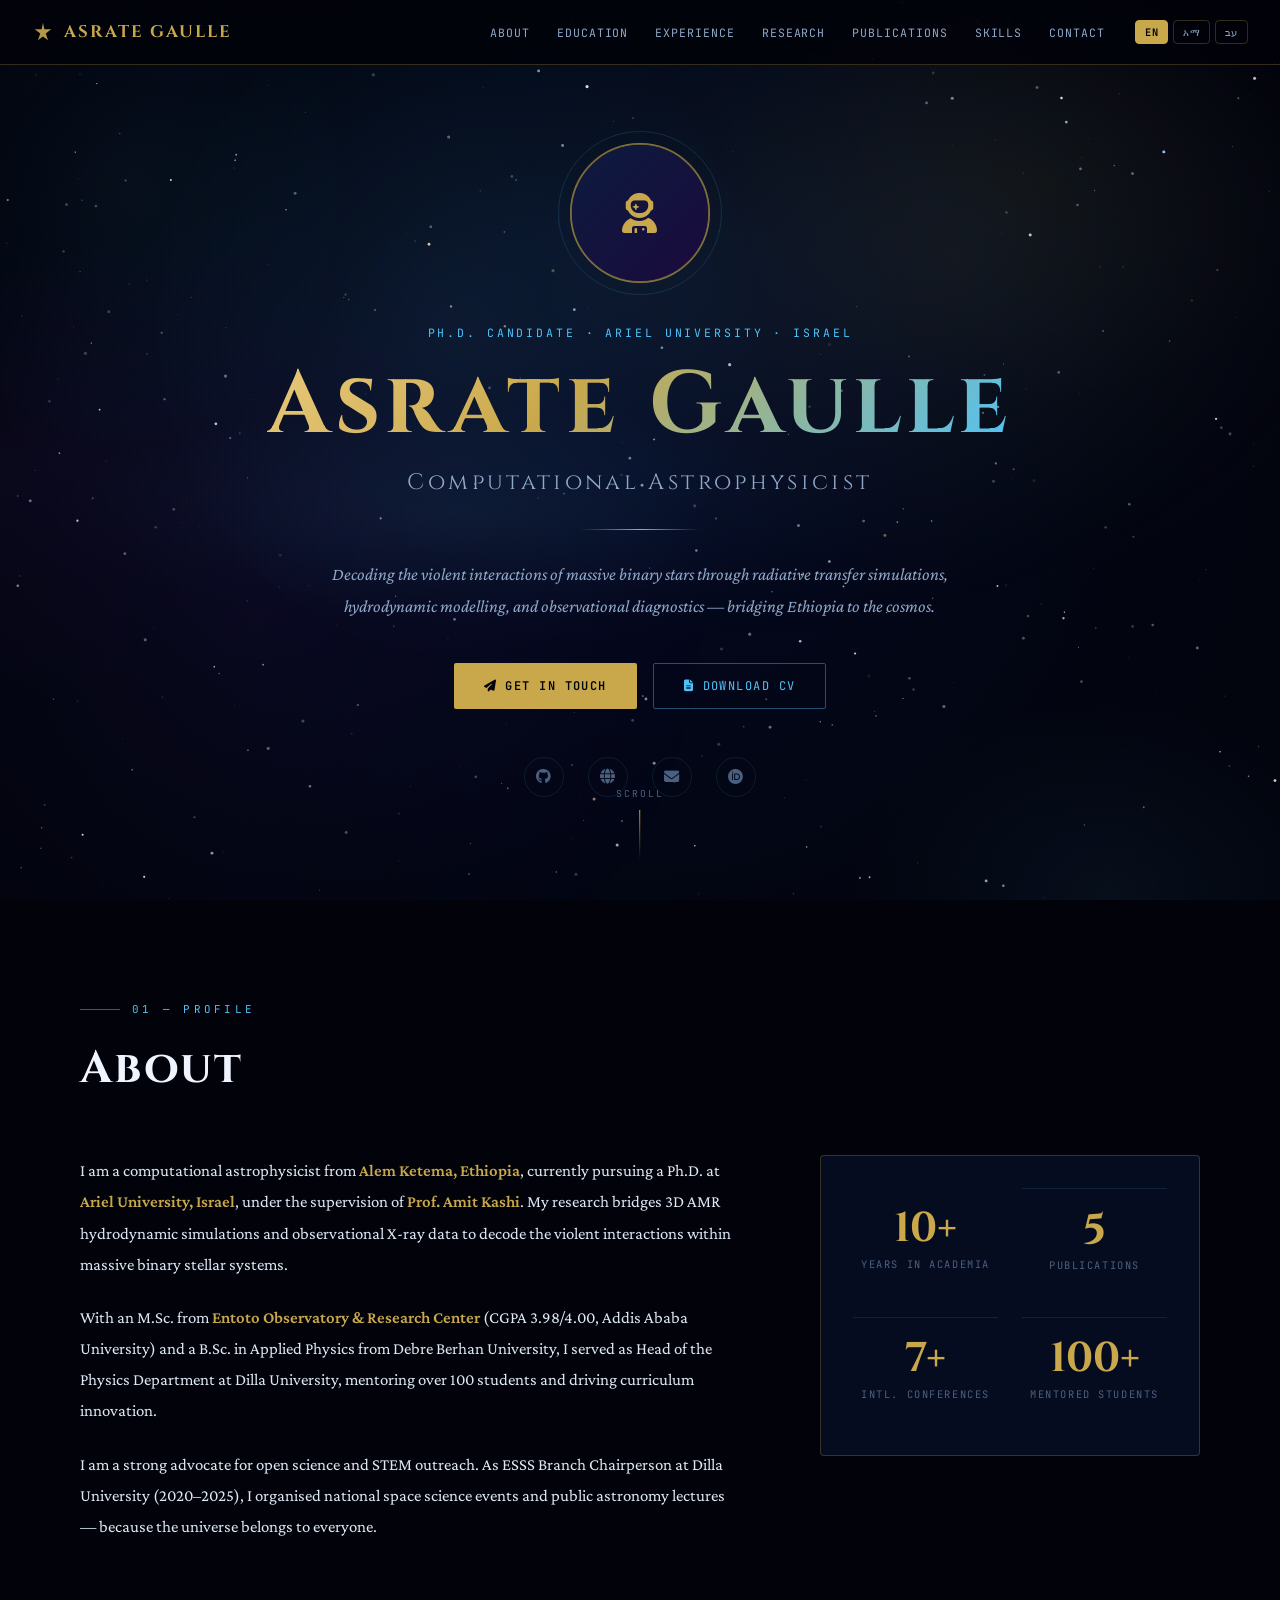
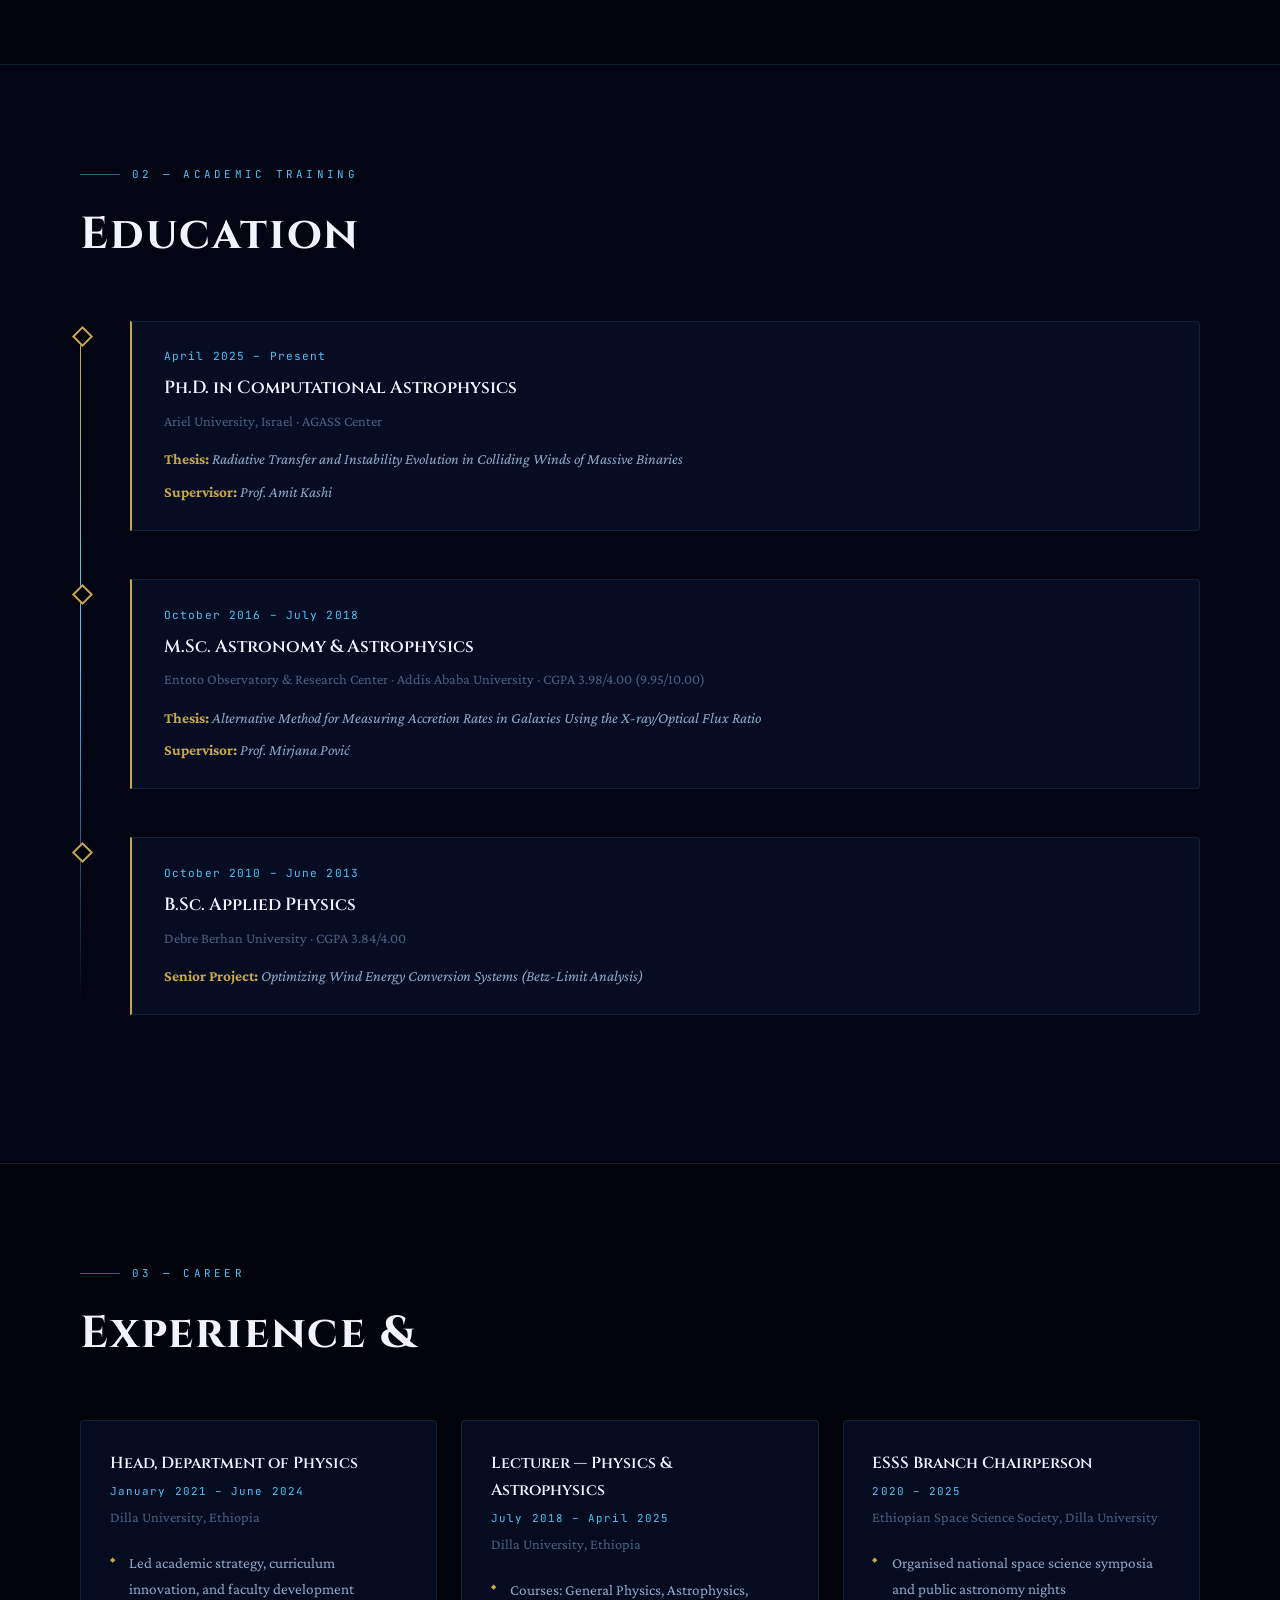
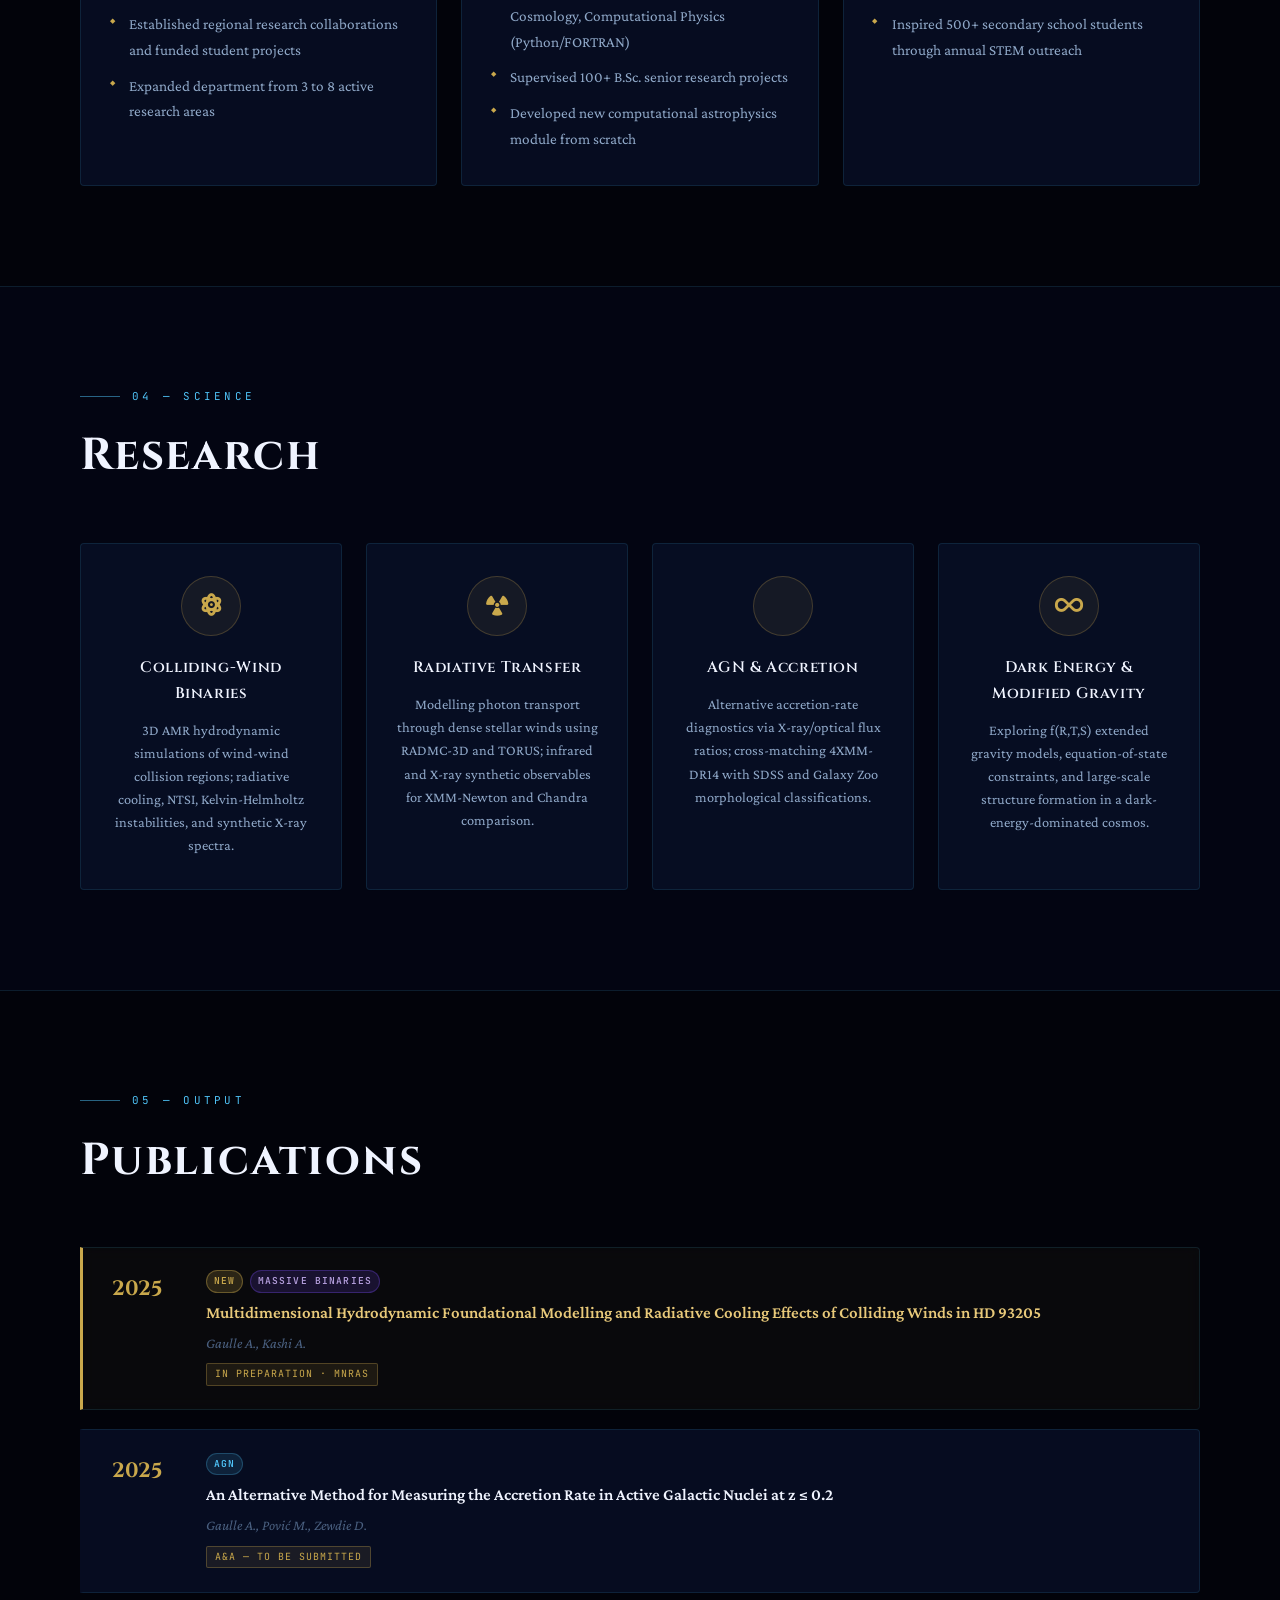
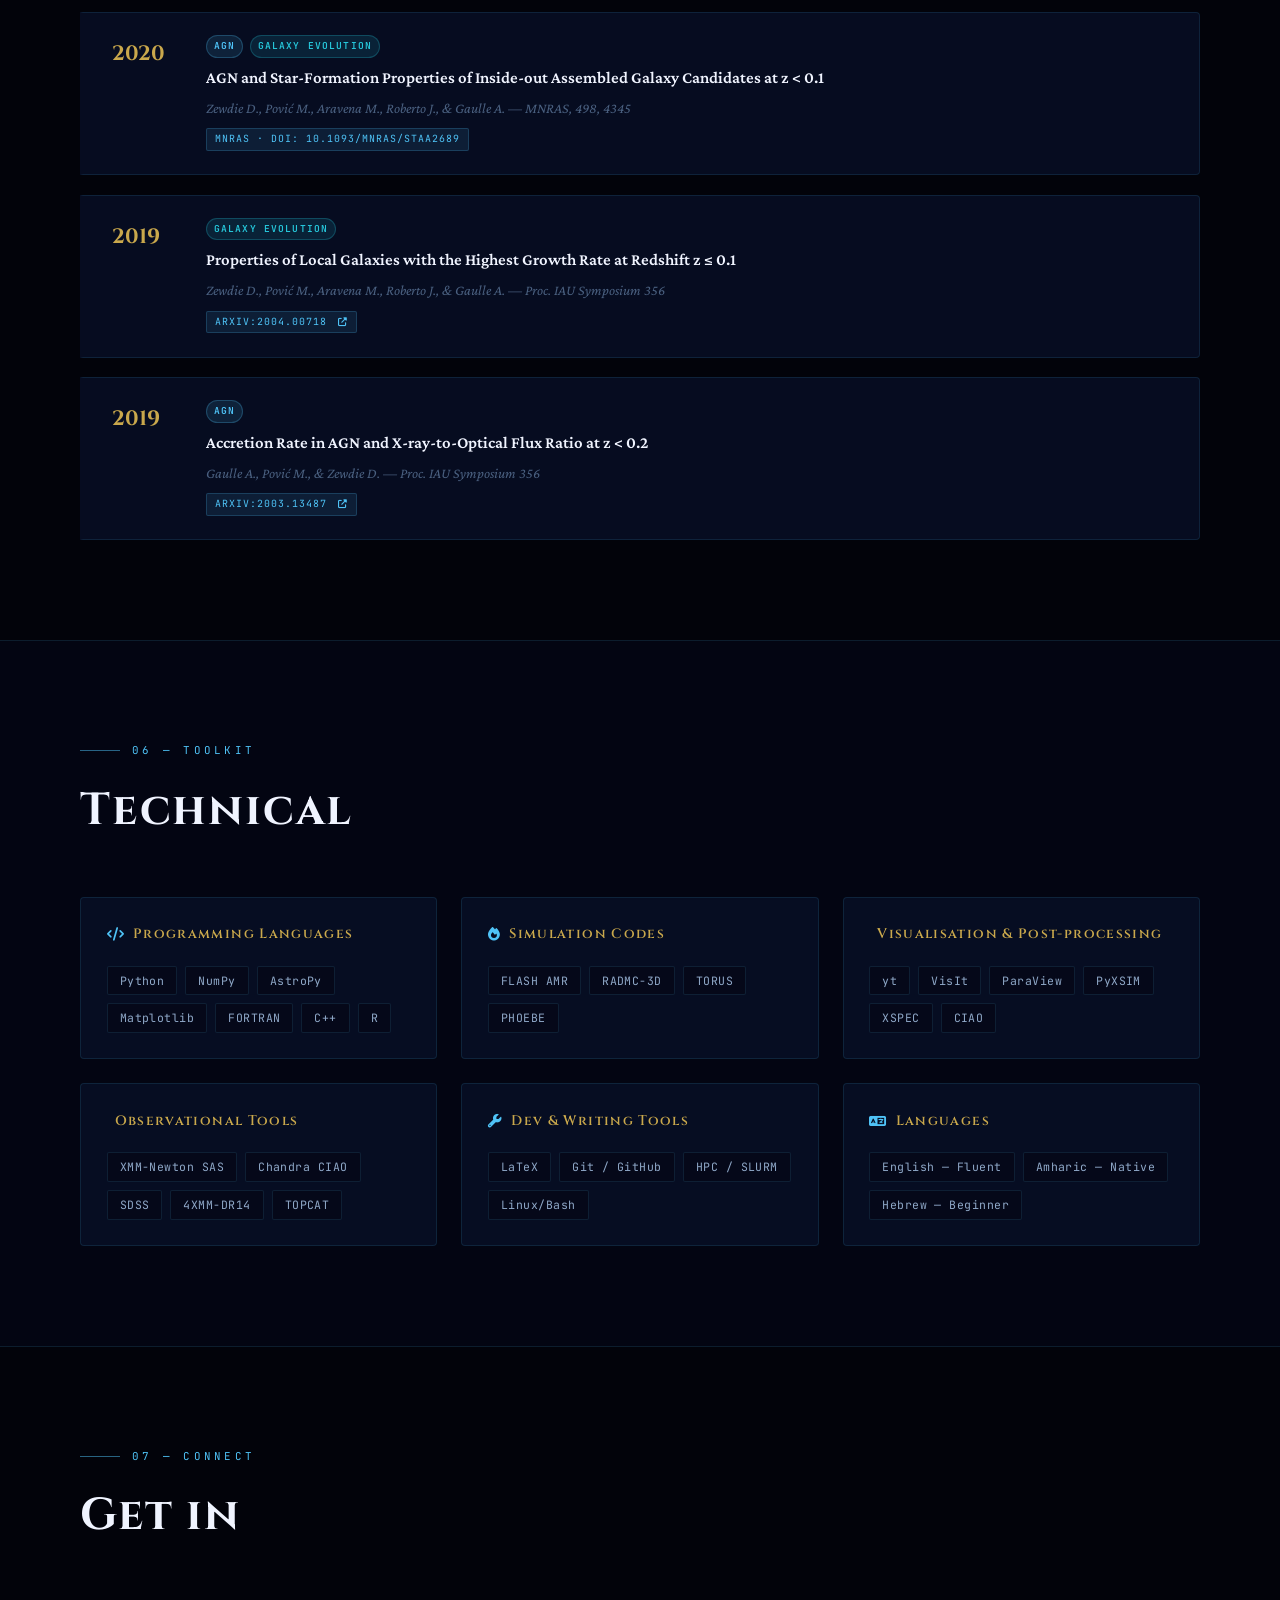
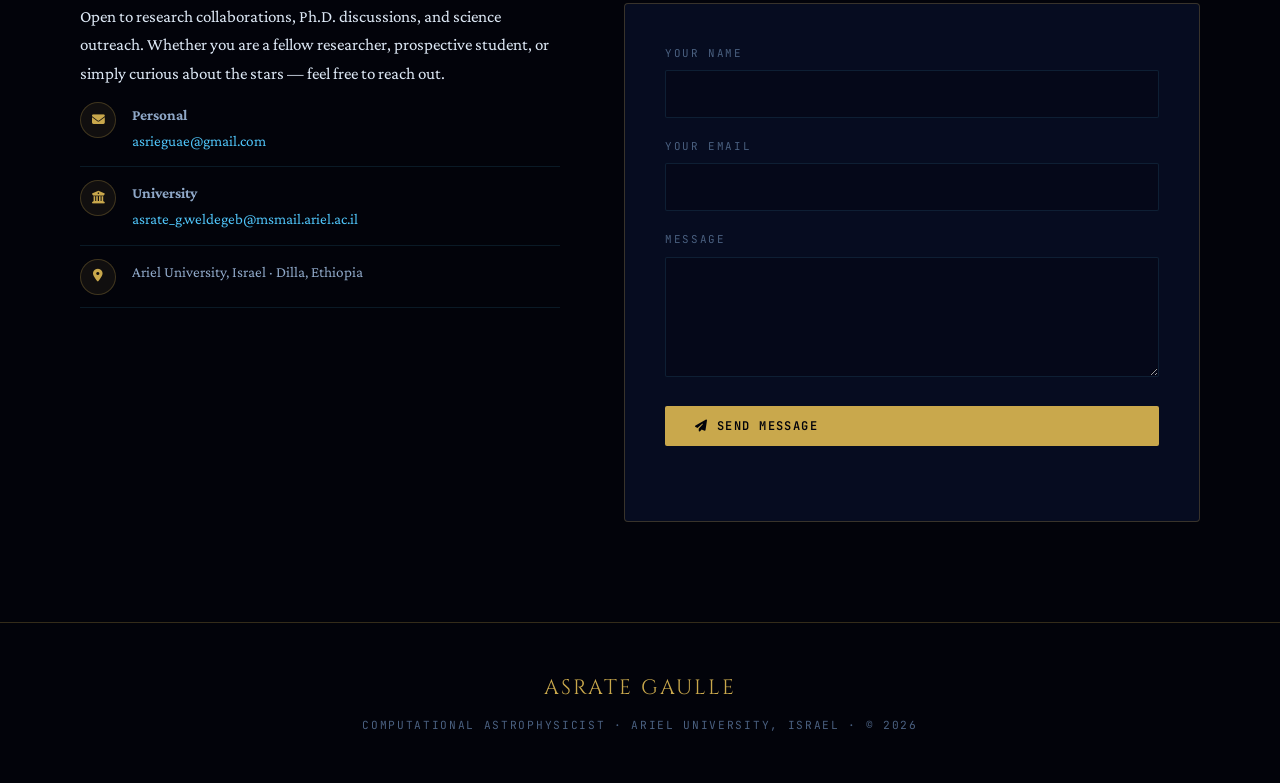
<file: index.html>
<!DOCTYPE html>
<html lang="en" dir="ltr">
<head>
<meta charset="UTF-8">
<meta name="google-site-verification" content="AbC123XyZ">
<meta name="google-site-verification" content="AbC123XyZ">

<meta name="viewport" content="width=device-width, initial-scale=1.0">
<meta name="description" content="Asrate Gaulle — Computational Astrophysicist, Ph.D. Candidate at Ariel University, Israel.">
<title>Asrate Gaulle | Computational Astrophysicist</title>

<link rel="preconnect" href="https://fonts.googleapis.com">
<link href="https://fonts.googleapis.com/css2?family=Cinzel:wght@400;600;700;900&family=Crimson+Pro:ital,wght@0,300;0,400;0,600;1,300;1,400&family=JetBrains+Mono:wght@300;400;500&display=swap" rel="stylesheet">
<link rel="stylesheet" href="https://cdnjs.cloudflare.com/ajax/libs/font-awesome/6.5.0/css/all.min.css">

<style>
/* ─────────────────────────────────────────────
   DESIGN SYSTEM
───────────────────────────────────────────── */
:root {
  --cosmos-black: #02030a;
  --deep-space: #050818;
  --nebula-blue: #0d1b3e;
  --star-white: #f0f4ff;
  --gold: #c9a84c;
  --gold-light: #e8c97a;
  --aurora-cyan: #4fc3f7;
  --aurora-violet: #7c4dff;
  --aurora-teal: #26c6da;
  --text-primary: #dde8f5;
  --text-secondary: #8fa8c8;
  --text-muted: #4a6080;
  --border: rgba(79, 195, 247, 0.12);
  --border-gold: rgba(201, 168, 76, 0.25);
  --card-bg: rgba(8, 16, 40, 0.75);
  --card-hover: rgba(13, 27, 70, 0.9);
  --font-display: 'Cinzel', serif;
  --font-body: 'Crimson Pro', Georgia, serif;
  --font-mono: 'JetBrains Mono', monospace;
}

*, *::before, *::after { margin: 0; padding: 0; box-sizing: border-box; }

html { scroll-behavior: smooth; }

body {
  font-family: var(--font-body);
  background-color: var(--cosmos-black);
  color: var(--text-primary);
  line-height: 1.7;
  overflow-x: hidden;
  font-size: 17px;
}

/* ─────────────────────────────────────────────
   COSMOS CANVAS BACKGROUND
───────────────────────────────────────────── */
#cosmos-canvas {
  position: fixed;
  top: 0; left: 0;
  width: 100%; height: 100%;
  z-index: 0;
  pointer-events: none;
}

.page-content { position: relative; z-index: 1; }

/* ─────────────────────────────────────────────
   SCROLLBAR
───────────────────────────────────────────── */
::-webkit-scrollbar { width: 6px; }
::-webkit-scrollbar-track { background: var(--cosmos-black); }
::-webkit-scrollbar-thumb { background: var(--aurora-cyan); border-radius: 3px; opacity: 0.5; }

/* ─────────────────────────────────────────────
   NAVBAR
───────────────────────────────────────────── */
.navbar {
  position: fixed; top: 0; width: 100%;
  background: rgba(2, 3, 10, 0.85);
  backdrop-filter: blur(20px);
  -webkit-backdrop-filter: blur(20px);
  border-bottom: 1px solid var(--border-gold);
  z-index: 1000;
  transition: all 0.3s ease;
}
.nav-inner {
  max-width: 1300px; margin: 0 auto;
  padding: 0 2rem;
  display: flex; align-items: center; justify-content: space-between;
  height: 64px;
}
.nav-brand {
  font-family: var(--font-display);
  font-size: 1.05rem;
  font-weight: 700;
  letter-spacing: 0.12em;
  color: var(--gold);
  text-decoration: none;
  display: flex; align-items: center; gap: 10px;
}
.nav-brand-star {
  width: 22px; height: 22px;
  animation: star-spin 20s linear infinite;
}
@keyframes star-spin {
  from { transform: rotate(0deg); }
  to { transform: rotate(360deg); }
}
.nav-links {
  display: flex; align-items: center;
  gap: 0.1rem; list-style: none;
}
.nav-links a {
  font-family: var(--font-mono);
  font-size: 0.72rem;
  letter-spacing: 0.08em;
  text-transform: uppercase;
  color: var(--text-secondary);
  text-decoration: none;
  padding: 0.5rem 0.8rem;
  border-radius: 4px;
  transition: all 0.2s ease;
  position: relative;
}
.nav-links a::after {
  content: '';
  position: absolute; bottom: 2px; left: 50%; right: 50%;
  height: 1px;
  background: var(--gold);
  transition: all 0.25s ease;
}
.nav-links a:hover { color: var(--gold-light); }
.nav-links a:hover::after { left: 10%; right: 10%; }

.lang-btns {
  display: flex; gap: 0.3rem; margin-left: 1rem;
}
.lang-btn {
  font-family: var(--font-mono);
  font-size: 0.65rem;
  font-weight: 500;
  letter-spacing: 0.05em;
  background: transparent;
  border: 1px solid var(--border-gold);
  color: var(--text-secondary);
  padding: 4px 9px;
  border-radius: 4px;
  cursor: pointer;
  transition: all 0.2s ease;
}
.lang-btn:hover, .lang-btn.active {
  background: var(--gold);
  color: var(--cosmos-black);
  border-color: var(--gold);
  font-weight: 700;
}

.hamburger {
  display: none; flex-direction: column; gap: 5px;
  cursor: pointer; padding: 4px;
}
.hamburger span {
  width: 24px; height: 2px;
  background: var(--text-secondary);
  border-radius: 2px;
  transition: all 0.3s ease;
}

/* ─────────────────────────────────────────────
   HERO
───────────────────────────────────────────── */
.hero {
  min-height: 100vh;
  display: flex; align-items: center; justify-content: center;
  padding: 100px 2rem 60px;
  text-align: center;
  position: relative;
}

.hero-nebula {
  position: absolute; inset: 0;
  background: radial-gradient(ellipse 80% 60% at 50% 30%, rgba(79,195,247,0.07) 0%, transparent 70%),
              radial-gradient(ellipse 60% 80% at 20% 70%, rgba(124,77,255,0.05) 0%, transparent 60%),
              radial-gradient(ellipse 50% 50% at 80% 20%, rgba(201,168,76,0.04) 0%, transparent 50%);
  pointer-events: none;
}

.hero-inner { max-width: 900px; }

.hero-orbit {
  width: 140px; height: 140px;
  margin: 0 auto 2.5rem;
  position: relative;
}
.hero-orbit-ring {
  position: absolute; inset: 0;
  border: 1px solid rgba(201,168,76,0.3);
  border-radius: 50%;
  animation: orbit-pulse 4s ease-in-out infinite;
}
.hero-orbit-ring:nth-child(2) {
  inset: -12px;
  border-color: rgba(79,195,247,0.15);
  animation-delay: -2s;
  animation-duration: 6s;
}
@keyframes orbit-pulse {
  0%, 100% { opacity: 0.4; transform: scale(1); }
  50% { opacity: 1; transform: scale(1.04); }
}
.hero-avatar {
  position: absolute; inset: 0;
  border-radius: 50%;
  overflow: hidden;
  border: 2px solid rgba(201,168,76,0.5);
}
.hero-avatar img {
  width: 100%; height: 100%; object-fit: cover;
}
.hero-avatar-placeholder {
  width: 100%; height: 100%;
  background: linear-gradient(135deg, var(--nebula-blue), #1a0a3e);
  display: flex; align-items: center; justify-content: center;
  font-size: 2.5rem; color: var(--gold);
}

.hero-eyebrow {
  font-family: var(--font-mono);
  font-size: 0.72rem;
  letter-spacing: 0.25em;
  text-transform: uppercase;
  color: var(--aurora-cyan);
  margin-bottom: 1.2rem;
  opacity: 0;
  animation: fade-up 0.8s ease 0.2s forwards;
}
.hero-name {
  font-family: var(--font-display);
  font-size: clamp(2.8rem, 7vw, 5.5rem);
  font-weight: 700;
  letter-spacing: 0.06em;
  line-height: 1;
  background: linear-gradient(135deg, var(--gold-light) 0%, var(--gold) 40%, var(--aurora-cyan) 100%);
  -webkit-background-clip: text; background-clip: text;
  color: transparent;
  margin-bottom: 0.8rem;
  opacity: 0;
  animation: fade-up 0.8s ease 0.4s forwards;
}
.hero-title {
  font-family: var(--font-display);
  font-size: clamp(1rem, 2.5vw, 1.4rem);
  font-weight: 400;
  letter-spacing: 0.15em;
  color: var(--text-secondary);
  margin-bottom: 1.8rem;
  opacity: 0;
  animation: fade-up 0.8s ease 0.6s forwards;
}
.hero-divider {
  width: 120px; height: 1px;
  background: linear-gradient(90deg, transparent, var(--gold), transparent);
  margin: 0 auto 1.8rem;
  opacity: 0;
  animation: fade-in 0.8s ease 0.8s forwards;
}
.hero-subtitle {
  font-size: 1.1rem;
  color: var(--text-secondary);
  max-width: 680px; margin: 0 auto 2.5rem;
  font-style: italic;
  line-height: 1.8;
  opacity: 0;
  animation: fade-up 0.8s ease 1s forwards;
}
.hero-cta {
  display: flex; gap: 1rem; justify-content: center;
  flex-wrap: wrap; margin-bottom: 3rem;
  opacity: 0;
  animation: fade-up 0.8s ease 1.2s forwards;
}
.btn {
  display: inline-flex; align-items: center; gap: 8px;
  padding: 12px 30px; border-radius: 2px;
  font-family: var(--font-mono);
  font-size: 0.75rem;
  letter-spacing: 0.12em;
  text-transform: uppercase;
  text-decoration: none;
  cursor: pointer; border: none;
  transition: all 0.3s ease;
  position: relative; overflow: hidden;
}
.btn::before {
  content: '';
  position: absolute; inset: 0;
  transform: translateX(-101%);
  transition: transform 0.3s ease;
}
.btn:hover::before { transform: translateX(0); }
.btn-gold {
  background: var(--gold);
  color: var(--cosmos-black);
  font-weight: 600;
}
.btn-gold::before { background: var(--gold-light); }
.btn-outline {
  background: transparent;
  color: var(--aurora-cyan);
  border: 1px solid rgba(79,195,247,0.4);
}
.btn-outline::before { background: rgba(79,195,247,0.1); }
.btn-outline:hover { border-color: var(--aurora-cyan); color: var(--aurora-cyan); }
.btn span { position: relative; z-index: 1; }

.hero-socials {
  display: flex; gap: 1.5rem; justify-content: center;
  opacity: 0; animation: fade-in 0.8s ease 1.4s forwards;
}
.hero-socials a {
  width: 40px; height: 40px;
  border: 1px solid var(--border);
  border-radius: 50%;
  display: flex; align-items: center; justify-content: center;
  color: var(--text-muted);
  text-decoration: none;
  font-size: 0.95rem;
  transition: all 0.3s ease;
}
.hero-socials a:hover {
  border-color: var(--gold);
  color: var(--gold);
  transform: translateY(-3px);
  box-shadow: 0 8px 24px rgba(201,168,76,0.2);
}

.scroll-hint {
  position: absolute; bottom: 2.5rem; left: 50%; transform: translateX(-50%);
  display: flex; flex-direction: column; align-items: center; gap: 8px;
  opacity: 0; animation: fade-in 1s ease 2s forwards;
}
.scroll-hint span {
  font-family: var(--font-mono); font-size: 0.6rem;
  letter-spacing: 0.2em; color: var(--text-muted); text-transform: uppercase;
}
.scroll-line {
  width: 1px; height: 50px;
  background: linear-gradient(to bottom, var(--gold), transparent);
  animation: scroll-pulse 2s ease-in-out infinite;
}
@keyframes scroll-pulse {
  0%, 100% { opacity: 0.3; transform: scaleY(0.6); }
  50% { opacity: 1; transform: scaleY(1); }
}

@keyframes fade-up {
  from { opacity: 0; transform: translateY(24px); }
  to { opacity: 1; transform: translateY(0); }
}
@keyframes fade-in {
  from { opacity: 0; }
  to { opacity: 1; }
}

/* ─────────────────────────────────────────────
   SECTIONS
───────────────────────────────────────────── */
.section {
  padding: 100px 0;
  position: relative;
}
.section-container {
  max-width: 1200px; margin: 0 auto; padding: 0 2.5rem;
}

.section-label {
  font-family: var(--font-mono);
  font-size: 0.68rem;
  letter-spacing: 0.3em;
  text-transform: uppercase;
  color: var(--aurora-cyan);
  margin-bottom: 0.8rem;
  display: flex; align-items: center; gap: 12px;
}
.section-label::before {
  content: '';
  width: 40px; height: 1px;
  background: var(--aurora-cyan);
  opacity: 0.5;
}
.section-title {
  font-family: var(--font-display);
  font-size: clamp(1.8rem, 4vw, 2.8rem);
  font-weight: 700;
  letter-spacing: 0.04em;
  color: var(--star-white);
  margin-bottom: 3rem;
}
.gold-accent { color: var(--gold); }

/* alternate section backgrounds */
.section-dark {
  background: rgba(5, 8, 24, 0.6);
  border-top: 1px solid var(--border);
  border-bottom: 1px solid var(--border);
}

/* ─────────────────────────────────────────────
   ABOUT
───────────────────────────────────────────── */
.about-layout {
  display: grid; grid-template-columns: 1fr 380px; gap: 5rem; align-items: start;
}
.about-text p {
  color: var(--text-primary); margin-bottom: 1.4rem;
  font-size: 1.05rem; line-height: 1.85;
}
.about-text p strong { color: var(--gold); font-weight: 600; }

.about-card {
  background: var(--card-bg);
  border: 1px solid var(--border-gold);
  border-radius: 4px;
  padding: 2rem;
  backdrop-filter: blur(10px);
}
.about-stats-grid {
  display: grid; grid-template-columns: 1fr 1fr; gap: 1.5rem;
}
.stat-box { text-align: center; padding: 1.2rem 0; }
.stat-box + .stat-box { border-top: 1px solid var(--border); }
.stat-num {
  font-family: var(--font-display);
  font-size: 2.6rem; font-weight: 700;
  color: var(--gold); line-height: 1;
  display: block;
}
.stat-label-text {
  font-family: var(--font-mono);
  font-size: 0.65rem; letter-spacing: 0.15em;
  text-transform: uppercase; color: var(--text-muted);
  margin-top: 0.4rem; display: block;
}

/* ─────────────────────────────────────────────
   EDUCATION TIMELINE
───────────────────────────────────────────── */
.timeline {
  position: relative; padding-left: 2px;
}
.timeline::before {
  content: '';
  position: absolute; left: 0; top: 12px; bottom: 12px;
  width: 1px;
  background: linear-gradient(to bottom, var(--gold), var(--aurora-cyan), transparent);
}
.timeline-item {
  position: relative; padding-left: 3rem; margin-bottom: 3rem;
}
.timeline-diamond {
  position: absolute; left: -7px; top: 8px;
  width: 15px; height: 15px;
  background: var(--cosmos-black);
  border: 2px solid var(--gold);
  transform: rotate(45deg);
}
.timeline-card {
  background: var(--card-bg);
  border: 1px solid var(--border);
  border-left: 2px solid var(--gold);
  border-radius: 0 4px 4px 0;
  padding: 1.6rem 2rem;
  backdrop-filter: blur(8px);
  transition: all 0.3s ease;
}
.timeline-card:hover {
  background: var(--card-hover);
  border-color: var(--border-gold);
  transform: translateX(4px);
}
.timeline-date {
  font-family: var(--font-mono); font-size: 0.7rem;
  letter-spacing: 0.1em; color: var(--aurora-cyan);
  margin-bottom: 0.5rem;
}
.timeline-card h3 {
  font-family: var(--font-display); font-size: 1.1rem;
  font-weight: 600; color: var(--star-white); margin-bottom: 0.3rem;
}
.timeline-card .inst {
  font-size: 0.9rem; color: var(--text-muted); margin-bottom: 0.8rem;
}
.timeline-card .thesis {
  font-size: 0.95rem; color: var(--text-secondary);
  font-style: italic;
}
.timeline-card .thesis strong { color: var(--gold); font-style: normal; }

/* ─────────────────────────────────────────────
   EXPERIENCE CARDS
───────────────────────────────────────────── */
.cards-grid {
  display: grid; grid-template-columns: repeat(auto-fill, minmax(320px, 1fr)); gap: 1.5rem;
}
.exp-card {
  background: var(--card-bg);
  border: 1px solid var(--border);
  border-radius: 4px;
  padding: 1.8rem;
  backdrop-filter: blur(8px);
  transition: all 0.3s ease;
  position: relative; overflow: hidden;
}
.exp-card::before {
  content: '';
  position: absolute; top: 0; left: 0; right: 0;
  height: 2px;
  background: linear-gradient(90deg, var(--gold), var(--aurora-cyan));
  transform: scaleX(0); transform-origin: left;
  transition: transform 0.3s ease;
}
.exp-card:hover { background: var(--card-hover); border-color: var(--border-gold); transform: translateY(-4px); }
.exp-card:hover::before { transform: scaleX(1); }
.exp-card h3 {
  font-family: var(--font-display); font-size: 1rem; font-weight: 600;
  color: var(--star-white); margin-bottom: 0.3rem;
}
.exp-card .period {
  font-family: var(--font-mono); font-size: 0.68rem; letter-spacing: 0.1em;
  color: var(--aurora-cyan); margin-bottom: 0.3rem;
}
.exp-card .place { font-size: 0.9rem; color: var(--text-muted); margin-bottom: 1rem; }
.exp-card ul { list-style: none; }
.exp-card ul li {
  font-size: 0.95rem; color: var(--text-secondary);
  padding: 0.3rem 0; padding-left: 1.2rem; position: relative;
}
.exp-card ul li::before {
  content: '◆'; position: absolute; left: 0;
  color: var(--gold); font-size: 0.45rem; top: 0.55rem;
}

/* ─────────────────────────────────────────────
   RESEARCH INTERESTS
───────────────────────────────────────────── */
.research-grid {
  display: grid; grid-template-columns: repeat(auto-fill, minmax(260px, 1fr)); gap: 1.5rem;
}
.research-card {
  background: var(--card-bg);
  border: 1px solid var(--border);
  border-radius: 4px;
  padding: 2rem 1.8rem;
  backdrop-filter: blur(8px);
  transition: all 0.3s ease;
  text-align: center;
}
.research-card:hover {
  background: var(--card-hover);
  border-color: rgba(79,195,247,0.3);
  transform: translateY(-4px);
  box-shadow: 0 20px 50px rgba(0,0,0,0.4);
}
.research-icon {
  width: 60px; height: 60px;
  background: rgba(201,168,76,0.08);
  border: 1px solid var(--border-gold);
  border-radius: 50%;
  display: flex; align-items: center; justify-content: center;
  margin: 0 auto 1.2rem;
  font-size: 1.4rem; color: var(--gold);
  transition: all 0.3s ease;
}
.research-card:hover .research-icon {
  background: rgba(201,168,76,0.18);
  transform: scale(1.1);
}
.research-card h3 {
  font-family: var(--font-display); font-size: 0.95rem; font-weight: 600;
  color: var(--star-white); margin-bottom: 0.8rem; letter-spacing: 0.04em;
}
.research-card p { font-size: 0.9rem; color: var(--text-secondary); line-height: 1.6; }

/* ─────────────────────────────────────────────
   PUBLICATIONS
───────────────────────────────────────────── */
.pub-list { display: flex; flex-direction: column; gap: 1.2rem; }
.pub-item {
  background: var(--card-bg);
  border: 1px solid var(--border);
  border-left: 3px solid transparent;
  border-radius: 0 4px 4px 0;
  padding: 1.4rem 1.8rem;
  display: grid; grid-template-columns: 70px 1fr;
  gap: 1.5rem; align-items: start;
  backdrop-filter: blur(8px);
  transition: all 0.3s ease;
}
.pub-item:hover {
  background: var(--card-hover);
  border-left-color: var(--gold);
  transform: translateX(4px);
}
.pub-year {
  font-family: var(--font-display); font-size: 1.3rem; font-weight: 700;
  color: var(--gold); padding-top: 0.1rem;
}
.pub-content h4 {
  font-family: var(--font-body); font-size: 1.05rem;
  font-weight: 600; color: var(--star-white); margin-bottom: 0.4rem; line-height: 1.4;
}
.pub-content p { font-size: 0.9rem; color: var(--text-muted); font-style: italic; }
.pub-badge {
  display: inline-block;
  font-family: var(--font-mono); font-size: 0.62rem;
  letter-spacing: 0.1em; text-transform: uppercase;
  padding: 2px 8px; border-radius: 2px; margin-top: 0.5rem;
  background: rgba(79,195,247,0.1); color: var(--aurora-cyan);
  border: 1px solid rgba(79,195,247,0.2);
  text-decoration: none;
}
.pub-badge--prep {
  background: rgba(201,168,76,0.1); color: var(--gold);
  border-color: rgba(201,168,76,0.3);
}
.pub-badge--link { cursor: pointer; transition: all 0.2s ease; }
.pub-badge--link:hover { background: rgba(79,195,247,0.25); border-color: var(--aurora-cyan); }
.pub-badge--link i { font-size: 0.55rem; margin-left: 4px; }
.pub-type-row { display: flex; gap: 0.4rem; flex-wrap: wrap; margin-bottom: 0.5rem; }
.pub-type {
  font-family: var(--font-mono); font-size: 0.6rem; letter-spacing: 0.12em;
  text-transform: uppercase; padding: 2px 7px; border-radius: 20px; font-weight: 600;
}
.pub-type--new  { background: rgba(201,168,76,0.18); color: var(--gold); border: 1px solid rgba(201,168,76,0.4); }
.pub-type--cwb  { background: rgba(124,77,255,0.15); color: #b39ddb; border: 1px solid rgba(124,77,255,0.3); }
.pub-type--agn  { background: rgba(79,195,247,0.12); color: var(--aurora-cyan); border: 1px solid rgba(79,195,247,0.25); }
.pub-type--gal  { background: rgba(38,198,218,0.12); color: var(--aurora-teal); border: 1px solid rgba(38,198,218,0.25); }
.pub-item--featured { border-left-color: var(--gold) !important; background: rgba(201,168,76,0.04) !important; }
.pub-item--featured h4 { color: var(--gold-light); }

/* ─────────────────────────────────────────────
   SKILLS
───────────────────────────────────────────── */
.skills-layout {
  display: grid; grid-template-columns: repeat(auto-fill, minmax(280px, 1fr)); gap: 1.5rem;
}
.skill-group {
  background: var(--card-bg);
  border: 1px solid var(--border);
  border-radius: 4px; padding: 1.6rem;
  backdrop-filter: blur(8px);
}
.skill-group-title {
  font-family: var(--font-display); font-size: 0.85rem;
  font-weight: 600; letter-spacing: 0.1em;
  color: var(--gold); margin-bottom: 1.2rem;
  display: flex; align-items: center; gap: 8px;
}
.skill-group-title i { color: var(--aurora-cyan); }
.skill-tags { display: flex; flex-wrap: wrap; gap: 0.5rem; }
.skill-tag {
  font-family: var(--font-mono); font-size: 0.72rem;
  letter-spacing: 0.04em;
  background: rgba(5,8,24,0.8);
  border: 1px solid var(--border);
  color: var(--text-secondary);
  padding: 4px 12px; border-radius: 2px;
  transition: all 0.2s ease;
}
.skill-tag:hover {
  border-color: var(--gold);
  color: var(--gold-light);
  background: rgba(201,168,76,0.06);
}

/* ─────────────────────────────────────────────
   CONTACT
───────────────────────────────────────────── */
.contact-layout {
  display: grid; grid-template-columns: 1fr 1.2fr; gap: 4rem; align-items: start;
}
.contact-info p {
  font-size: 1.05rem; color: var(--text-secondary);
  margin-bottom: 2rem; line-height: 1.8;
}
.contact-item {
  display: flex; align-items: flex-start; gap: 1rem;
  padding: 0.8rem 0;
  border-bottom: 1px solid var(--border);
}
.contact-icon {
  width: 36px; height: 36px;
  background: rgba(201,168,76,0.08);
  border: 1px solid var(--border-gold);
  border-radius: 50%;
  display: flex; align-items: center; justify-content: center;
  color: var(--gold); font-size: 0.8rem;
  flex-shrink: 0;
}
.contact-item-text { font-size: 0.95rem; color: var(--text-secondary); }
.contact-item-text a { color: var(--aurora-cyan); text-decoration: none; }
.contact-item-text a:hover { color: var(--gold-light); }

.contact-form-card {
  background: var(--card-bg);
  border: 1px solid var(--border-gold);
  border-radius: 4px; padding: 2.5rem;
  backdrop-filter: blur(12px);
}
.form-field { margin-bottom: 1.2rem; }
.form-label {
  display: block;
  font-family: var(--font-mono); font-size: 0.68rem;
  letter-spacing: 0.15em; text-transform: uppercase;
  color: var(--text-muted); margin-bottom: 0.5rem;
}
.form-input, .form-textarea {
  width: 100%;
  background: rgba(5,8,24,0.8);
  border: 1px solid var(--border);
  border-radius: 2px; padding: 0.9rem 1rem;
  color: var(--text-primary);
  font-family: var(--font-body); font-size: 0.95rem;
  transition: border-color 0.2s ease;
}
.form-input:focus, .form-textarea:focus {
  outline: none; border-color: var(--gold);
}
.form-textarea { resize: vertical; min-height: 120px; }
.form-status {
  margin-top: 1rem; padding: 0.6rem;
  border-radius: 2px; font-size: 0.85rem; text-align: center;
}

/* ─────────────────────────────────────────────
   FOOTER
───────────────────────────────────────────── */
footer {
  padding: 3rem 2rem;
  border-top: 1px solid var(--border-gold);
  text-align: center;
}
.footer-brand {
  font-family: var(--font-display); font-size: 1.3rem;
  color: var(--gold); letter-spacing: 0.1em; margin-bottom: 0.6rem;
}
.footer-sub {
  font-family: var(--font-mono); font-size: 0.7rem;
  letter-spacing: 0.15em; color: var(--text-muted); text-transform: uppercase;
}

/* ─────────────────────────────────────────────
   REVEAL ANIMATIONS
───────────────────────────────────────────── */
.reveal {
  opacity: 0; transform: translateY(30px);
  transition: opacity 0.7s ease, transform 0.7s ease;
}
.reveal.visible { opacity: 1; transform: translateY(0); }
.reveal-delay-1 { transition-delay: 0.1s; }
.reveal-delay-2 { transition-delay: 0.2s; }
.reveal-delay-3 { transition-delay: 0.3s; }

/* ─────────────────────────────────────────────
   MOBILE
───────────────────────────────────────────── */
@media (max-width: 900px) {
  .about-layout, .contact-layout { grid-template-columns: 1fr; }
  .about-card { margin-top: 0; }
}
@media (max-width: 768px) {
  .nav-links { display: none; flex-direction: column; position: absolute; top: 64px; left: 0; right: 0; background: rgba(2,3,10,0.97); padding: 1rem; border-bottom: 1px solid var(--border-gold); }
  .nav-links.open { display: flex; }
  .nav-links li { padding: 0.3rem 0; }
  .hamburger { display: flex; }
  .hero { padding-top: 80px; }
  .hero-name { font-size: 2.5rem; }
  .section { padding: 70px 0; }
  .cards-grid, .research-grid { grid-template-columns: 1fr; }
  .pub-item { grid-template-columns: 55px 1fr; }
}
</style>
</head>
<body>

<!-- ═══════════════════════════════════════
     COSMOS CANVAS
════════════════════════════════════════ -->
<canvas id="cosmos-canvas"></canvas>

<div class="page-content">

<!-- ═══════════════════════════════════════
     NAVBAR
════════════════════════════════════════ -->
<nav class="navbar">
  <div class="nav-inner">
    <a href="#" class="nav-brand">
      <svg class="nav-brand-star" viewBox="0 0 24 24" fill="none" xmlns="http://www.w3.org/2000/svg">
        <path d="M12 2L13.5 9H21L15 13.5L17.5 21L12 17L6.5 21L9 13.5L3 9H10.5L12 2Z" fill="#c9a84c" opacity="0.9"/>
      </svg>
      <span data-i18n="brand">ASRATE GAULLE</span>
    </a>

    <ul class="nav-links" id="navLinks">
      <li><a href="#about" data-i18n="nav.about">About</a></li>
      <li><a href="#education" data-i18n="nav.edu">Education</a></li>
      <li><a href="#experience" data-i18n="nav.exp">Experience</a></li>
      <li><a href="#research" data-i18n="nav.research">Research</a></li>
      <li><a href="#publications" data-i18n="nav.pubs">Publications</a></li>
      <li><a href="#skills" data-i18n="nav.skills">Skills</a></li>
      <li><a href="#contact" data-i18n="nav.contact">Contact</a></li>
      <li>
        <div class="lang-btns">
          <button class="lang-btn active" data-lang="en">EN</button>
          <button class="lang-btn" data-lang="am">አማ</button>
          <button class="lang-btn" data-lang="he">עב</button>
        </div>
      </li>
    </ul>

    <div class="hamburger" id="hamburger">
      <span></span><span></span><span></span>
    </div>
  </div>
</nav>

<!-- ═══════════════════════════════════════
     HERO
════════════════════════════════════════ -->
<section class="hero" id="home">
  <div class="hero-nebula"></div>
  <div class="hero-inner">

    <div class="hero-orbit">
      <div class="hero-orbit-ring"></div>
      <div class="hero-orbit-ring"></div>
      <div class="hero-avatar">
        <div class="hero-avatar-placeholder">
          <i class="fas fa-user-astronaut"></i>
        </div>
      </div>
    </div>

    <p class="hero-eyebrow" data-i18n="hero.eyebrow">Ph.D. Candidate · Ariel University · Israel</p>
    <h1 class="hero-name" data-i18n="hero.name">Asrate Gaulle</h1>
    <h2 class="hero-title" data-i18n="hero.title">Computational Astrophysicist</h2>
    <div class="hero-divider"></div>
    <p class="hero-subtitle" data-i18n="hero.sub">Decoding the violent interactions of massive binary stars through radiative transfer simulations, hydrodynamic modelling, and observational diagnostics — bridging Ethiopia to the cosmos.</p>

    <div class="hero-cta">
      <a href="#contact" class="btn btn-gold"><span><i class="fas fa-paper-plane"></i> <span data-i18n="hero.cta1">Get in Touch</span></span></a>
      <a href="#" id="cvBtn" class="btn btn-outline"><span><i class="fas fa-file-alt"></i> <span data-i18n="hero.cta2">Download CV</span></span></a>
    </div>

    <div class="hero-socials">
      <a href="https://github.com/asrate_g" target="_blank" aria-label="GitHub"><i class="fab fa-github"></i></a>
      <a href="https://asrieguae.wixsite.com/site" target="_blank" aria-label="Website"><i class="fas fa-globe"></i></a>
      <a href="mailto:asrieguae@gmail.com" aria-label="Email"><i class="fas fa-envelope"></i></a>
      <a href="https://orcid.org/" target="_blank" aria-label="ORCID"><i class="fab fa-orcid"></i></a>
    </div>
  </div>

  <div class="scroll-hint">
    <span data-i18n="hero.scroll">Scroll</span>
    <div class="scroll-line"></div>
  </div>
</section>

<!-- ═══════════════════════════════════════
     ABOUT
════════════════════════════════════════ -->
<section class="section" id="about">
  <div class="section-container">
    <p class="section-label reveal" data-i18n="sec.about_label">01 — Profile</p>
    <h2 class="section-title reveal" data-i18n="sec.about_title">About <span class="gold-accent">Me</span></h2>

    <div class="about-layout">
      <div class="about-text reveal">
        <p data-i18n="about.p1">I am a computational astrophysicist from <strong>Alem Ketema, Ethiopia</strong>, currently pursuing a Ph.D. at <strong>Ariel University, Israel</strong>, under the supervision of <strong>Prof. Amit Kashi</strong>. My research bridges 3D AMR hydrodynamic simulations and observational X-ray data to decode the violent interactions within massive binary stellar systems.</p>
        <p data-i18n="about.p2">With an M.Sc. from <strong>Entoto Observatory & Research Center</strong> (CGPA 3.98/4.00, Addis Ababa University) and a B.Sc. in Applied Physics from Debre Berhan University, I served as Head of the Physics Department at Dilla University, mentoring over 100 students and driving curriculum innovation in Ethiopia.</p>
        <p data-i18n="about.p3">I am a strong advocate for open science and STEM outreach. As ESSS Branch Chairperson at Dilla University (2020–2025), I organised national space science events and public astronomy lectures — because the universe belongs to everyone.</p>
      </div>

      <div class="about-card reveal reveal-delay-2">
        <div class="about-stats-grid">
          <div class="stat-box"><span class="stat-num">10+</span><span class="stat-label-text" data-i18n="stat.yrs">Years in Academia</span></div>
          <div class="stat-box"><span class="stat-num">5</span><span class="stat-label-text" data-i18n="stat.pubs">Publications</span></div>
          <div class="stat-box"><span class="stat-num">7+</span><span class="stat-label-text" data-i18n="stat.conf">Intl. Conferences</span></div>
          <div class="stat-box"><span class="stat-num">100+</span><span class="stat-label-text" data-i18n="stat.stu">Mentored Students</span></div>
        </div>
      </div>
    </div>
  </div>
</section>

<!-- ═══════════════════════════════════════
     EDUCATION
════════════════════════════════════════ -->
<section class="section section-dark" id="education">
  <div class="section-container">
    <p class="section-label reveal" data-i18n="sec.edu_label">02 — Academic Training</p>
    <h2 class="section-title reveal" data-i18n="sec.edu_title">Education</h2>

    <div class="timeline">
      <div class="timeline-item reveal">
        <div class="timeline-diamond"></div>
        <div class="timeline-card">
          <div class="timeline-date" data-i18n="edu.phd_date">April 2025 – Present</div>
          <h3 data-i18n="edu.phd_deg">Ph.D. in Computational Astrophysics</h3>
          <p class="inst">Ariel University, Israel · AGASS Center</p>
          <p class="thesis"><strong data-i18n="edu.thesis_label">Thesis:</strong> <span data-i18n="edu.phd_thesis">Radiative Transfer and Instability Evolution in Colliding Winds of Massive Binaries</span></p>
          <p class="thesis" style="margin-top:0.4rem"><strong data-i18n="edu.sup_label">Supervisor:</strong> <span data-i18n="edu.phd_sup">Prof. Amit Kashi</span></p>
        </div>
      </div>

      <div class="timeline-item reveal reveal-delay-1">
        <div class="timeline-diamond"></div>
        <div class="timeline-card">
          <div class="timeline-date" data-i18n="edu.msc_date">October 2016 – July 2018</div>
          <h3 data-i18n="edu.msc_deg">M.Sc. Astronomy & Astrophysics</h3>
          <p class="inst">Entoto Observatory & Research Center · Addis Ababa University · CGPA 3.98/4.00 (9.95/10.00)</p>
          <p class="thesis"><strong data-i18n="edu.thesis_label">Thesis:</strong> <span data-i18n="edu.msc_thesis">Alternative Method for Measuring Accretion Rates in Galaxies Using the X-ray/Optical Flux Ratio</span></p>
          <p class="thesis" style="margin-top:0.4rem"><strong data-i18n="edu.sup_label">Supervisor:</strong> Prof. Mirjana Pović</p>
        </div>
      </div>

      <div class="timeline-item reveal reveal-delay-2">
        <div class="timeline-diamond"></div>
        <div class="timeline-card">
          <div class="timeline-date" data-i18n="edu.bsc_date">October 2010 – June 2013</div>
          <h3 data-i18n="edu.bsc_deg">B.Sc. Applied Physics</h3>
          <p class="inst">Debre Berhan University · CGPA 3.84/4.00</p>
          <p class="thesis"><strong data-i18n="edu.proj_label">Senior Project:</strong> <span data-i18n="edu.bsc_proj">Optimizing Wind Energy Conversion Systems (Betz-Limit Analysis)</span></p>
        </div>
      </div>
    </div>
  </div>
</section>

<!-- ═══════════════════════════════════════
     EXPERIENCE
════════════════════════════════════════ -->
<section class="section" id="experience">
  <div class="section-container">
    <p class="section-label reveal" data-i18n="sec.exp_label">03 — Career</p>
    <h2 class="section-title reveal" data-i18n="sec.exp_title">Experience & <span class="gold-accent">Leadership</span></h2>

    <div class="cards-grid">
      <div class="exp-card reveal">
        <h3 data-i18n="exp.head_title">Head, Department of Physics</h3>
        <div class="period" data-i18n="exp.head_period">January 2021 – June 2024</div>
        <div class="place">Dilla University, Ethiopia</div>
        <ul>
          <li data-i18n="exp.head_li1">Led academic strategy, curriculum innovation, and faculty development</li>
          <li data-i18n="exp.head_li2">Established regional research collaborations and funded student projects</li>
          <li data-i18n="exp.head_li3">Expanded department from 3 to 8 active research areas</li>
        </ul>
      </div>
      <div class="exp-card reveal reveal-delay-1">
        <h3 data-i18n="exp.lec_title">Lecturer — Physics & Astrophysics</h3>
        <div class="period" data-i18n="exp.lec_period">July 2018 – April 2025</div>
        <div class="place">Dilla University, Ethiopia</div>
        <ul>
          <li data-i18n="exp.lec_li1">Courses: General Physics, Astrophysics, Cosmology, Computational Physics (Python/FORTRAN)</li>
          <li data-i18n="exp.lec_li2">Supervised 100+ B.Sc. senior research projects</li>
          <li data-i18n="exp.lec_li3">Developed new computational astrophysics module from scratch</li>
        </ul>
      </div>
      <div class="exp-card reveal reveal-delay-2">
        <h3 data-i18n="exp.esss_title">ESSS Branch Chairperson</h3>
        <div class="period" data-i18n="exp.esss_period">2020 – 2025</div>
        <div class="place">Ethiopian Space Science Society, Dilla University</div>
        <ul>
          <li data-i18n="exp.esss_li1">Organised national space science symposia and public astronomy nights</li>
          <li data-i18n="exp.esss_li2">Inspired 500+ secondary school students through annual STEM outreach</li>
        </ul>
      </div>
    </div>
  </div>
</section>

<!-- ═══════════════════════════════════════
     RESEARCH
════════════════════════════════════════ -->
<section class="section section-dark" id="research">
  <div class="section-container">
    <p class="section-label reveal" data-i18n="sec.res_label">04 — Science</p>
    <h2 class="section-title reveal" data-i18n="sec.res_title">Research <span class="gold-accent">Interests</span></h2>

    <div class="research-grid">
      <div class="research-card reveal">
        <div class="research-icon"><i class="fas fa-atom"></i></div>
        <h3 data-i18n="res.cwb_title">Colliding-Wind Binaries</h3>
        <p data-i18n="res.cwb_desc">3D AMR hydrodynamic simulations of wind-wind collision regions; radiative cooling, NTSI, Kelvin-Helmholtz instabilities, and synthetic X-ray spectra.</p>
      </div>
      <div class="research-card reveal reveal-delay-1">
        <div class="research-icon"><i class="fas fa-radiation"></i></div>
        <h3 data-i18n="res.rt_title">Radiative Transfer</h3>
        <p data-i18n="res.rt_desc">Modelling photon transport through dense stellar winds using RADMC-3D and TORUS; infrared and X-ray synthetic observables for comparison with XMM-Newton and Chandra.</p>
      </div>
      <div class="research-card reveal reveal-delay-2">
        <div class="research-icon"><i class="fas fa-galaxy"></i></div>
        <h3 data-i18n="res.agn_title">AGN & Accretion</h3>
        <p data-i18n="res.agn_desc">Alternative accretion-rate diagnostics via X-ray/optical flux ratios; cross-matching 4XMM-DR14 with SDSS and Galaxy Zoo morphological classifications.</p>
      </div>
      <div class="research-card reveal reveal-delay-3">
        <div class="research-icon"><i class="fas fa-infinity"></i></div>
        <h3 data-i18n="res.de_title">Dark Energy & Modified Gravity</h3>
        <p data-i18n="res.de_desc">Exploring f(R,T,S) extended gravity models, equation-of-state constraints, and large-scale structure formation in a dark-energy-dominated cosmos.</p>
      </div>
    </div>
  </div>
</section>

<!-- ═══════════════════════════════════════
     PUBLICATIONS
════════════════════════════════════════ -->
<section class="section" id="publications">
  <div class="section-container">
    <p class="section-label reveal" data-i18n="sec.pub_label">05 — Output</p>
    <h2 class="section-title reveal" data-i18n="sec.pub_title">Publications</h2>

    <div class="pub-list">

      <!-- P1: CWB HD 93205 — in prep -->
      <div class="pub-item reveal pub-item--featured">
        <div class="pub-year">2025</div>
        <div class="pub-content">
          <div class="pub-type-row"><span class="pub-type pub-type--new">New</span><span class="pub-type pub-type--cwb">Massive Binaries</span></div>
          <h4>Multidimensional Hydrodynamic Foundational Modelling and Radiative Cooling Effects of Colliding Winds in HD 93205</h4>
          <p>Gaulle A., Kashi A.</p>
          <span class="pub-badge pub-badge--prep">In Preparation · MNRAS</span>
        </div>
      </div>

      <!-- P2: AGN accretion rate A&A -->
      <div class="pub-item reveal reveal-delay-1">
        <div class="pub-year">2025</div>
        <div class="pub-content">
          <div class="pub-type-row"><span class="pub-type pub-type--agn">AGN</span></div>
          <h4>An Alternative Method for Measuring the Accretion Rate in Active Galactic Nuclei at z ≤ 0.2</h4>
          <p>Gaulle A., Pović M., Zewdie D.</p>
          <span class="pub-badge pub-badge--prep">A&amp;A — To be submitted</span>
        </div>
      </div>

      <!-- P3: MNRAS 2020 -->
      <div class="pub-item reveal reveal-delay-2">
        <div class="pub-year">2020</div>
        <div class="pub-content">
          <div class="pub-type-row"><span class="pub-type pub-type--agn">AGN</span><span class="pub-type pub-type--gal">Galaxy Evolution</span></div>
          <h4>AGN and Star-Formation Properties of Inside-out Assembled Galaxy Candidates at z &lt; 0.1</h4>
          <p>Zewdie D., Pović M., Aravena M., Roberto J., &amp; Gaulle A. — <em>MNRAS, 498, 4345</em></p>
          <span class="pub-badge">MNRAS · DOI: 10.1093/mnras/staa2689</span>
        </div>
      </div>

      <!-- P4: IAU 356 proceedings 2019 – galaxies -->
      <div class="pub-item reveal reveal-delay-3">
        <div class="pub-year">2019</div>
        <div class="pub-content">
          <div class="pub-type-row"><span class="pub-type pub-type--gal">Galaxy Evolution</span></div>
          <h4>Properties of Local Galaxies with the Highest Growth Rate at Redshift z ≤ 0.1</h4>
          <p>Zewdie D., Pović M., Aravena M., Roberto J., &amp; Gaulle A. — <em>Proc. IAU Symposium 356</em></p>
          <a class="pub-badge pub-badge--link" href="https://arxiv.org/abs/2004.00718" target="_blank">arXiv:2004.00718 <i class="fas fa-external-link-alt"></i></a>
        </div>
      </div>

      <!-- P5: IAU 356 proceedings 2019 – accretion -->
      <div class="pub-item reveal">
        <div class="pub-year">2019</div>
        <div class="pub-content">
          <div class="pub-type-row"><span class="pub-type pub-type--agn">AGN</span></div>
          <h4>Accretion Rate in AGN and X-ray-to-Optical Flux Ratio at z &lt; 0.2</h4>
          <p>Gaulle A., Pović M., &amp; Zewdie D. — <em>Proc. IAU Symposium 356</em></p>
          <a class="pub-badge pub-badge--link" href="https://arxiv.org/abs/2003.13487" target="_blank">arXiv:2003.13487 <i class="fas fa-external-link-alt"></i></a>
        </div>
      </div>

    </div>
  </div>
</section>

<!-- ═══════════════════════════════════════
     SKILLS
════════════════════════════════════════ -->
<section class="section section-dark" id="skills">
  <div class="section-container">
    <p class="section-label reveal" data-i18n="sec.sk_label">06 — Toolkit</p>
    <h2 class="section-title reveal" data-i18n="sec.sk_title">Technical <span class="gold-accent">Skills</span></h2>

    <div class="skills-layout">
      <div class="skill-group reveal">
        <div class="skill-group-title"><i class="fas fa-code"></i> <span data-i18n="sk.lang">Programming Languages</span></div>
        <div class="skill-tags">
          <span class="skill-tag">Python</span><span class="skill-tag">NumPy</span>
          <span class="skill-tag">AstroPy</span><span class="skill-tag">Matplotlib</span>
          <span class="skill-tag">FORTRAN</span><span class="skill-tag">C++</span><span class="skill-tag">R</span>
        </div>
      </div>
      <div class="skill-group reveal reveal-delay-1">
        <div class="skill-group-title"><i class="fas fa-fire"></i> <span data-i18n="sk.sim">Simulation Codes</span></div>
        <div class="skill-tags">
          <span class="skill-tag">FLASH AMR</span><span class="skill-tag">RADMC-3D</span>
          <span class="skill-tag">TORUS</span><span class="skill-tag">PHOEBE</span>
        </div>
      </div>
      <div class="skill-group reveal reveal-delay-2">
        <div class="skill-group-title"><i class="fas fa-chart-scatter"></i> <span data-i18n="sk.vis">Visualisation & Post-processing</span></div>
        <div class="skill-tags">
          <span class="skill-tag">yt</span><span class="skill-tag">VisIt</span>
          <span class="skill-tag">ParaView</span><span class="skill-tag">PyXSIM</span>
          <span class="skill-tag">XSPEC</span><span class="skill-tag">CIAO</span>
        </div>
      </div>
      <div class="skill-group reveal">
        <div class="skill-group-title"><i class="fas fa-telescope"></i> <span data-i18n="sk.obs">Observational Tools</span></div>
        <div class="skill-tags">
          <span class="skill-tag">XMM-Newton SAS</span><span class="skill-tag">Chandra CIAO</span>
          <span class="skill-tag">SDSS</span><span class="skill-tag">4XMM-DR14</span>
          <span class="skill-tag">TOPCAT</span>
        </div>
      </div>
      <div class="skill-group reveal reveal-delay-1">
        <div class="skill-group-title"><i class="fas fa-wrench"></i> <span data-i18n="sk.tools">Dev & Writing Tools</span></div>
        <div class="skill-tags">
          <span class="skill-tag">LaTeX</span><span class="skill-tag">Git / GitHub</span>
          <span class="skill-tag">HPC / SLURM</span><span class="skill-tag">Linux/Bash</span>
        </div>
      </div>
      <div class="skill-group reveal reveal-delay-2">
        <div class="skill-group-title"><i class="fas fa-language"></i> <span data-i18n="sk.langs">Languages</span></div>
        <div class="skill-tags">
          <span class="skill-tag">English — Fluent</span>
          <span class="skill-tag">Amharic — Native</span>
          <span class="skill-tag">Hebrew — Beginner</span>
        </div>
      </div>
    </div>
  </div>
</section>

<!-- ═══════════════════════════════════════
     CONTACT
════════════════════════════════════════ -->
<section class="section" id="contact">
  <div class="section-container">
    <p class="section-label reveal" data-i18n="sec.con_label">07 — Connect</p>
    <h2 class="section-title reveal" data-i18n="sec.con_title">Get in <span class="gold-accent">Touch</span></h2>

    <div class="contact-layout">
      <div class="reveal">
        <p data-i18n="con.intro">Open to research collaborations, Ph.D. discussions, and science outreach. Whether you are a fellow researcher, prospective student, or simply curious about the stars — feel free to reach out.</p>

        <div class="contact-item">
          <div class="contact-icon"><i class="fas fa-envelope"></i></div>
          <div class="contact-item-text"><strong data-i18n="con.personal_email">Personal</strong><br><a href="mailto:asrieguae@gmail.com">asrieguae@gmail.com</a></div>
        </div>
        <div class="contact-item">
          <div class="contact-icon"><i class="fas fa-university"></i></div>
          <div class="contact-item-text"><strong data-i18n="con.uni_email">University</strong><br><a href="mailto:asrate_g.weldegeb@msmail.ariel.ac.il">asrate_g.weldegeb@msmail.ariel.ac.il</a></div>
        </div>
        <div class="contact-item">
          <div class="contact-icon"><i class="fas fa-map-marker-alt"></i></div>
          <div class="contact-item-text" data-i18n="con.location">Ariel University, Israel · Dilla, Ethiopia</div>
        </div>
      </div>

      <div class="contact-form-card reveal reveal-delay-2">
        <form id="contactForm">
          <div class="form-field">
            <label class="form-label" data-i18n="form.name">Your Name</label>
            <input class="form-input" type="text" id="fName" required>
          </div>
          <div class="form-field">
            <label class="form-label" data-i18n="form.email">Your Email</label>
            <input class="form-input" type="email" id="fEmail" required>
          </div>
          <div class="form-field">
            <label class="form-label" data-i18n="form.msg">Message</label>
            <textarea class="form-textarea" id="fMsg" rows="5" required></textarea>
          </div>
          <button type="submit" class="btn btn-gold" style="width:100%">
            <span><i class="fas fa-paper-plane"></i> <span data-i18n="form.send">Send Message</span></span>
          </button>
          <div id="formStatus" class="form-status"></div>
        </form>
      </div>
    </div>
  </div>
</section>

<!-- ═══════════════════════════════════════
     FOOTER
════════════════════════════════════════ -->
<footer>
  <div class="footer-brand">ASRATE GAULLE</div>
  <div class="footer-sub" data-i18n="footer">Computational Astrophysicist · Ariel University, Israel · © 2026</div>
</footer>

</div><!-- /page-content -->

<!-- ═══════════════════════════════════════
     SCRIPTS
════════════════════════════════════════ -->
<script>
/* ─── COSMOS CANVAS ─── */
(function() {
  const canvas = document.getElementById('cosmos-canvas');
  const ctx = canvas.getContext('2d');
  let W, H, stars, nebulae, shootingStars;

  function resize() {
    W = canvas.width = window.innerWidth;
    H = canvas.height = window.innerHeight;
  }

  function initStars() {
    stars = [];
    const N = Math.floor((W * H) / 2800);
    for (let i = 0; i < N; i++) {
      stars.push({
        x: Math.random() * W,
        y: Math.random() * H,
        r: Math.random() * 1.4 + 0.2,
        a: Math.random(),
        speed: Math.random() * 0.004 + 0.001,
        phase: Math.random() * Math.PI * 2,
        color: pickStarColor()
      });
    }
    nebulae = [];
    for (let i = 0; i < 6; i++) {
      nebulae.push({
        x: Math.random() * W, y: Math.random() * H,
        rx: 200 + Math.random() * 400, ry: 100 + Math.random() * 300,
        hue: Math.random() < 0.4 ? 200 : (Math.random() < 0.5 ? 270 : 45),
        a: 0.015 + Math.random() * 0.03
      });
    }
    shootingStars = [];
  }

  function pickStarColor() {
    const r = Math.random();
    if (r < 0.15) return '#a8d0ff'; // blue giant
    if (r < 0.25) return '#ffdab9'; // orange
    if (r < 0.3)  return '#e8c97a'; // gold
    return '#dde8f5';               // white
  }

  function spawnShootingStar() {
    if (Math.random() < 0.004 && shootingStars.length < 3) {
      const sx = Math.random() * W;
      shootingStars.push({
        x: sx, y: Math.random() * H * 0.4,
        vx: (2 + Math.random() * 4) * (Math.random() < 0.5 ? 1 : -1),
        vy: 1.5 + Math.random() * 2,
        life: 1, fade: 0.012 + Math.random() * 0.015,
        len: 80 + Math.random() * 120
      });
    }
  }

  let t = 0;
  function draw() {
    t += 0.016;
    ctx.clearRect(0, 0, W, H);

    // Deep space gradient bg
    const bg = ctx.createRadialGradient(W/2, H/2, 0, W/2, H/2, Math.max(W, H) * 0.8);
    bg.addColorStop(0, '#050820');
    bg.addColorStop(0.5, '#020510');
    bg.addColorStop(1, '#02030a');
    ctx.fillStyle = bg;
    ctx.fillRect(0, 0, W, H);

    // Nebulae
    for (const n of nebulae) {
      ctx.save();
      ctx.translate(n.x, n.y);
      const grad = ctx.createRadialGradient(0, 0, 0, 0, 0, Math.max(n.rx, n.ry));
      grad.addColorStop(0, `hsla(${n.hue},70%,60%,${n.a * 1.5})`);
      grad.addColorStop(1, `hsla(${n.hue},70%,40%,0)`);
      ctx.scale(1, n.ry / n.rx);
      ctx.beginPath(); ctx.arc(0, 0, n.rx, 0, Math.PI * 2);
      ctx.fillStyle = grad; ctx.fill();
      ctx.restore();
    }

    // Stars
    for (const s of stars) {
      const a = (Math.sin(t * s.speed * 60 + s.phase) * 0.3 + 0.7) * s.a;
      ctx.beginPath();
      ctx.arc(s.x, s.y, s.r, 0, Math.PI * 2);
      ctx.fillStyle = s.color.replace(')', `,${a})`).replace('rgb', 'rgba').replace('#', '');
      // Quick hex to rgba
      ctx.globalAlpha = a;
      ctx.fillStyle = s.color;
      ctx.fill();
      ctx.globalAlpha = 1;
    }

    // Shooting stars
    spawnShootingStar();
    for (let i = shootingStars.length - 1; i >= 0; i--) {
      const ss = shootingStars[i];
      ss.x += ss.vx; ss.y += ss.vy; ss.life -= ss.fade;
      if (ss.life <= 0) { shootingStars.splice(i, 1); continue; }
      const ang = Math.atan2(ss.vy, ss.vx);
      const tail = ctx.createLinearGradient(ss.x, ss.y, ss.x - Math.cos(ang)*ss.len, ss.y - Math.sin(ang)*ss.len);
      tail.addColorStop(0, `rgba(255,255,255,${ss.life * 0.9})`);
      tail.addColorStop(1, 'rgba(255,255,255,0)');
      ctx.beginPath();
      ctx.moveTo(ss.x, ss.y);
      ctx.lineTo(ss.x - Math.cos(ang)*ss.len, ss.y - Math.sin(ang)*ss.len);
      ctx.strokeStyle = tail; ctx.lineWidth = 1.5 * ss.life;
      ctx.stroke();
    }

    requestAnimationFrame(draw);
  }

  window.addEventListener('resize', () => { resize(); initStars(); });
  resize(); initStars(); draw();
})();

/* ─── HAMBURGER ─── */
document.getElementById('hamburger').addEventListener('click', function() {
  document.getElementById('navLinks').classList.toggle('open');
});

/* ─── CV DOWNLOAD ─── */
document.getElementById('cvBtn').addEventListener('click', function(e) {
  e.preventDefault();
  alert('CV download coming soon. Please contact asrieguae@gmail.com to request a copy.');
});

/* ─── CONTACT FORM ─── */
document.getElementById('contactForm').addEventListener('submit', function(e) {
  e.preventDefault();
  const name = document.getElementById('fName').value.trim();
  const email = document.getElementById('fEmail').value.trim();
  const msg = document.getElementById('fMsg').value.trim();
  const status = document.getElementById('formStatus');
  if (!name || !email || !msg) {
    status.innerHTML = '<span style="color:#f97316">⚠ Please fill in all fields.</span>';
    return;
  }
  const to = 'asrieguae@gmail.com';
  const sub = `[Portfolio] Message from ${name}`;
  const body = `Name: ${name}\nEmail: ${email}\n\nMessage:\n${msg}`;
  window.location.href = `mailto:${to}?subject=${encodeURIComponent(sub)}&body=${encodeURIComponent(body)}`;
  status.innerHTML = '<span style="color:#4ade80">✓ Opening your email client…</span>';
  setTimeout(() => { status.innerHTML = ''; this.reset(); }, 5000);
});

/* ─── SCROLL REVEAL ─── */
const observer = new IntersectionObserver((entries) => {
  entries.forEach(e => { if (e.isIntersecting) e.target.classList.add('visible'); });
}, { threshold: 0.12 });
document.querySelectorAll('.reveal').forEach(el => observer.observe(el));

/* ─── SMOOTH NAV CLOSE ─── */
document.querySelectorAll('.nav-links a').forEach(a => {
  a.addEventListener('click', () => document.getElementById('navLinks').classList.remove('open'));
});

/* ═══════════════════════════════════
   INTERNATIONALISATION
═══════════════════════════════════ */
const I18N = {
  en: {
    brand: 'ASRATE GAULLE',
    'nav.about':'About','nav.edu':'Education','nav.exp':'Experience',
    'nav.research':'Research','nav.pubs':'Publications','nav.skills':'Skills','nav.contact':'Contact',
    'hero.eyebrow':'Ph.D. Candidate · Ariel University · Israel',
    'hero.name':'Asrate Gaulle','hero.title':'Computational Astrophysicist',
    'hero.sub':'Decoding the violent interactions of massive binary stars through radiative transfer simulations, hydrodynamic modelling, and observational diagnostics — bridging Ethiopia to the cosmos.',
    'hero.cta1':'Get in Touch','hero.cta2':'Download CV','hero.scroll':'Scroll',
    'sec.about_label':'01 — Profile','sec.about_title':'About',
    'sec.edu_label':'02 — Academic Training','sec.edu_title':'Education',
    'sec.exp_label':'03 — Career','sec.exp_title':'Experience &',
    'sec.res_label':'04 — Science','sec.res_title':'Research',
    'sec.pub_label':'05 — Output','sec.pub_title':'Publications',
    'sec.sk_label':'06 — Toolkit','sec.sk_title':'Technical',
    'sec.con_label':'07 — Connect','sec.con_title':'Get in',
    'about.p1':'I am a computational astrophysicist from <strong>Alem Ketema, Ethiopia</strong>, currently pursuing a Ph.D. at <strong>Ariel University, Israel</strong>, under the supervision of <strong>Prof. Amit Kashi</strong>. My research bridges 3D AMR hydrodynamic simulations and observational X-ray data to decode the violent interactions within massive binary stellar systems.',
    'about.p2':'With an M.Sc. from <strong>Entoto Observatory & Research Center</strong> (CGPA 3.98/4.00, Addis Ababa University) and a B.Sc. in Applied Physics from Debre Berhan University, I served as Head of the Physics Department at Dilla University, mentoring over 100 students and driving curriculum innovation.',
    'about.p3':'I am a strong advocate for open science and STEM outreach. As ESSS Branch Chairperson at Dilla University (2020–2025), I organised national space science events and public astronomy lectures — because the universe belongs to everyone.',
    'stat.yrs':'Years in Academia','stat.pubs':'Publications','stat.conf':'Intl. Conferences','stat.stu':'Mentored Students',
    'edu.phd_date':'April 2025 – Present','edu.phd_deg':'Ph.D. in Computational Astrophysics',
    'edu.thesis_label':'Thesis:','edu.phd_thesis':'Radiative Transfer and Instability Evolution in Colliding Winds of Massive Binaries',
    'edu.sup_label':'Supervisor:','edu.phd_sup':'Prof. Amit Kashi',
    'edu.msc_date':'October 2016 – July 2018','edu.msc_deg':'M.Sc. Astronomy & Astrophysics',
    'edu.msc_thesis':'Alternative Method for Measuring Accretion Rates in Galaxies Using the X-ray/Optical Flux Ratio',
    'edu.bsc_date':'October 2010 – June 2013','edu.bsc_deg':'B.Sc. Applied Physics',
    'edu.proj_label':'Senior Project:','edu.bsc_proj':'Optimizing Wind Energy Conversion Systems (Betz-Limit Analysis)',
    'exp.head_title':'Head, Department of Physics','exp.head_period':'January 2021 – June 2024',
    'exp.head_li1':'Led academic strategy, curriculum innovation, and faculty development',
    'exp.head_li2':'Established regional research collaborations and funded student projects',
    'exp.head_li3':'Expanded department from 3 to 8 active research areas',
    'exp.lec_title':'Lecturer — Physics & Astrophysics','exp.lec_period':'July 2018 – April 2025',
    'exp.lec_li1':'Courses: General Physics, Astrophysics, Cosmology, Computational Physics (Python/FORTRAN)',
    'exp.lec_li2':'Supervised 100+ B.Sc. senior research projects',
    'exp.lec_li3':'Developed new computational astrophysics module from scratch',
    'exp.esss_title':'ESSS Branch Chairperson','exp.esss_period':'2020 – 2025',
    'exp.esss_li1':'Organised national space science symposia and public astronomy nights',
    'exp.esss_li2':'Inspired 500+ secondary school students through annual STEM outreach',
    'res.cwb_title':'Colliding-Wind Binaries','res.cwb_desc':'3D AMR hydrodynamic simulations of wind-wind collision regions; radiative cooling, NTSI, Kelvin-Helmholtz instabilities, and synthetic X-ray spectra.',
    'res.rt_title':'Radiative Transfer','res.rt_desc':'Modelling photon transport through dense stellar winds using RADMC-3D and TORUS; infrared and X-ray synthetic observables for XMM-Newton and Chandra comparison.',
    'res.agn_title':'AGN & Accretion','res.agn_desc':'Alternative accretion-rate diagnostics via X-ray/optical flux ratios; cross-matching 4XMM-DR14 with SDSS and Galaxy Zoo morphological classifications.',
    'res.de_title':'Dark Energy & Modified Gravity','res.de_desc':'Exploring f(R,T,S) extended gravity models, equation-of-state constraints, and large-scale structure formation in a dark-energy-dominated cosmos.',
    'pub.p1_title':'An Alternative Method for Measuring the Accretion Rate in Active Galactic Nuclei at z ≤ 0.2',
    'pub.p1_status':'Astronomy & Astrophysics — To be submitted',
    'pub.p2_title':'AGN and Star-Formation Properties of Inside-out Assembled Galaxy Candidates at z < 0.1',
    'pub.p3_title':'Properties of Local Galaxies with the Highest Growth Rate at Redshift z ≤ 0.1',
    'sk.lang':'Programming Languages','sk.sim':'Simulation Codes','sk.vis':'Visualisation & Post-processing',
    'sk.obs':'Observational Tools','sk.tools':'Dev & Writing Tools','sk.langs':'Languages',
    'con.intro':'Open to research collaborations, Ph.D. discussions, and science outreach. Whether you are a fellow researcher, prospective student, or simply curious about the stars — feel free to reach out.',
    'con.personal_email':'Personal','con.uni_email':'University','con.location':'Ariel University, Israel · Dilla, Ethiopia',
    'form.name':'Your Name','form.email':'Your Email','form.msg':'Message','form.send':'Send Message',
    'footer':'Computational Astrophysicist · Ariel University, Israel · © 2026'
  },
  am: {
    brand: 'አስራተ ጎሌ',
    'nav.about':'ስለ እኔ','nav.edu':'ትምህርት','nav.exp':'ልምድ','nav.research':'ምርምር',
    'nav.pubs':'ህትመቶች','nav.skills':'ክህሎቶች','nav.contact':'አግኙኝ',
    'hero.eyebrow':'የዶ/ር እጩ · አሪኤል ዩኒቨርሲቲ · እስራኤል',
    'hero.name':'አስራተ ጎሌ','hero.title':'ኮምፒውቲሽናል አስትሮፊዚስት',
    'hero.sub':'በ3D AMR ሃይድሮዳይናሚክ ሲሙሌሽን እና ኤክስ-ሬይ ምልከታ ዘዴዎች ሰፊ ሁለትዮሽ ኮከቦችን አጥንቻለሁ — ከኢትዮጵያ እስከ አጽናፈ ሰማይ።',
    'hero.cta1':'ያግኙኝ','hero.cta2':'ሲቪ ያውርዱ','hero.scroll':'ወደ ታች',
    'sec.about_label':'01 — ፕሮፋይል','sec.about_title':'ስለ',
    'sec.edu_label':'02 — ትምህርት','sec.edu_title':'ትምህርት',
    'sec.exp_label':'03 — ሙያ','sec.exp_title':'ልምድ እና',
    'sec.res_label':'04 — ሳይንስ','sec.res_title':'ምርምር',
    'sec.pub_label':'05 — ህትመቶች','sec.pub_title':'ህትመቶች',
    'sec.sk_label':'06 — መሳሪያዎች','sec.sk_title':'ቴክኒካዊ',
    'sec.con_label':'07 — ተናገሩ','sec.con_title':'ይገናኙ',
    'about.p1':'ከ<strong>አለም ቀተማ፣ ኢትዮጵያ</strong> ቀን አስትሮፊዚስት ነኝ። በ<strong>አሪኤል ዩኒቨርሲቲ፣ እስራኤል</strong> ዶክትሬት ትምህርቴን ከ<strong>ፕሮፌ. አሚት ካሺ</strong> ጋር አከናውናለሁ።',
    'about.p2':'ኤምኤስሲ ከ<strong>እንጦጦ ኦብዘርቫቶሪ</strong> (3.98/4.00) እና ቢኤስሲ ከደብረ ብርሃን ዩኒቨርሲቲ አግኝቻለሁ። ዲላ ዩኒቨርሲቲ የፊዚክስ ዲፓርትመንት ሃላፊ ሆኜ 100+ ተማሪዎችን አሰልጥናለሁ።',
    'about.p3':'ክፍት ሳይንስ ደጋፊ ነኝ። ESSS የቅርንጫፍ ሊቀ-ሊቃውንት (2020-2025) ሆኜ ብሔራዊ የጠፈር ሳይንስ ፕሮግራሞችን አደራጀሁ — አጽናፈ ሰማይ የሁሉም ነው።',
    'stat.yrs':'የአካዳሚክ ዓመታት','stat.pubs':'ህትመቶች','stat.conf':'ዓለም አቀፍ ኮንፈረንሶች','stat.stu':'የተያዙ ተማሪዎች',
    'edu.phd_date':'ኤፕሪል 2025 – አሁን','edu.phd_deg':'ዶ/ር በኮምፒውቲሽናል አስትሮፊዚክስ',
    'edu.thesis_label':'ጆርናል:','edu.phd_thesis':'የጨረር ሽግግር እና አለመረጋጋት ዝግመተ ለውጥ',
    'edu.sup_label':'አማካሪ:','edu.phd_sup':'ፕሮፌ. አሚት ካሺ',
    'edu.msc_date':'ጥቅምት 2016 – ሐምሌ 2018','edu.msc_deg':'ኤምኤስሲ አስትሮኖሚ እና አስትሮፊዚክስ',
    'edu.msc_thesis':'አማራጭ ዘዴ ለጋላክሲዎች አክሬሽን ምጣኔ መለኪያ',
    'edu.bsc_date':'ጥቅምት 2010 – ሰኔ 2013','edu.bsc_deg':'ቢኤስሲ ተግባራዊ ፊዚክስ',
    'edu.proj_label':'ከፍተኛ ፕሮጀክት:','edu.bsc_proj':'የንፋስ ሃይል ምርት ማመቻቸት',
    'exp.head_title':'የፊዚክስ ዲፓርትመንት ሃላፊ','exp.head_period':'ጃንዋሪ 2021 – ሰኔ 2024',
    'exp.head_li1':'ቀመር፣ ስርዓተ ትምህርት ፈጠራ እና ፋኩልቲ ልማት',
    'exp.head_li2':'የምርምር ትብብር ፈጠረ','exp.head_li3':'ዲፓርትመንት ከ3 ወደ 8 የምርምር ዘርፍ አሳደጉ',
    'exp.lec_title':'ሌክቸረር — ፊዚክስ እና አስትሮፊዚክስ','exp.lec_period':'ሐምሌ 2018 – ኤፕሪ 2025',
    'exp.lec_li1':'ኮርሶች: ጠቅላላ ፊዚክስ፣ አስትሮፊዚክስ፣ ኮስሞሎጂ','exp.lec_li2':'100+ ብኤስሲ ፕሮጀክቶችን ምሩ',
    'exp.lec_li3':'አዲስ ኮምፒውቲሽናል አስትሮፊዚክስ ሞዱል ፈጠሩ',
    'exp.esss_title':'ESSS ቅርንጫፍ ሊቀ-ሊቃውንት','exp.esss_period':'2020 – 2025',
    'exp.esss_li1':'ብሔራዊ የጠፈር ሳይንስ ሲምፖዚዮምና ሕዝባዊ ምሽቶች','exp.esss_li2':'500+ ሁለተኛ ደረጃ ተማሪዎችን አነሳሳ',
    'res.cwb_title':'ኮሊዲንግ-ዊንድ ባይናሪዎች','res.cwb_desc':'3D AMR ሃይድሮዳይናሚክ ሲሙሌሽን፤ ራዲያቲቭ ኩሊንግ፣ NTSI፣ ኬልቪን-ሄልምሆልትዝ አለመረጋጋት።',
    'res.rt_title':'ራዲያቲቭ ትራንስፈር','res.rt_desc':'RADMC-3D እና TORUS በመጠቀም ፎቶን ትራንስፖርት ሲሙሌሽን፤ ኢንፍራሬድ እና ኤክስ-ሬይ ሰው-ሰራሽ ምልከታዎች።',
    'res.agn_title':'AGN እና አክሬሽን','res.agn_desc':'X-ray/ኦፕቲካል ፍሰት ጥምርታ ዘዴ፤ 4XMM-DR14 እና SDSS ማጣቀሻ።',
    'res.de_title':'ጨለማ ሃይልና ሻሸ ስበት','res.de_desc':'f(R,T,S) ሞዴሎች፣ ወቅታዊ ሁኔታ ገደቦች እና ትልቅ-ደረጃ መዋቅር።',
    'pub.p1_title':'AGN አክሬሽን ምጣኔ ለ z ≤ 0.2 አማራጭ ዘዴ',
    'pub.p1_status':'A&A — ሊቀርብ',
    'pub.p2_title':'z < 0.1 ላይ AGN እና ኮከብ-ምስረታ ባህርያት',
    'pub.p3_title':'z ≤ 0.1 ላሉ ፈጣን-ዕድገት ጋላክሲዎች ባህርያት',
    'sk.lang':'ፕሮግራሚንግ ቋንቋዎች','sk.sim':'ሲሙሌሽን ኮዶች','sk.vis':'ቪዥዋላይዜሽን',
    'sk.obs':'ምልከታ ዘዴዎች','sk.tools':'ስያሜ እና ፅሑፍ','sk.langs':'ቋንቋዎች',
    'con.intro':'ለምርምር ትብብር፣ ዶክትሬት ውይይቶች እና የሳይንስ ቅስቀሳ ክፍት ነኝ። ሳይሃፈሩ ያናግሩን።',
    'con.personal_email':'ግል ኢሜይል','con.uni_email':'ዩኒቨርሲቲ ኢሜይል','con.location':'አሪኤል ዩኒቨርሲቲ፣ እስራኤል · ዲላ፣ ኢትዮጵያ',
    'form.name':'ስምዎ','form.email':'ኢሜይልዎ','form.msg':'መልዕክት','form.send':'ኢሜይል ላኩ',
    'footer':'ኮምፒውቲሽናል አስትሮፊዚስት · አሪኤል ዩኒቨርሲቲ · © 2026'
  },
  he: {
    brand: 'אסרטה גולה',
    'nav.about':'אודות','nav.edu':'השכלה','nav.exp':'ניסיון','nav.research':'מחקר',
    'nav.pubs':'פרסומים','nav.skills':'כישורים','nav.contact':'צור קשר',
    'hero.eyebrow':'דוקטורנט · אוניברסיטת אריאל · ישראל',
    'hero.name':'אסרטה גולה','hero.title':'אסטרופיזיקאי חישובי',
    'hero.sub':'פענוח האינטראקציות הסוערות של כוכבים בינאריים מסיביים באמצעות סימולציות הידרודינמיות, העברה קרינתית ואבחוני X-ray — מאתיופיה לקוסמוס.',
    'hero.cta1':'צור קשר','hero.cta2':'הורד קורות חיים','hero.scroll':'גלול',
    'sec.about_label':'01 — פרופיל','sec.about_title':'אודות',
    'sec.edu_label':'02 — הכשרה אקדמית','sec.edu_title':'השכלה',
    'sec.exp_label':'03 — קריירה','sec.exp_title':'ניסיון ו',
    'sec.res_label':'04 — מדע','sec.res_title':'תחומי מחקר',
    'sec.pub_label':'05 — פלט','sec.pub_title':'פרסומים',
    'sec.sk_label':'06 — ארגז כלים','sec.sk_title':'כישורים',
    'sec.con_label':'07 — קשר','sec.con_title':'צור',
    'about.p1':'אני אסטרופיזיקאי חישובי מ<strong>אלם קטמה, אתיופיה</strong>, כיום דוקטורנט ב<strong>אוניברסיטת אריאל, ישראל</strong>, בהנחיית <strong>פרופ׳ אמית קשי</strong>.',
    'about.p2':'בעל תואר שני ממצפה אנטוטו (CGPA 3.98/4.00) ותואר ראשון בפיזיקה שימושית. כיהנתי כראש המחלקה לפיזיקה באוניברסיטת דילה, הנחיתי 100+ סטודנטים.',
    'about.p3':'מאמין במדע פתוח ופעילות הסברה. כיו"ר סניף ESSS (2020–2025) ארגנתי אירועים לאומיים למדעי החלל — היקום שייך לכולם.',
    'stat.yrs':'שנות אקדמיה','stat.pubs':'פרסומים','stat.conf':'כנסים בינל׳','stat.stu':'סטודנטים שהנחיתי',
    'edu.phd_date':'אפריל 2025 – הווה','edu.phd_deg':'דוקטורט באסטרופיזיקה חישובית',
    'edu.thesis_label':'עבודת מחקר:','edu.phd_thesis':'העברה קרינתית והתפתחות חוסר יציבות ברוחות מתנגשות של בינאריות מסיביות',
    'edu.sup_label':'מנחה:','edu.phd_sup':'פרופ׳ אמית קשי',
    'edu.msc_date':'אוק׳ 2016 – יול׳ 2018','edu.msc_deg':'M.Sc. אסטרונומיה ואסטרופיזיקה',
    'edu.msc_thesis':'שיטה חלופית למדידת קצב אקרציה בגלקסיות',
    'edu.bsc_date':'אוק׳ 2010 – יונ׳ 2013','edu.bsc_deg':'B.Sc. פיזיקה שימושית',
    'edu.proj_label':'פרויקט גמר:','edu.bsc_proj':'אופטימיזציה של המרת אנרגיית רוח',
    'exp.head_title':'ראש המחלקה לפיזיקה','exp.head_period':'ינואר 2021 – יוני 2024',
    'exp.head_li1':'הובלת אסטרטגיה אקדמית, חדשנות בתכנית הלימודים',
    'exp.head_li2':'הקמת שיתופי פעולה במחקר אזורי',
    'exp.head_li3':'הרחיב המחלקה מ-3 ל-8 תחומי מחקר פעילים',
    'exp.lec_title':'מרצה — פיזיקה ואסטרופיזיקה','exp.lec_period':'יולי 2018 – אפריל 2025',
    'exp.lec_li1':'קורסים: פיזיקה כללית, אסטרופיזיקה, קוסמולוגיה, פיזיקה חישובית',
    'exp.lec_li2':'הנחיית 100+ פרויקטי גמר לתואר ראשון',
    'exp.lec_li3':'פיתח מודול חדש לאסטרופיזיקה חישובית',
    'exp.esss_title':'יו"ר סניף ESSS','exp.esss_period':'2020 – 2025',
    'exp.esss_li1':'ארגון סימפוזיונים לאומיים ומפגשי אסטרונומיה ציבוריים',
    'exp.esss_li2':'השראה ל-500+ תלמידי תיכון בפעילות הסברה שנתית',
    'res.cwb_title':'בינאריות רוחות מתנגשות','res.cwb_desc':'סימולציות הידרודינמיות AMR תלת-ממדיות; קירור קרינתי, NTSI, אי-יציבות קלווין-הלמהולץ.',
    'res.rt_title':'העברה קרינתית','res.rt_desc':'מודלינג של שינוע פוטונים ברוחות כוכבים צפופות באמצעות RADMC-3D ו-TORUS.',
    'res.agn_title':'AGN ואקרציה','res.agn_desc':'אבחוני קצב אקרציה חלופיים דרך יחסי שטף X-ray/אופטי; 4XMM-DR14 ו-SDSS.',
    'res.de_title':'אנרגיה אפלה וכבידה מתוקנת','res.de_desc':'מודלים f(R,T,S), אילוצי משוואת מצב, וגיבוש מבנה בקנה מידה גדול.',
    'pub.p1_title':'שיטה חלופית למדידת קצב אקרציה ב-AGN עד z ≤ 0.2',
    'pub.p1_status':'A&A — בהכנה',
    'pub.p2_title':'תכונות AGN וצמיחת כוכבים בגלקסיות מועמדות-מבנה-מבפנים-החוצה ב-z < 0.1',
    'pub.p3_title':'תכונות גלקסיות מקומיות עם קצב הצמיחה הגבוה ביותר ב-z ≤ 0.1',
    'sk.lang':'שפות תכנות','sk.sim':'קודי סימולציה','sk.vis':'ויזואליזציה ועיבוד',
    'sk.obs':'כלים תצפיתיים','sk.tools':'כלי פיתוח וכתיבה','sk.langs':'שפות',
    'con.intro':'פתוח לשיתופי פעולה במחקר, דיוני דוקטורט ופעילות הסברה. חוקרים, סטודנטים, או כל מי שסקרן על הכוכבים — אל תהססו לפנות.',
    'con.personal_email':'אישי','con.uni_email':'אוניברסיטה','con.location':'אוניברסיטת אריאל, ישראל · דילה, אתיופיה',
    'form.name':'שמך','form.email':'האימייל שלך','form.msg':'הודעה','form.send':'שלח הודעה',
    'footer':'אסטרופיזיקאי חישובי · אוניברסיטת אריאל, ישראל · © 2026'
  }
};

let currentLang = localStorage.getItem('ag_lang') || 'en';

function applyLang(lang) {
  currentLang = lang;
  localStorage.setItem('ag_lang', lang);
  const dict = I18N[lang] || I18N.en;
  const isRTL = lang === 'he';
  document.documentElement.lang = lang;
  document.documentElement.dir = isRTL ? 'rtl' : 'ltr';

  document.querySelectorAll('[data-i18n]').forEach(el => {
    const key = el.dataset.i18n;
    if (dict[key] !== undefined) {
      el.innerHTML = dict[key];
    }
  });
  document.querySelectorAll('.lang-btn').forEach(b => {
    b.classList.toggle('active', b.dataset.lang === lang);
  });
}

document.querySelectorAll('.lang-btn').forEach(btn => {
  btn.addEventListener('click', () => applyLang(btn.dataset.lang));
});

applyLang(currentLang);
</script>

</body>
</html>
</file>
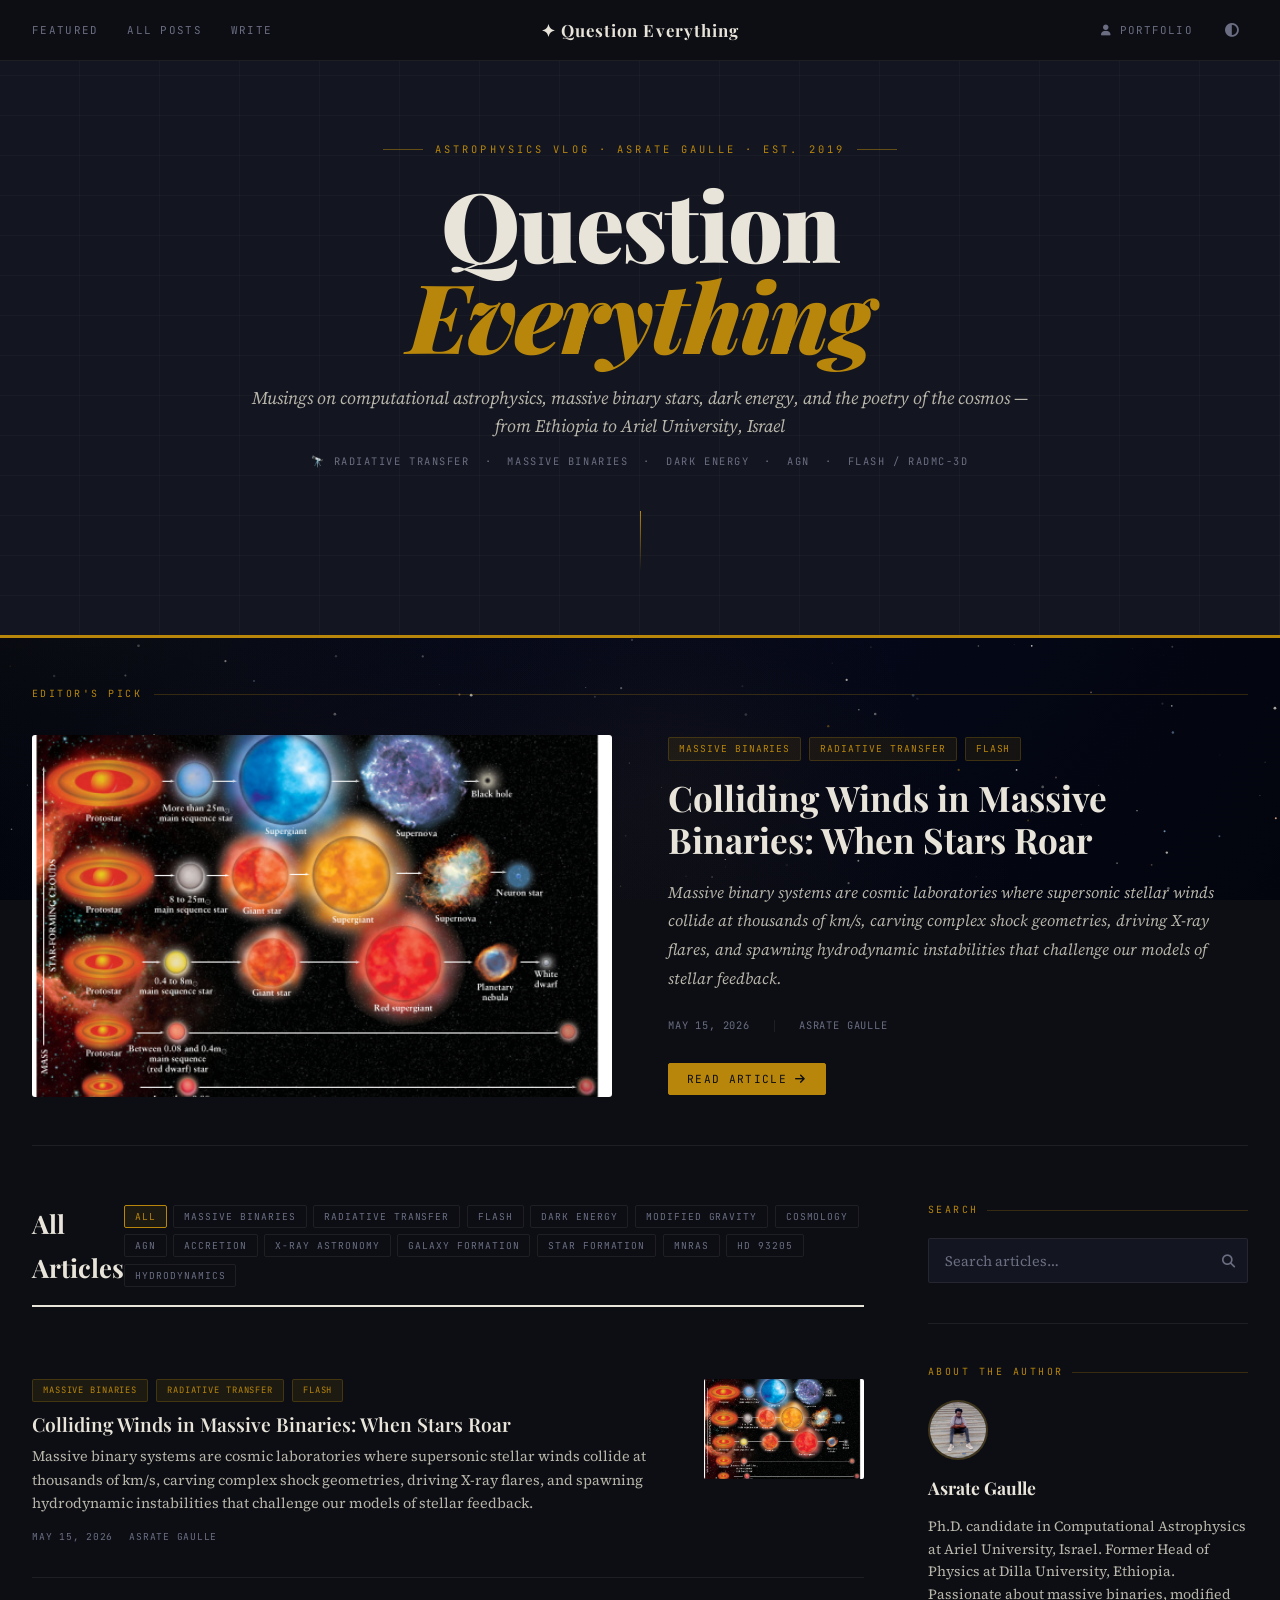
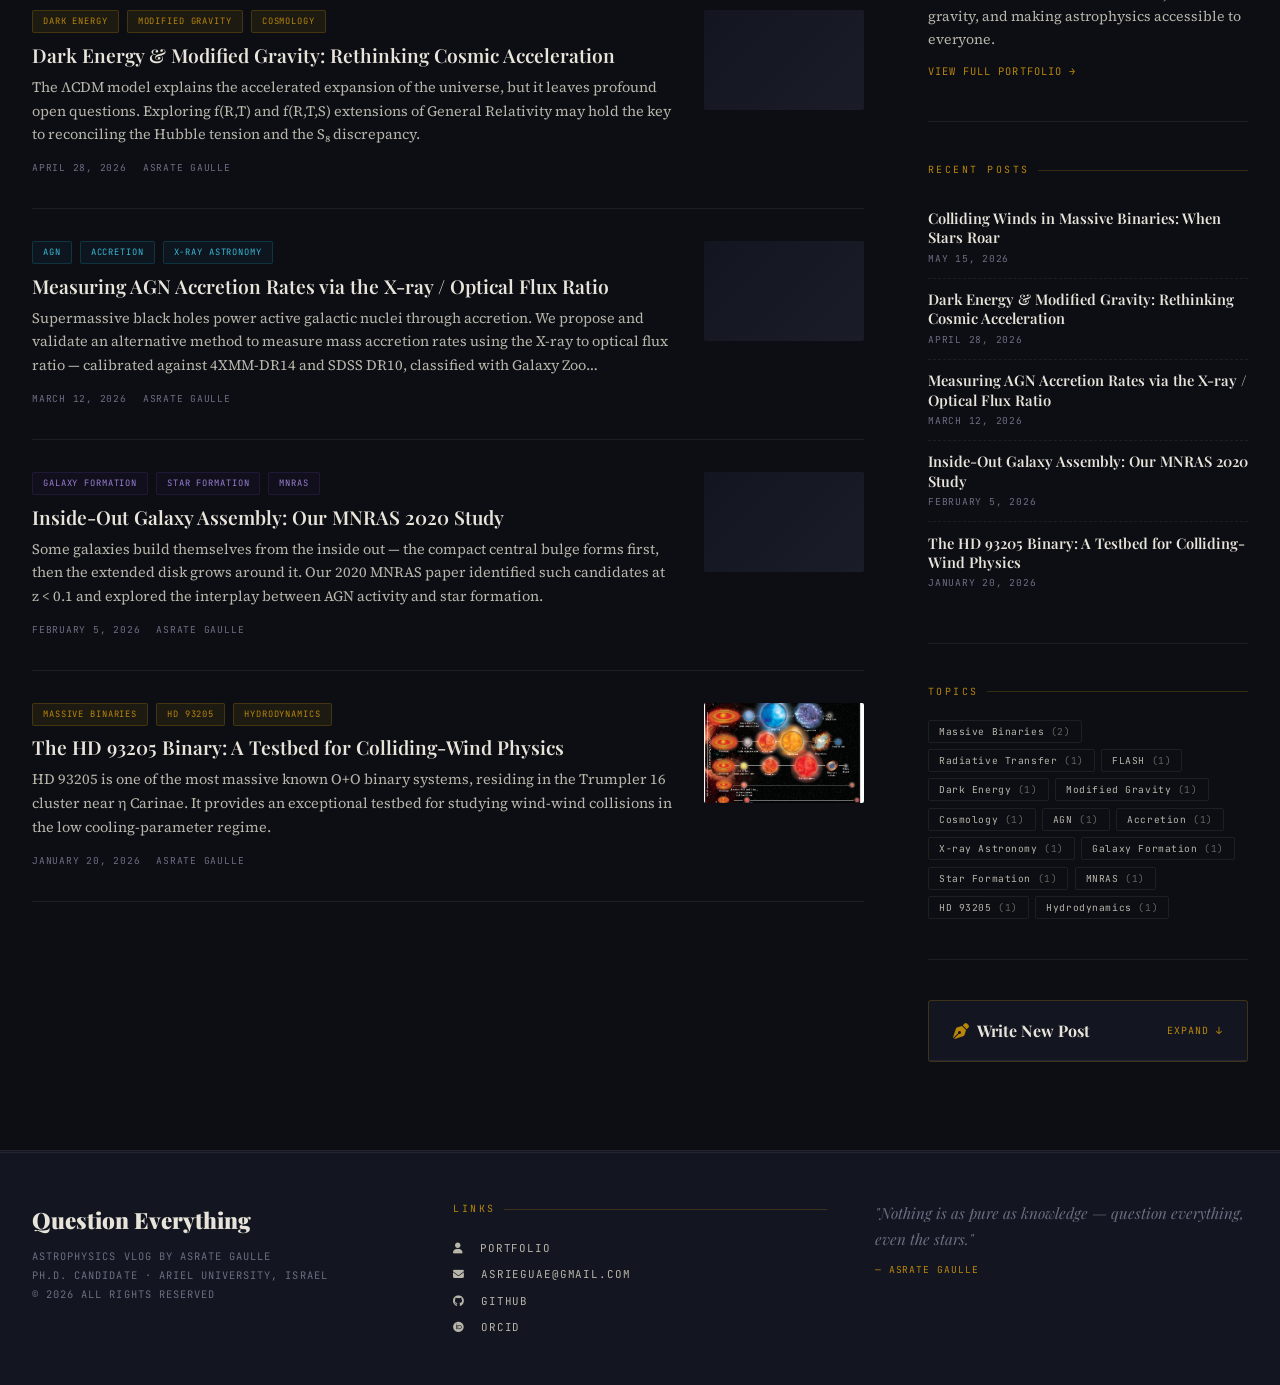
<file: Asrate_vlog_Question_Everything.html>
<!DOCTYPE html>
<html lang="en">
<head>
<meta charset="UTF-8">
<meta name="viewport" content="width=device-width, initial-scale=1.0">
<meta name="description" content="Question Everything — Astrophysics vlog by Asrate Gaulle. Musings on massive binaries, radiative transfer, dark energy, and the computational cosmos.">
<title>Question Everything · Asrate Gaulle</title>
<link rel="preconnect" href="https://fonts.googleapis.com">
<link href="https://fonts.googleapis.com/css2?family=Playfair+Display:ital,wght@0,400;0,600;0,700;0,900;1,400;1,700&family=Source+Serif+4:ital,opsz,wght@0,8..60,300;0,8..60,400;0,8..60,600;1,8..60,300;1,8..60,400&family=JetBrains+Mono:wght@300;400;500&display=swap" rel="stylesheet">
<link rel="stylesheet" href="https://cdnjs.cloudflare.com/ajax/libs/font-awesome/6.5.0/css/all.min.css">

<style>
/* ══════════════════════════════════════════
   DESIGN TOKENS
══════════════════════════════════════════ */
:root {
  --ink: #0c0e14;
  --ink-2: #1a1d28;
  --ink-3: #252836;
  --paper: #faf8f4;
  --paper-2: #f2ede6;
  --paper-3: #e8e0d5;
  --gold: #b8860b;
  --gold-light: #d4a017;
  --gold-pale: #f5e6c0;
  --cyan: #1a7a9a;
  --cyan-light: #3bb8d8;
  --violet: #4a2d7a;
  --text: #1c1e2a;
  --text-2: #3d3f52;
  --text-3: #6b6d82;
  --border: rgba(28,30,42,0.1);
  --border-gold: rgba(184,134,11,0.2);
  --font-display: 'Playfair Display', Georgia, serif;
  --font-body: 'Source Serif 4', Georgia, serif;
  --font-mono: 'JetBrains Mono', monospace;
  --shadow-sm: 0 2px 8px rgba(0,0,0,0.06);
  --shadow-md: 0 8px 32px rgba(0,0,0,0.1);
  --shadow-lg: 0 24px 64px rgba(0,0,0,0.15);
}
[data-theme="dark"] {
  --paper: #0c0e14;
  --paper-2: #131620;
  --paper-3: #1a1d28;
  --text: #e8e4da;
  --text-2: #b8b5aa;
  --text-3: #6b6d82;
  --border: rgba(232,228,218,0.08);
  --border-gold: rgba(184,134,11,0.25);
  --gold-pale: rgba(184,134,11,0.1);
  --shadow-sm: 0 2px 8px rgba(0,0,0,0.3);
  --shadow-md: 0 8px 32px rgba(0,0,0,0.4);
  --shadow-lg: 0 24px 64px rgba(0,0,0,0.6);
}

*, *::before, *::after { margin:0; padding:0; box-sizing:border-box; }
html { scroll-behavior: smooth; }

body {
  font-family: var(--font-body);
  background: var(--paper);
  color: var(--text);
  line-height: 1.7;
  font-size: 17px;
  transition: background 0.3s ease, color 0.3s ease;
}

::-webkit-scrollbar { width: 5px; }
::-webkit-scrollbar-track { background: var(--paper-2); }
::-webkit-scrollbar-thumb { background: var(--gold); border-radius: 3px; }

/* ══════════════════════════════════════════
   COSMOS CANVAS (dark mode only)
══════════════════════════════════════════ */
#cosmos {
  position: fixed; inset: 0;
  pointer-events: none; z-index: 0;
  opacity: 0; transition: opacity 0.8s ease;
}
[data-theme="dark"] #cosmos { opacity: 1; }

/* ══════════════════════════════════════════
   MASTHEAD / NAVBAR
══════════════════════════════════════════ */
.masthead {
  position: sticky; top: 0; z-index: 900;
  background: var(--paper);
  border-bottom: 1px solid var(--border);
  transition: background 0.3s, border-color 0.3s;
}
.masthead-inner {
  max-width: 1280px; margin: 0 auto;
  padding: 0 2rem;
  display: grid;
  grid-template-columns: 1fr auto 1fr;
  align-items: center;
  height: 60px;
}
.masthead-nav {
  display: flex; gap: 1.8rem; align-items: center;
}
.masthead-nav a {
  font-family: var(--font-mono);
  font-size: 0.68rem; letter-spacing: 0.12em;
  text-transform: uppercase;
  color: var(--text-3); text-decoration: none;
  transition: color 0.2s;
}
.masthead-nav a:hover { color: var(--gold); }
.masthead-brand {
  text-align: center;
  font-family: var(--font-display);
  font-size: 1.05rem; font-weight: 700;
  letter-spacing: 0.06em;
  color: var(--text);
  text-decoration: none;
  white-space: nowrap;
}
.masthead-actions {
  display: flex; gap: 1rem; justify-content: flex-end; align-items: center;
}
.masthead-actions button, .masthead-actions a {
  background: none; border: none; cursor: pointer;
  font-family: var(--font-mono); font-size: 0.68rem;
  letter-spacing: 0.1em; text-transform: uppercase;
  color: var(--text-3); text-decoration: none;
  transition: color 0.2s; padding: 4px 8px;
  border-radius: 3px;
}
.masthead-actions button:hover, .masthead-actions a:hover { color: var(--gold); }
.theme-btn { font-size: 0.85rem !important; }

/* ══════════════════════════════════════════
   HERO MASTHEAD
══════════════════════════════════════════ */
.hero-masthead {
  position: relative; overflow: hidden;
  border-bottom: 3px solid var(--gold);
  padding: 5rem 2rem 4rem;
  text-align: center;
  background: var(--paper-2);
}
.hero-masthead::before {
  content: '';
  position: absolute; inset: 0;
  background: repeating-linear-gradient(
    0deg,
    transparent, transparent 39px,
    var(--border) 39px, var(--border) 40px
  ),
  repeating-linear-gradient(
    90deg,
    transparent, transparent 79px,
    var(--border) 79px, var(--border) 80px
  );
  opacity: 0.4;
}
.hero-masthead-inner { position: relative; max-width: 800px; margin: 0 auto; }
.hero-issue {
  font-family: var(--font-mono); font-size: 0.65rem;
  letter-spacing: 0.3em; text-transform: uppercase;
  color: var(--gold); margin-bottom: 1.2rem;
  display: flex; align-items: center; justify-content: center; gap: 12px;
}
.hero-issue::before, .hero-issue::after {
  content: ''; width: 40px; height: 1px; background: var(--gold); opacity: 0.5;
}
.hero-title {
  font-family: var(--font-display);
  font-size: clamp(3rem, 8vw, 6rem);
  font-weight: 900; line-height: 0.95;
  letter-spacing: -0.02em;
  color: var(--text);
  margin-bottom: 1.5rem;
}
.hero-title em { font-style: italic; color: var(--gold); }
.hero-tagline {
  font-family: var(--font-body);
  font-size: 1.1rem; font-style: italic;
  color: var(--text-2); margin-bottom: 0.8rem;
  line-height: 1.6;
}
.hero-meta {
  font-family: var(--font-mono); font-size: 0.65rem;
  letter-spacing: 0.15em; color: var(--text-3);
  text-transform: uppercase;
}
.hero-scroll-line {
  width: 1px; height: 60px;
  background: linear-gradient(to bottom, var(--gold), transparent);
  margin: 2.5rem auto 0;
  animation: pulse-line 2s ease-in-out infinite;
}
@keyframes pulse-line {
  0%,100% { opacity: 0.3; transform: scaleY(0.7); }
  50% { opacity: 1; transform: scaleY(1); }
}

/* ══════════════════════════════════════════
   LAYOUT
══════════════════════════════════════════ */
.page-wrap {
  position: relative; z-index: 1;
  max-width: 1280px; margin: 0 auto;
  padding: 0 2rem;
}

.featured-strip {
  border-bottom: 1px solid var(--border);
  padding: 3rem 0;
}
.featured-strip-label {
  font-family: var(--font-mono); font-size: 0.62rem;
  letter-spacing: 0.25em; text-transform: uppercase;
  color: var(--gold); margin-bottom: 2rem;
  display: flex; align-items: center; gap: 12px;
}
.featured-strip-label::after { content: ''; flex: 1; height: 1px; background: var(--border-gold); }

/* Featured article (large) */
.featured-article {
  display: grid; grid-template-columns: 1fr 1fr; gap: 3.5rem; align-items: center;
}
.featured-img-wrap {
  aspect-ratio: 16/10; overflow: hidden; border-radius: 3px;
  background: var(--paper-3);
  position: relative;
}
.featured-img-wrap img {
  width: 100%; height: 100%; object-fit: cover;
  transition: transform 0.6s ease;
}
.featured-img-wrap:hover img { transform: scale(1.04); }
.featured-img-placeholder {
  width: 100%; height: 100%;
  display: flex; align-items: center; justify-content: center;
  font-size: 4rem; color: var(--text-3);
  background: linear-gradient(135deg, var(--paper-2), var(--paper-3));
}
.featured-content {}
.art-tags { display: flex; gap: 0.5rem; flex-wrap: wrap; margin-bottom: 1rem; }
.art-tag {
  font-family: var(--font-mono); font-size: 0.6rem;
  letter-spacing: 0.1em; text-transform: uppercase;
  padding: 3px 10px; border-radius: 2px;
  border: 1px solid var(--border-gold);
  color: var(--gold);
  background: var(--gold-pale);
}
.art-tag-cyan { border-color: rgba(26,122,154,0.3); color: var(--cyan); background: rgba(26,122,154,0.08); }
.art-tag-violet { border-color: rgba(74,45,122,0.3); color: var(--violet); background: rgba(74,45,122,0.08); }
[data-theme="dark"] .art-tag-cyan { color: var(--cyan-light); }
[data-theme="dark"] .art-tag-violet { color: #9b7fd4; }

.art-title {
  font-family: var(--font-display);
  font-size: clamp(1.5rem, 3vw, 2.2rem);
  font-weight: 700; line-height: 1.2;
  color: var(--text); margin-bottom: 1rem;
  cursor: pointer; transition: color 0.2s;
}
.art-title:hover { color: var(--gold); }
.art-excerpt {
  font-size: 1rem; color: var(--text-2);
  line-height: 1.8; margin-bottom: 1.5rem;
  font-style: italic;
}
.art-meta {
  display: flex; align-items: center; gap: 1.5rem;
  font-family: var(--font-mono); font-size: 0.65rem;
  letter-spacing: 0.08em; color: var(--text-3);
  text-transform: uppercase;
}
.art-meta-divider { width: 1px; height: 12px; background: var(--border); }
.read-btn {
  display: inline-flex; align-items: center; gap: 8px;
  font-family: var(--font-mono); font-size: 0.7rem;
  letter-spacing: 0.12em; text-transform: uppercase;
  color: var(--text); border: 1px solid var(--border);
  padding: 8px 18px; border-radius: 2px;
  cursor: pointer; background: none;
  transition: all 0.25s ease; text-decoration: none;
}
.read-btn:hover {
  border-color: var(--gold); color: var(--gold);
  background: var(--gold-pale);
}
.read-btn-solid {
  background: var(--gold); color: var(--paper);
  border-color: var(--gold);
}
.read-btn-solid:hover { background: var(--gold-light); color: var(--paper); border-color: var(--gold-light); }

/* ══════════════════════════════════════════
   MAIN CONTENT GRID
══════════════════════════════════════════ */
.content-grid {
  display: grid; grid-template-columns: 1fr 320px; gap: 4rem;
  padding: 3.5rem 0;
}

/* Article cards */
.articles-header {
  display: flex; align-items: center; justify-content: space-between;
  margin-bottom: 2.5rem; padding-bottom: 1rem;
  border-bottom: 2px solid var(--text);
}
.articles-header-title {
  font-family: var(--font-display); font-size: 1.6rem; font-weight: 700;
}
.filter-tabs {
  display: flex; gap: 0.4rem; flex-wrap: wrap;
}
.filter-tab {
  font-family: var(--font-mono); font-size: 0.6rem;
  letter-spacing: 0.1em; text-transform: uppercase;
  padding: 4px 10px; border-radius: 2px;
  border: 1px solid var(--border);
  background: none; color: var(--text-3);
  cursor: pointer; transition: all 0.2s;
}
.filter-tab:hover, .filter-tab.active {
  border-color: var(--gold); color: var(--gold);
  background: var(--gold-pale);
}

.article-list { display: flex; flex-direction: column; gap: 0; }
.article-row {
  display: grid; grid-template-columns: 1fr 160px;
  gap: 2rem; align-items: start;
  padding: 2rem 0; border-bottom: 1px solid var(--border);
  transition: background 0.2s;
  cursor: pointer;
}
.article-row:hover { background: var(--paper-2); margin: 0 -1rem; padding-left: 1rem; padding-right: 1rem; }
.article-row-thumb {
  aspect-ratio: 16/10; overflow: hidden; border-radius: 2px;
  background: var(--paper-3); flex-shrink: 0;
}
.article-row-thumb img {
  width: 100%; height: 100%; object-fit: cover;
  transition: transform 0.4s ease;
}
.article-row:hover .article-row-thumb img { transform: scale(1.06); }
.article-row-thumb-placeholder {
  width: 100%; height: 100%;
  display: flex; align-items: center; justify-content: center;
  font-size: 1.8rem; color: var(--text-3);
  background: linear-gradient(135deg, var(--paper-2), var(--paper-3));
}
.article-row-title {
  font-family: var(--font-display); font-size: 1.2rem;
  font-weight: 600; line-height: 1.3;
  color: var(--text); margin-bottom: 0.5rem;
  transition: color 0.2s;
}
.article-row:hover .article-row-title { color: var(--gold); }
.article-row-excerpt {
  font-size: 0.9rem; color: var(--text-2);
  line-height: 1.65; margin-bottom: 0.8rem;
  display: -webkit-box; -webkit-line-clamp: 3; -webkit-box-orient: vertical; overflow: hidden;
}
.article-row-meta {
  font-family: var(--font-mono); font-size: 0.6rem;
  letter-spacing: 0.08em; color: var(--text-3);
  text-transform: uppercase; display: flex; gap: 1rem; align-items: center;
}

/* ══════════════════════════════════════════
   SIDEBAR
══════════════════════════════════════════ */
.sidebar { position: sticky; top: 76px; align-self: start; }
.sidebar-block {
  margin-bottom: 2.5rem;
  padding-bottom: 2.5rem;
  border-bottom: 1px solid var(--border);
}
.sidebar-block:last-child { border-bottom: none; }
.sidebar-title {
  font-family: var(--font-mono); font-size: 0.62rem;
  letter-spacing: 0.25em; text-transform: uppercase;
  color: var(--gold); margin-bottom: 1.2rem;
  display: flex; align-items: center; gap: 8px;
}
.sidebar-title::after { content: ''; flex: 1; height: 1px; background: var(--border-gold); }

/* Search */
.search-wrap {
  position: relative;
}
.search-wrap input {
  width: 100%; padding: 0.7rem 1rem;
  padding-right: 2.5rem;
  background: var(--paper-2);
  border: 1px solid var(--border);
  border-radius: 2px;
  font-family: var(--font-body); font-size: 0.9rem;
  color: var(--text);
  transition: border-color 0.2s;
}
.search-wrap input::placeholder { color: var(--text-3); }
.search-wrap input:focus { outline: none; border-color: var(--gold); }
.search-wrap button {
  position: absolute; right: 0.8rem; top: 50%; transform: translateY(-50%);
  background: none; border: none; cursor: pointer;
  color: var(--text-3); transition: color 0.2s;
}
.search-wrap button:hover { color: var(--gold); }

/* About author */
.author-card { display: flex; flex-direction: column; gap: 0.8rem; }
.author-avatar {
  width: 60px; height: 60px; border-radius: 50%;
  background: linear-gradient(135deg, var(--paper-2), var(--paper-3));
  border: 2px solid var(--border-gold);
  display: flex; align-items: center; justify-content: center;
  font-size: 1.5rem; color: var(--gold); overflow: hidden;
}
.author-avatar img { width: 100%; height: 100%; object-fit: cover; }
.author-name {
  font-family: var(--font-display); font-size: 1.1rem; font-weight: 700;
}
.author-bio { font-size: 0.88rem; color: var(--text-2); line-height: 1.6; }
.author-link {
  font-family: var(--font-mono); font-size: 0.65rem;
  letter-spacing: 0.1em; text-transform: uppercase;
  color: var(--gold); text-decoration: none;
  transition: opacity 0.2s;
}
.author-link:hover { opacity: 0.7; }

/* Recent posts list */
.recent-post {
  padding: 0.7rem 0; border-bottom: 1px dashed var(--border);
  cursor: pointer;
}
.recent-post:last-child { border-bottom: none; }
.recent-post-title {
  font-family: var(--font-display); font-size: 0.92rem;
  font-weight: 600; color: var(--text);
  line-height: 1.3; margin-bottom: 0.2rem;
  transition: color 0.2s;
}
.recent-post:hover .recent-post-title { color: var(--gold); }
.recent-post-date {
  font-family: var(--font-mono); font-size: 0.6rem;
  letter-spacing: 0.08em; color: var(--text-3); text-transform: uppercase;
}

/* Topic cloud */
.topic-cloud { display: flex; flex-wrap: wrap; gap: 0.4rem; }
.topic-chip {
  font-family: var(--font-mono); font-size: 0.6rem;
  letter-spacing: 0.06em;
  padding: 4px 10px; border-radius: 2px;
  border: 1px solid var(--border);
  color: var(--text-2); background: none;
  cursor: pointer; transition: all 0.2s;
}
.topic-chip:hover {
  border-color: var(--gold); color: var(--gold); background: var(--gold-pale);
}

/* ══════════════════════════════════════════
   WRITE NEW POST PANEL
══════════════════════════════════════════ */
.write-panel {
  border: 1px solid var(--border-gold);
  border-radius: 3px;
  background: var(--paper-2);
  overflow: hidden;
  margin-top: 1rem;
}
.write-panel-header {
  padding: 1rem 1.5rem;
  border-bottom: 1px solid var(--border);
  display: flex; align-items: center; justify-content: space-between;
}
.write-panel-header span {
  font-family: var(--font-display); font-size: 1rem; font-weight: 700;
}
.write-panel-toggle {
  font-family: var(--font-mono); font-size: 0.62rem;
  letter-spacing: 0.1em; text-transform: uppercase;
  color: var(--gold); background: none; border: none;
  cursor: pointer;
}
.write-panel-body { padding: 1.5rem; display: none; }
.write-panel-body.open { display: block; }
.field-group { margin-bottom: 1rem; }
.field-label {
  display: block;
  font-family: var(--font-mono); font-size: 0.62rem;
  letter-spacing: 0.12em; text-transform: uppercase;
  color: var(--text-3); margin-bottom: 0.4rem;
}
.field-input, .field-textarea {
  width: 100%; padding: 0.65rem 0.9rem;
  background: var(--paper);
  border: 1px solid var(--border);
  border-radius: 2px;
  font-family: var(--font-body); font-size: 0.9rem;
  color: var(--text); transition: border-color 0.2s;
  resize: vertical;
}
.field-input:focus, .field-textarea:focus { outline: none; border-color: var(--gold); }
.field-input::placeholder, .field-textarea::placeholder { color: var(--text-3); }
.publish-btn {
  width: 100%; padding: 0.8rem;
  background: var(--gold); color: var(--paper);
  border: none; border-radius: 2px;
  font-family: var(--font-mono); font-size: 0.72rem;
  letter-spacing: 0.12em; text-transform: uppercase;
  cursor: pointer; font-weight: 600;
  transition: all 0.2s;
}
.publish-btn:hover { background: var(--gold-light); }
.publish-success {
  margin-top: 0.8rem; padding: 0.6rem;
  background: rgba(0,150,100,0.1); border: 1px solid rgba(0,150,100,0.2);
  border-radius: 2px; font-size: 0.8rem;
  color: #006644; text-align: center; display: none;
}
[data-theme="dark"] .publish-success { color: #4caf86; }

/* ══════════════════════════════════════════
   ARTICLE READER MODAL
══════════════════════════════════════════ */
.modal-overlay {
  position: fixed; inset: 0; z-index: 2000;
  background: rgba(12,14,20,0.92);
  backdrop-filter: blur(8px);
  display: flex; align-items: flex-start; justify-content: center;
  padding: 4rem 2rem;
  opacity: 0; pointer-events: none;
  transition: opacity 0.3s ease;
  overflow-y: auto;
}
.modal-overlay.open { opacity: 1; pointer-events: all; }
.modal-article {
  background: var(--paper);
  max-width: 720px; width: 100%;
  border-radius: 3px;
  transform: translateY(30px);
  transition: transform 0.35s ease;
  position: relative;
}
.modal-overlay.open .modal-article { transform: translateY(0); }
.modal-img {
  width: 100%; aspect-ratio: 16/7; object-fit: cover;
  border-radius: 3px 3px 0 0;
  display: block;
}
.modal-img-placeholder {
  width: 100%; aspect-ratio: 16/7;
  display: flex; align-items: center; justify-content: center;
  font-size: 5rem; color: var(--text-3);
  background: linear-gradient(135deg, var(--paper-2), var(--paper-3));
  border-radius: 3px 3px 0 0;
}
.modal-body { padding: 3rem; }
.modal-close {
  position: absolute; top: 1rem; right: 1rem;
  background: rgba(0,0,0,0.5); border: none;
  width: 36px; height: 36px; border-radius: 50%;
  display: flex; align-items: center; justify-content: center;
  color: white; cursor: pointer; font-size: 1rem;
  transition: background 0.2s;
}
.modal-close:hover { background: rgba(0,0,0,0.8); }
.modal-tags { margin-bottom: 1rem; display: flex; gap: 0.4rem; flex-wrap: wrap; }
.modal-title {
  font-family: var(--font-display); font-size: clamp(1.6rem, 4vw, 2.4rem);
  font-weight: 700; line-height: 1.2; color: var(--text);
  margin-bottom: 1.2rem;
}
.modal-meta {
  font-family: var(--font-mono); font-size: 0.65rem;
  letter-spacing: 0.1em; color: var(--text-3);
  text-transform: uppercase; margin-bottom: 2rem;
  padding-bottom: 1.5rem; border-bottom: 2px solid var(--border);
  display: flex; align-items: center; gap: 1.5rem;
}
.modal-content {
  font-size: 1.05rem; line-height: 1.9; color: var(--text-2);
  font-family: var(--font-body);
}
.modal-content p { margin-bottom: 1.5rem; }
.modal-content p:first-child::first-letter {
  font-family: var(--font-display);
  font-size: 3.8rem; font-weight: 700; color: var(--gold);
  float: left; line-height: 0.8; margin: 0.1em 0.12em -0.1em 0;
}
.modal-footer {
  margin-top: 2.5rem; padding-top: 1.5rem;
  border-top: 1px solid var(--border);
  font-family: var(--font-mono); font-size: 0.68rem;
  letter-spacing: 0.08em; color: var(--text-3);
  display: flex; align-items: center; gap: 1rem;
}
.modal-footer i { color: var(--gold); }

/* ══════════════════════════════════════════
   MASTFOOT
══════════════════════════════════════════ */
.mastfoot {
  border-top: 3px double var(--border);
  padding: 3rem 2rem;
  margin-top: 2rem;
  background: var(--paper-2);
}
.mastfoot-inner {
  max-width: 1280px; margin: 0 auto;
  display: grid; grid-template-columns: 1fr 1fr 1fr;
  gap: 3rem; align-items: start;
}
.mastfoot-brand {
  font-family: var(--font-display); font-size: 1.4rem;
  font-weight: 900; color: var(--text); margin-bottom: 0.5rem;
}
.mastfoot-sub {
  font-family: var(--font-mono); font-size: 0.65rem;
  letter-spacing: 0.1em; color: var(--text-3); text-transform: uppercase;
  line-height: 1.8;
}
.mastfoot-links { display: flex; flex-direction: column; gap: 0.5rem; }
.mastfoot-links a {
  font-family: var(--font-mono); font-size: 0.68rem;
  letter-spacing: 0.08em; text-transform: uppercase;
  color: var(--text-2); text-decoration: none;
  transition: color 0.2s;
}
.mastfoot-links a:hover { color: var(--gold); }
.mastfoot-quote {
  font-family: var(--font-display); font-size: 0.95rem;
  font-style: italic; color: var(--text-3); line-height: 1.7;
}
.mastfoot-quote cite {
  display: block; margin-top: 0.6rem;
  font-family: var(--font-mono); font-size: 0.6rem;
  letter-spacing: 0.1em; text-transform: uppercase;
  font-style: normal; color: var(--gold);
}

/* ══════════════════════════════════════════
   REVEAL ANIMATION
══════════════════════════════════════════ */
.reveal { opacity: 0; transform: translateY(20px); transition: opacity 0.6s ease, transform 0.6s ease; }
.reveal.in { opacity: 1; transform: translateY(0); }
.reveal-d1 { transition-delay: 0.1s; }
.reveal-d2 { transition-delay: 0.2s; }
.reveal-d3 { transition-delay: 0.3s; }

/* ══════════════════════════════════════════
   RESPONSIVE
══════════════════════════════════════════ */
@media (max-width: 1024px) {
  .content-grid { grid-template-columns: 1fr; }
  .sidebar { position: static; }
}
@media (max-width: 768px) {
  .featured-article { grid-template-columns: 1fr; }
  .masthead-inner { grid-template-columns: 1fr auto; }
  .masthead-nav { display: none; }
  .article-row { grid-template-columns: 1fr; }
  .article-row-thumb { order: -1; }
  .mastfoot-inner { grid-template-columns: 1fr; }
  .modal-body { padding: 1.5rem; }
}
</style>
</head>
<body data-theme="dark">

<!-- Cosmos canvas (dark mode) -->
<canvas id="cosmos"></canvas>

<!-- ══════ MASTHEAD ══════ -->
<header class="masthead">
  <div class="masthead-inner">
    <nav class="masthead-nav">
      <a href="#featured">Featured</a>
      <a href="#all-posts">All Posts</a>
      <a href="#write">Write</a>
    </nav>
    <a href="#" class="masthead-brand">✦ Question Everything</a>
    <div class="masthead-actions">
      <a href="index.html"><i class="fas fa-user"></i> Portfolio</a>
      <button class="theme-btn" id="themeBtn" title="Toggle theme"><i class="fas fa-adjust"></i></button>
    </div>
  </div>
</header>

<!-- ══════ HERO ══════ -->
<div class="hero-masthead" id="home">
  <div class="hero-masthead-inner">
    <div class="hero-issue">Astrophysics Vlog · Asrate Gaulle · Est. 2019</div>
    <h1 class="hero-title">Question <em>Everything</em></h1>
    <p class="hero-tagline">Musings on computational astrophysics, massive binary stars, dark energy, and the poetry of the cosmos — from Ethiopia to Ariel University, Israel</p>
    <p class="hero-meta">🔭 Radiative Transfer &nbsp;·&nbsp; Massive Binaries &nbsp;·&nbsp; Dark Energy &nbsp;·&nbsp; AGN &nbsp;·&nbsp; FLASH / RADMC-3D</p>
    <div class="hero-scroll-line"></div>
  </div>
</div>

<!-- ══════ PAGE CONTENT ══════ -->
<div style="position:relative; z-index:1;">

<!-- Featured post -->
<div class="page-wrap" id="featured">
  <div class="featured-strip reveal">
    <div class="featured-strip-label">Editor's Pick</div>
    <div class="featured-article" id="featuredPost"></div>
  </div>
</div>

<!-- Main grid -->
<div class="page-wrap">
  <div class="content-grid">

    <!-- Articles column -->
    <main>
      <div class="articles-header reveal">
        <h2 class="articles-header-title" id="all-posts">All Articles</h2>
        <div class="filter-tabs" id="filterTabs">
          <button class="filter-tab active" data-tag="All">All</button>
        </div>
      </div>
      <div class="article-list reveal" id="articleList"></div>
    </main>

    <!-- Sidebar -->
    <aside class="sidebar">

      <div class="sidebar-block reveal">
        <div class="sidebar-title">Search</div>
        <div class="search-wrap">
          <input type="text" id="searchInput" placeholder="Search articles…">
          <button id="searchBtn"><i class="fas fa-search"></i></button>
        </div>
      </div>

      <div class="sidebar-block reveal reveal-d1">
        <div class="sidebar-title">About the Author</div>
        <div class="author-card">
          <div class="author-avatar">
            <img src="assets/images/Asrate_Gaulle.jpeg" alt="Asrate Gaulle" onerror="this.parentElement.innerHTML='<i class=\'fas fa-user-astronaut\'></i>'">
          </div>
          <div class="author-name">Asrate Gaulle</div>
          <div class="author-bio">Ph.D. candidate in Computational Astrophysics at Ariel University, Israel. Former Head of Physics at Dilla University, Ethiopia. Passionate about massive binaries, modified gravity, and making astrophysics accessible to everyone.</div>
          <a href="index.html" class="author-link">View full portfolio →</a>
        </div>
      </div>

      <div class="sidebar-block reveal reveal-d1">
        <div class="sidebar-title">Recent Posts</div>
        <div id="recentPosts"></div>
      </div>

      <div class="sidebar-block reveal reveal-d2">
        <div class="sidebar-title">Topics</div>
        <div class="topic-cloud" id="topicCloud"></div>
      </div>

      <!-- Write panel -->
      <div class="write-panel reveal reveal-d2" id="write">
        <div class="write-panel-header">
          <span><i class="fas fa-pen-nib" style="color:var(--gold);margin-right:8px"></i>Write New Post</span>
          <button class="write-panel-toggle" id="writeToggle">Expand ↓</button>
        </div>
        <div class="write-panel-body" id="writePanelBody">
          <div class="field-group">
            <label class="field-label">Title</label>
            <input class="field-input" type="text" id="fTitle" placeholder="Post title…">
          </div>
          <div class="field-group">
            <label class="field-label">Tags (comma separated)</label>
            <input class="field-input" type="text" id="fTags" placeholder="Massive Binaries, Cosmology…">
          </div>
          <div class="field-group">
            <label class="field-label">Image URL (optional)</label>
            <input class="field-input" type="text" id="fImg" placeholder="assets/images/… or https://…">
          </div>
          <div class="field-group">
            <label class="field-label">Excerpt (max 250 chars)</label>
            <textarea class="field-textarea" id="fExcerpt" rows="2" placeholder="Short teaser…"></textarea>
          </div>
          <div class="field-group">
            <label class="field-label">Full Article Content</label>
            <textarea class="field-textarea" id="fContent" rows="6" placeholder="Full article text…"></textarea>
          </div>
          <button class="publish-btn" id="publishBtn"><i class="fas fa-satellite-dish"></i> &nbsp;Publish Post</button>
          <div class="publish-success" id="publishSuccess">✓ Post published successfully!</div>
        </div>
      </div>

    </aside>
  </div>
</div>

<!-- Footer -->
<footer class="mastfoot">
  <div class="mastfoot-inner">
    <div>
      <div class="mastfoot-brand">Question Everything</div>
      <div class="mastfoot-sub">
        Astrophysics Vlog by Asrate Gaulle<br>
        Ph.D. Candidate · Ariel University, Israel<br>
        © 2026 All rights reserved
      </div>
    </div>
    <div class="mastfoot-links">
      <div class="sidebar-title" style="margin-bottom:0.8rem">Links</div>
      <a href="index.html"><i class="fas fa-user"></i> &nbsp;Portfolio</a>
      <a href="mailto:asrieguae@gmail.com"><i class="fas fa-envelope"></i> &nbsp;asrieguae@gmail.com</a>
      <a href="https://github.com/asrat-g" target="_blank"><i class="fab fa-github"></i> &nbsp;GitHub</a>
      <a href="https://orcid.org/" target="_blank"><i class="fab fa-orcid"></i> &nbsp;ORCID</a>
    </div>
    <div class="mastfoot-quote">
      "Nothing is as pure as knowledge — question everything, even the stars."
      <cite>— Asrate Gaulle</cite>
    </div>
  </div>
</footer>

</div><!-- /page content -->

<!-- ══════ MODAL ══════ -->
<div class="modal-overlay" id="modalOverlay">
  <div class="modal-article" id="modalArticle">
    <button class="modal-close" id="modalClose"><i class="fas fa-times"></i></button>
    <div id="modalContent"></div>
  </div>
</div>

<!-- ══════ SCRIPTS ══════ -->
<script>
/* ─── COSMOS CANVAS ─── */
(function(){
  const cv = document.getElementById('cosmos');
  const cx = cv.getContext('2d');
  let W, H, stars, nebulae, shooting=[];
  function resize(){ W=cv.width=window.innerWidth; H=cv.height=window.innerHeight; }
  function makeStars(){
    stars=[];
    const n=Math.floor(W*H/3000);
    for(let i=0;i<n;i++) stars.push({x:Math.random()*W,y:Math.random()*H,r:Math.random()*1.3+0.15,a:Math.random(),sp:Math.random()*0.003+0.001,ph:Math.random()*Math.PI*2,c:rndColor()});
    nebulae=[];
    for(let i=0;i<5;i++) nebulae.push({x:Math.random()*W,y:Math.random()*H,rx:200+Math.random()*400,ry:100+Math.random()*250,h:[200,260,45][Math.floor(Math.random()*3)],a:0.012+Math.random()*0.025});
  }
  function rndColor(){const r=Math.random();if(r<0.12)return'#a8d0ff';if(r<0.22)return'#ffc8a0';if(r<0.28)return'#d4a017';return'#e8e4da';}
  let t=0;
  function draw(){
    t+=0.016; cx.clearRect(0,0,W,H);
    const bg=cx.createRadialGradient(W/2,H*.4,0,W/2,H*.4,Math.max(W,H)*.9);
    bg.addColorStop(0,'#060920'); bg.addColorStop(.6,'#030610'); bg.addColorStop(1,'#02030a');
    cx.fillStyle=bg; cx.fillRect(0,0,W,H);
    nebulae.forEach(n=>{
      cx.save(); cx.translate(n.x,n.y); cx.scale(1,n.ry/n.rx);
      const g=cx.createRadialGradient(0,0,0,0,0,n.rx);
      g.addColorStop(0,`hsla(${n.h},65%,55%,${n.a*1.4})`); g.addColorStop(1,`hsla(${n.h},65%,40%,0)`);
      cx.beginPath(); cx.arc(0,0,n.rx,0,Math.PI*2); cx.fillStyle=g; cx.fill(); cx.restore();
    });
    stars.forEach(s=>{
      cx.globalAlpha=(Math.sin(t*s.sp*60+s.ph)*.3+.7)*s.a;
      cx.fillStyle=s.c; cx.beginPath(); cx.arc(s.x,s.y,s.r,0,Math.PI*2); cx.fill();
    });
    cx.globalAlpha=1;
    if(Math.random()<.003&&shooting.length<3) shooting.push({x:Math.random()*W,y:Math.random()*H*.35,vx:(2+Math.random()*4)*(Math.random()<.5?1:-1),vy:1.5+Math.random()*2.5,l:1,f:.013+Math.random()*.015,len:80+Math.random()*120});
    for(let i=shooting.length-1;i>=0;i--){
      const s=shooting[i]; s.x+=s.vx; s.y+=s.vy; s.l-=s.f;
      if(s.l<=0){shooting.splice(i,1);continue;}
      const a=Math.atan2(s.vy,s.vx);
      const tg=cx.createLinearGradient(s.x,s.y,s.x-Math.cos(a)*s.len,s.y-Math.sin(a)*s.len);
      tg.addColorStop(0,`rgba(255,255,255,${s.l*.9})`); tg.addColorStop(1,'rgba(255,255,255,0)');
      cx.beginPath(); cx.moveTo(s.x,s.y); cx.lineTo(s.x-Math.cos(a)*s.len,s.y-Math.sin(a)*s.len);
      cx.strokeStyle=tg; cx.lineWidth=1.5*s.l; cx.stroke();
    }
    requestAnimationFrame(draw);
  }
  window.addEventListener('resize',()=>{resize();makeStars();});
  resize(); makeStars(); draw();
})();

/* ─── DATA ─── */
let posts = [
  {
    id:1,
    title:"Colliding Winds in Massive Binaries: When Stars Roar",
    date:"May 15, 2026",
    tags:["Massive Binaries","Radiative Transfer","FLASH"],
    excerpt:"Massive binary systems are cosmic laboratories where supersonic stellar winds collide at thousands of km/s, carving complex shock geometries, driving X-ray flares, and spawning hydrodynamic instabilities that challenge our models of stellar feedback.",
    content:`Massive binary systems are among the most energetic laboratories the universe offers. In systems like WR 140, η Carinae, and HD 93205, the powerful winds of two supergiant or Wolf-Rayet stars collide head-on at speeds exceeding 1000 km/s. The wind-wind collision (WWC) region becomes a zone of extreme physics: post-shock temperatures reach tens of millions of Kelvin, X-ray luminosities rival entire star clusters, and a delicate interplay between radiative cooling and hydrodynamic instabilities sculpts the shock into fractal-like structures.

In my Ph.D. research at Ariel University under Prof. Amit Kashi, I use the FLASH adaptive-mesh refinement (AMR) code to perform three-dimensional simulations of these collision regions. The key physics I probe includes the Stevens et al. (1992) cooling parameter χ — which distinguishes adiabatic (χ ≫ 1) from radiative (χ ≪ 1) shocks — and the Sutherland & Dopita (1993) cooling function that governs how quickly post-shock plasma radiates its thermal energy away.

When cooling is efficient, the WWC region collapses into a thin dense shell, vulnerable to the Non-linear Thin Shell Instability (NTSI) and Kelvin-Helmholtz shear instabilities. These instabilities fragment the shell, mix the wind material, and produce the time-variable X-ray emission observed with XMM-Newton and Chandra. Our synthetic spectra, generated through PyXSIM and post-processed with XSPEC, allow direct comparison with archival observations of HD 93205 — one of the most massive O+O binaries known.

The goal is not just to reproduce observations, but to understand what instabilities tell us about mass-loss rates, orbital eccentricity, and the eventual fate of these systems as gravitational wave sources or supernova progenitors.`,
    image:"assets/images/hrd-evolution.png",
    featured:true
  },
  {
    id:2,
    title:"Dark Energy & Modified Gravity: Rethinking Cosmic Acceleration",
    date:"April 28, 2026",
    tags:["Dark Energy","Modified Gravity","Cosmology"],
    excerpt:"The ΛCDM model explains the accelerated expansion of the universe, but it leaves profound open questions. Exploring f(R,T) and f(R,T,S) extensions of General Relativity may hold the key to reconciling the Hubble tension and the S₈ discrepancy.",
    content:`The concordance cosmological model — ΛCDM — fits an enormous body of observational data with remarkable precision. Yet several cracks are appearing in its foundations. The Hubble tension, where early-universe (Planck CMB) and late-universe (distance ladder) measurements of H₀ disagree at more than 5σ, hints that something fundamental may be missing. The S₈ tension in the matter power spectrum adds to this unease.

One promising avenue is to modify the gravitational action itself. Instead of assuming Einstein's General Relativity holds on all scales, f(R,T) theories introduce couplings between the Ricci scalar R and the trace T of the energy-momentum tensor. This coupling produces effective "dark energy" without invoking a cosmological constant. The f(R,T,S) extension further includes the contraction of the Ricci tensor with the energy-momentum tensor.

In my work, I investigate the cosmological perturbation theory in these frameworks, computing the growth rate of structure f·σ₈ and comparing with redshift-space distortion measurements from BOSS and upcoming Euclid data. The challenge is to find models that simultaneously relieve the Hubble tension, match the CMB power spectrum, and reproduce the observed abundance of galaxy clusters.

This research connects directly to my observational work on AGN, since modified gravity can alter the feedback energy budget in galaxies, changing the predicted AGN luminosity function at low redshift — exactly the regime I probe with XMM-Newton and SDSS data.`,
    image:"https://images.unsplash.com/photo-1506703719100-f0f04f0e6e6e?w=800&q=80",
    featured:false
  },
  {
    id:3,
    title:"Measuring AGN Accretion Rates via the X-ray / Optical Flux Ratio",
    date:"March 12, 2026",
    tags:["AGN","Accretion","X-ray Astronomy"],
    excerpt:"Supermassive black holes power active galactic nuclei through accretion. We propose and validate an alternative method to measure mass accretion rates using the X-ray to optical flux ratio — calibrated against 4XMM-DR14 and SDSS DR10, classified with Galaxy Zoo morphology.",
    content:`Measuring how fast supermassive black holes accrete matter is fundamental to understanding galaxy evolution. The Eddington ratio λ_Edd = L_bol / L_Edd directly quantifies the accretion efficiency, yet measuring L_bol requires integrating the spectral energy distribution across many wavebands — an observationally expensive endeavour.

In my M.Sc. thesis (supervised by Prof. Mirjana Pović at Entoto Observatory) and the accompanying paper with Pović & Zewdie (A&A, to be submitted), I develop an alternative diagnostic: the X-ray to optical flux ratio F_X/F_O. This quantity encodes the accretion state because the X-ray corona luminosity scales with the optical/UV accretion disc luminosity in a well-characterized way. By calibrating F_X/F_O against classical accretion-rate indicators in a sample of z ≤ 0.2 AGN drawn from 4XMM-DR14 cross-matched with SDSS DR10, I show that F_X/F_O can serve as an efficient proxy for λ_Edd.

Crucially, I use Galaxy Zoo morphological classifications to separate AGN hosted in early-type versus late-type galaxies, finding that the F_X/F_O–accretion rate relation is largely morphology-independent at these redshifts. This makes it applicable to large photometric surveys where spectroscopy is unavailable.

The sample also overlaps with the "inside-out" assembled galaxy candidates studied in our MNRAS 2020 paper with Zewdie et al., providing a unified picture of AGN activity in galaxies undergoing the quenching transition.`,
    image:"https://images.unsplash.com/photo-1462331940025-496dfbfc7564?w=800&q=80",
    featured:false
  },
  {
    id:4,
    title:"Inside-Out Galaxy Assembly: Our MNRAS 2020 Study",
    date:"February 5, 2026",
    tags:["Galaxy Formation","Star Formation","MNRAS"],
    excerpt:"Some galaxies build themselves from the inside out — the compact central bulge forms first, then the extended disk grows around it. Our 2020 MNRAS paper identified such candidates at z < 0.1 and explored the interplay between AGN activity and star formation.",
    content:`Galaxy formation is not a monolithic process. While the classical picture of hierarchical assembly paints galaxies growing through mergers and smooth accretion, a growing body of evidence points to an alternative pathway: inside-out growth, where a compact central spheroid forms at high redshift and a disk assembles around it at later times.

In Zewdie, Pović, Aravena, Roberto & Gaulle (MNRAS, 498, 4345, 2020), we identified a sample of inside-out assembled galaxy candidates at z < 0.1 using multi-wavelength data from GALEX (UV), SDSS (optical), and WISE (mid-IR). The key diagnostic is a positive gradient in specific star formation rate (sSFR) from the centre outward — low sSFR in the nucleus but elevated sSFR in the outer disk.

Our analysis reveals that these objects predominantly host low-luminosity AGN, consistent with the idea that central black hole feedback has suppressed star formation in the nucleus while the disk continues forming stars. Interestingly, the AGN in inside-out galaxies tend to lie in the BPT "composite" region, suggesting a mix of AGN ionization and residual HII region activity.

This work provided the foundation for the accretion-rate diagnostic study described in my forthcoming A&A paper, where I revisit the same sample with X-ray data from 4XMM-DR14 to characterise the AGN accretion efficiency as a function of morphological assembly state.`,
    image:"https://images.unsplash.com/photo-1419242902214-272b3f66ee7a?w=800&q=80",
    featured:false
  },
  {
    id:5,
    title:"The HD 93205 Binary: A Testbed for Colliding-Wind Physics",
    date:"January 20, 2026",
    tags:["Massive Binaries","HD 93205","Hydrodynamics"],
    excerpt:"HD 93205 is one of the most massive known O+O binary systems, residing in the Trumpler 16 cluster near η Carinae. It provides an exceptional testbed for studying wind-wind collisions in the low cooling-parameter regime.",
    content:`HD 93205 is a double-lined spectroscopic binary in the Trumpler 16 cluster of the Carina Nebula, hosting two O-type supergiants with masses of ~60 M☉ and ~35 M☉ in a 6.08-day orbit. Its relative proximity (~2.3 kpc) and bright X-ray flux make it one of the best-studied colliding-wind binaries accessible to XMM-Newton and Chandra.

My current Ph.D. research focuses on reproducing the phase-resolved X-ray light curve and spectrum of HD 93205 using 3D FLASH AMR simulations. The system sits in an intermediate cooling regime — the wind-wind collision region is neither purely adiabatic (χ ≫ 1) nor fully radiative (χ ≪ 1). This intermediate state is computationally challenging because it requires resolving both the broad adiabatic shock structure and the thin cooled layers where instabilities nucleate.

Key results from our initial simulations show: (i) the NTSI grows on orbital timescales and produces clumping factors consistent with the observed hard X-ray variability; (ii) radiative braking — where the radiation pressure of each star decelerates the other's wind — becomes important at periastron; (iii) synthetic spectra produced with PyXSIM and XSPEC reproduce the observed kT ~ 1.5–3 keV thermal plasma temperatures.

Our paper, "Multidimensional Hydrodynamic Foundational Modelling and Radiative Cooling Effects of Colliding Winds in HD 93205" (Gaulle & Kashi, in preparation for MNRAS), presents the first systematic parameter study of the cooling function dependence in this system.`,
    image:"assets/images/hrd-evolution.png",
    featured:false
  }
];
let nextId = posts.length + 1;

/* ─── STORAGE ─── */
function save(){localStorage.setItem('qe_posts',JSON.stringify(posts)); localStorage.setItem('qe_nid',nextId);}
function load(){const s=localStorage.getItem('qe_posts'); if(s){posts=JSON.parse(s); const n=localStorage.getItem('qe_nid'); if(n) nextId=parseInt(n);}}

/* ─── TAG COLOR ─── */
const TAG_COLORS = {
  'Massive Binaries':'','HD 93205':'','Hydrodynamics':'','FLASH':'',
  'AGN':'art-tag-cyan','X-ray Astronomy':'art-tag-cyan','Accretion':'art-tag-cyan',
  'Galaxy Formation':'art-tag-violet','Star Formation':'art-tag-violet','MNRAS':'art-tag-violet',
  'Dark Energy':'','Modified Gravity':'','Cosmology':''
};
function tagClass(t){ return TAG_COLORS[t] || ''; }

function tagHtml(tags, small=false){
  return tags.map(t=>`<span class="art-tag ${tagClass(t)}" style="${small?'font-size:0.55rem':''}">${esc(t)}</span>`).join('');
}

function esc(s){ if(!s) return ''; return s.replace(/[&<>"']/g,c=>({'&':'&amp;','<':'&lt;','>':'&gt;','"':'&quot;',"'":'&#39;'}[c])); }

function getCurrentDate(){
  return new Date().toLocaleDateString('en-US',{year:'numeric',month:'long',day:'numeric'});
}

/* ─── RENDER FEATURED ─── */
function renderFeatured(){
  const fp = posts.find(p=>p.featured) || posts[0];
  if(!fp) return;
  const el = document.getElementById('featuredPost');
  const img = fp.image
    ? `<div class="featured-img-wrap"><img src="${esc(fp.image)}" alt="${esc(fp.title)}" onerror="this.parentElement.innerHTML='<div class=featured-img-placeholder><i class=fas fa-star-of-life></i></div>'"></div>`
    : `<div class="featured-img-wrap"><div class="featured-img-placeholder"><i class="fas fa-star-of-life"></i></div></div>`;
  el.innerHTML = `
    ${img}
    <div class="featured-content">
      <div class="art-tags">${tagHtml(fp.tags)}</div>
      <h2 class="art-title" onclick="openModal(${fp.id})">${esc(fp.title)}</h2>
      <p class="art-excerpt">${esc(fp.excerpt)}</p>
      <div class="art-meta">
        <span>${esc(fp.date)}</span>
        <span class="art-meta-divider"></span>
        <span>Asrate Gaulle</span>
      </div>
      <br>
      <button class="read-btn read-btn-solid" onclick="openModal(${fp.id})">Read article <i class="fas fa-arrow-right"></i></button>
    </div>
  `;
}

/* ─── RENDER LIST ─── */
function renderList(list){
  const el = document.getElementById('articleList');
  if(!list.length){el.innerHTML='<p style="color:var(--text-3);font-style:italic;padding:2rem 0">No articles found.</p>';return;}
  el.innerHTML = list.map(p=>{
    const img = p.image
      ? `<div class="article-row-thumb"><img src="${esc(p.image)}" alt="${esc(p.title)}" onerror="this.parentElement.innerHTML='<div class=article-row-thumb-placeholder><i class=fas fa-star-of-life></i></div>'"></div>`
      : `<div class="article-row-thumb"><div class="article-row-thumb-placeholder"><i class="fas fa-star-of-life"></i></div></div>`;
    return `
      <div class="article-row" onclick="openModal(${p.id})">
        <div>
          <div class="art-tags" style="margin-bottom:0.6rem">${tagHtml(p.tags,true)}</div>
          <div class="article-row-title">${esc(p.title)}</div>
          <div class="article-row-excerpt">${esc(p.excerpt)}</div>
          <div class="article-row-meta">
            <span>${esc(p.date)}</span>
            <span>Asrate Gaulle</span>
          </div>
        </div>
        ${img}
      </div>`;
  }).join('');
}

/* ─── RENDER SIDEBAR ─── */
function renderSidebar(){
  // recent
  const rec = document.getElementById('recentPosts');
  rec.innerHTML = posts.slice(0,5).map(p=>`
    <div class="recent-post" onclick="openModal(${p.id})">
      <div class="recent-post-title">${esc(p.title)}</div>
      <div class="recent-post-date">${esc(p.date)}</div>
    </div>`).join('');
  // topics
  const tc = {};
  posts.forEach(p=>p.tags.forEach(t=>tc[t]=(tc[t]||0)+1));
  const cloud = document.getElementById('topicCloud');
  cloud.innerHTML = Object.entries(tc).map(([t,c])=>
    `<button class="topic-chip" onclick="filterTag('${esc(t)}')">${esc(t)} <span style="opacity:0.5">(${c})</span></button>`
  ).join('');
  // filter tabs
  const tabs = document.getElementById('filterTabs');
  const allTags = [...new Set(posts.flatMap(p=>p.tags))];
  tabs.innerHTML = `<button class="filter-tab active" data-tag="All" onclick="filterTag('All')">All</button>`
    + allTags.map(t=>`<button class="filter-tab" data-tag="${esc(t)}" onclick="filterTag('${esc(t)}')">${esc(t)}</button>`).join('');
}

let activeTag = 'All';
function filterTag(tag){
  activeTag = tag;
  const list = tag === 'All' ? posts : posts.filter(p=>p.tags.includes(tag));
  renderList(list);
  document.querySelectorAll('.filter-tab,.topic-chip').forEach(b=>{
    b.classList.toggle('active', b.dataset.tag === tag || b.textContent.startsWith(tag));
  });
}

function searchPosts(q){
  const lq = q.toLowerCase();
  const list = q ? posts.filter(p=>p.title.toLowerCase().includes(lq)||p.excerpt.toLowerCase().includes(lq)||p.tags.some(t=>t.toLowerCase().includes(lq))) : posts;
  renderList(list);
}

/* ─── MODAL ─── */
function openModal(id){
  const p = posts.find(x=>x.id===id); if(!p) return;
  const img = p.image
    ? `<img class="modal-img" src="${esc(p.image)}" alt="${esc(p.title)}" onerror="this.outerHTML='<div class=modal-img-placeholder><i class=fas fa-star-of-life></i></div>'">`
    : `<div class="modal-img-placeholder"><i class="fas fa-star-of-life"></i></div>`;
  const paras = p.content.split('\n\n').filter(Boolean).map(x=>`<p>${esc(x)}</p>`).join('');
  document.getElementById('modalContent').innerHTML = `
    ${img}
    <div class="modal-body">
      <div class="modal-tags">${tagHtml(p.tags)}</div>
      <h1 class="modal-title">${esc(p.title)}</h1>
      <div class="modal-meta">
        <span><i class="fas fa-calendar-alt"></i> ${esc(p.date)}</span>
        <span><i class="fas fa-user-astronaut"></i> Asrate Gaulle</span>
        <span><i class="fas fa-clock"></i> ${Math.ceil(p.content.split(' ').length/200)} min read</span>
      </div>
      <div class="modal-content">${paras}</div>
      <div class="modal-footer">
        <i class="fas fa-star-of-life"></i>
        <span>Question Everything · Asrate Gaulle · Ariel University, Israel</span>
      </div>
    </div>`;
  const ov = document.getElementById('modalOverlay');
  ov.classList.add('open');
  document.body.style.overflow = 'hidden';
}

function closeModal(){
  document.getElementById('modalOverlay').classList.remove('open');
  document.body.style.overflow = '';
}

/* ─── PUBLISH ─── */
function publishPost(){
  const title = document.getElementById('fTitle').value.trim();
  const tags  = document.getElementById('fTags').value.trim();
  const img   = document.getElementById('fImg').value.trim();
  const exc   = document.getElementById('fExcerpt').value.trim();
  const cont  = document.getElementById('fContent').value.trim();
  if(!title||!exc||!cont){alert('Please fill in Title, Excerpt, and Content.'); return;}
  const newPost = {
    id: nextId++,
    title, date: getCurrentDate(),
    tags: tags ? tags.split(',').map(t=>t.trim()).filter(Boolean) : ['Astrophysics'],
    excerpt: exc.substring(0,280), content: cont,
    image: img || '', featured: false
  };
  posts.unshift(newPost);
  save();
  renderAll();
  // clear
  ['fTitle','fTags','fImg','fExcerpt','fContent'].forEach(id=>document.getElementById(id).value='');
  const suc = document.getElementById('publishSuccess');
  suc.style.display='block'; setTimeout(()=>suc.style.display='none',4000);
}

function renderAll(){
  renderFeatured();
  renderList(activeTag==='All'?posts:posts.filter(p=>p.tags.includes(activeTag)));
  renderSidebar();
}

/* ─── THEME ─── */
function getTheme(){ return document.documentElement.getAttribute('data-theme')||'dark'; }
function setTheme(t){
  document.documentElement.setAttribute('data-theme',t);
  document.body.setAttribute('data-theme',t);
  localStorage.setItem('qe_theme',t);
}
document.getElementById('themeBtn').addEventListener('click',()=>{
  setTheme(getTheme()==='dark'?'light':'dark');
});
const savedTheme = localStorage.getItem('qe_theme');
if(savedTheme) setTheme(savedTheme);

/* ─── EVENTS ─── */
document.getElementById('modalClose').addEventListener('click', closeModal);
document.getElementById('modalOverlay').addEventListener('click',e=>{if(e.target===document.getElementById('modalOverlay')) closeModal();});
document.addEventListener('keydown',e=>{if(e.key==='Escape') closeModal();});
document.getElementById('searchBtn').addEventListener('click',()=>searchPosts(document.getElementById('searchInput').value));
document.getElementById('searchInput').addEventListener('keyup',e=>{ if(e.key==='Enter') searchPosts(e.target.value); });
document.getElementById('publishBtn').addEventListener('click', publishPost);
document.getElementById('writeToggle').addEventListener('click',function(){
  const body = document.getElementById('writePanelBody');
  const open = body.classList.toggle('open');
  this.textContent = open ? 'Collapse ↑' : 'Expand ↓';
});

/* ─── REVEAL ON SCROLL ─── */
const ro = new IntersectionObserver(entries=>entries.forEach(e=>{if(e.isIntersecting) e.target.classList.add('in');}),{threshold:0.1});
document.querySelectorAll('.reveal').forEach(el=>ro.observe(el));

/* ─── INIT ─── */
load();
renderAll();

// expose globals
window.openModal = openModal;
window.filterTag = filterTag;
</script>
</body>
</html>
</file>
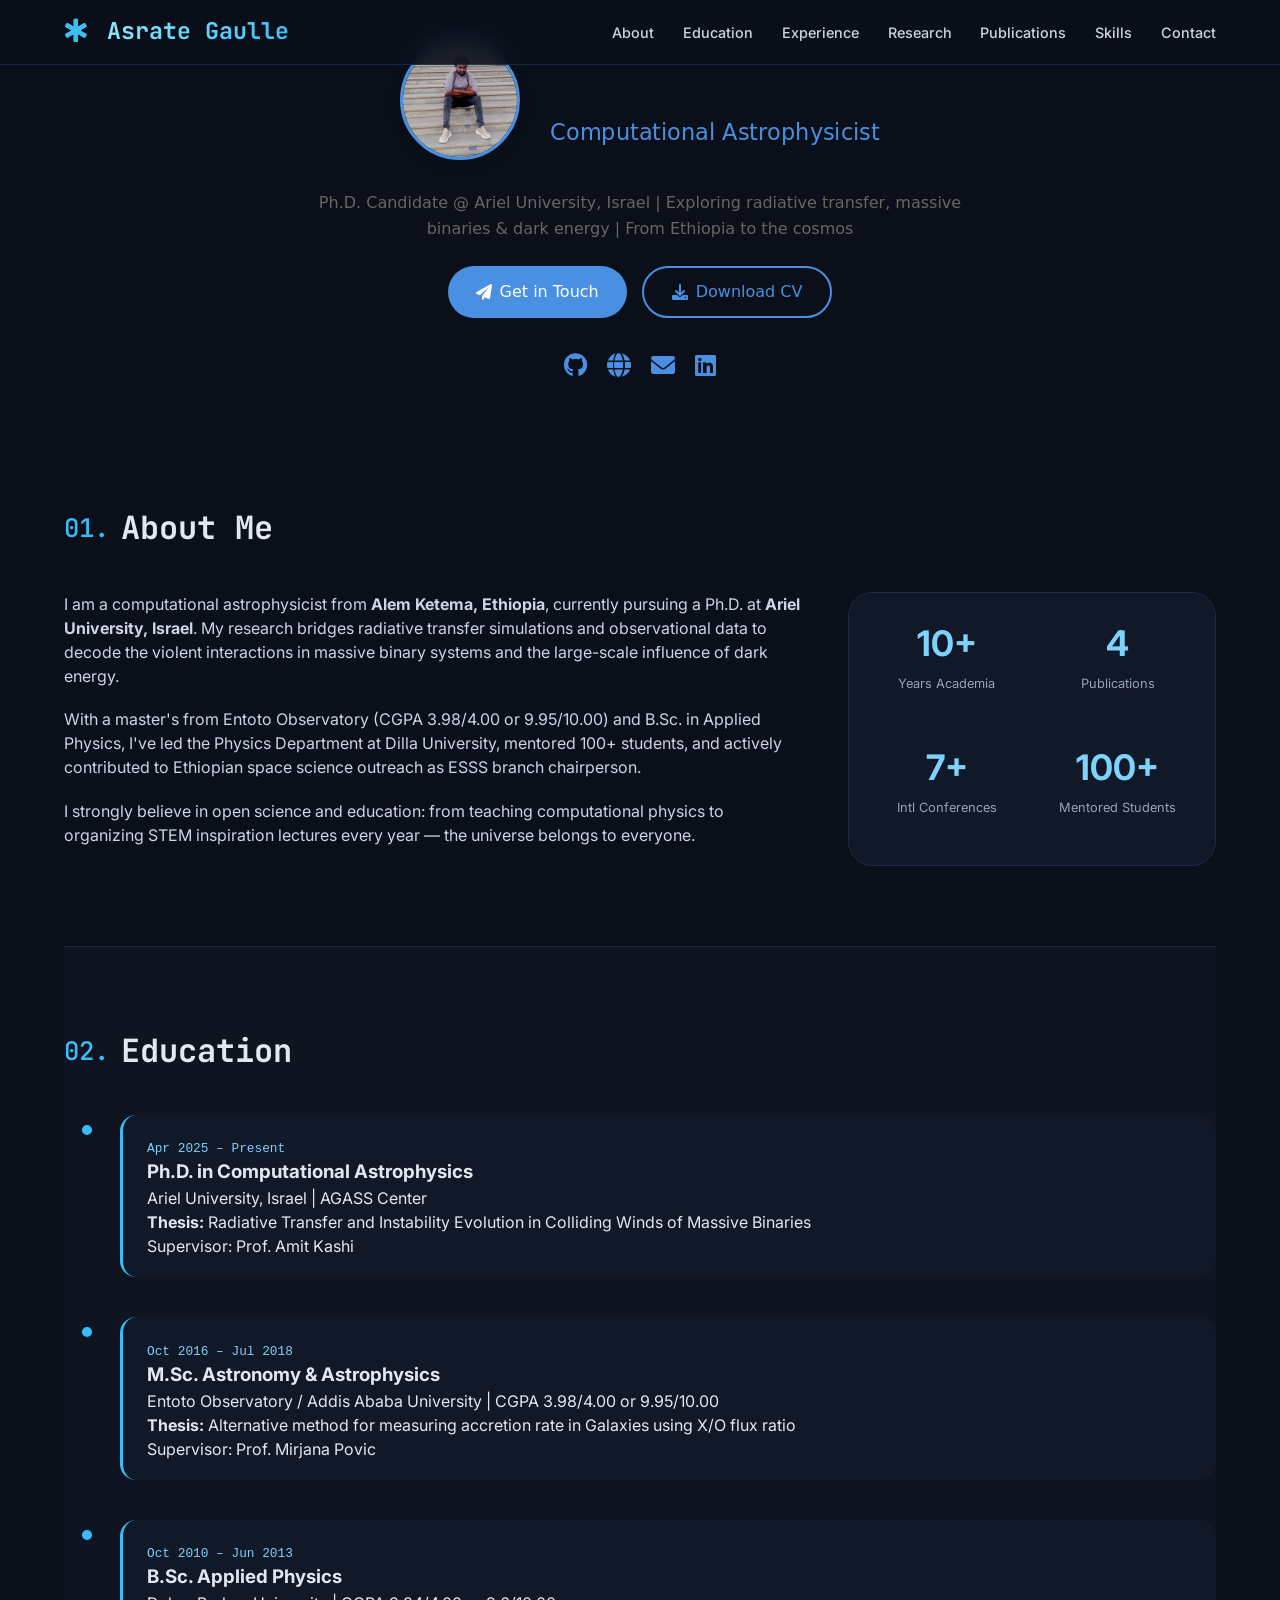
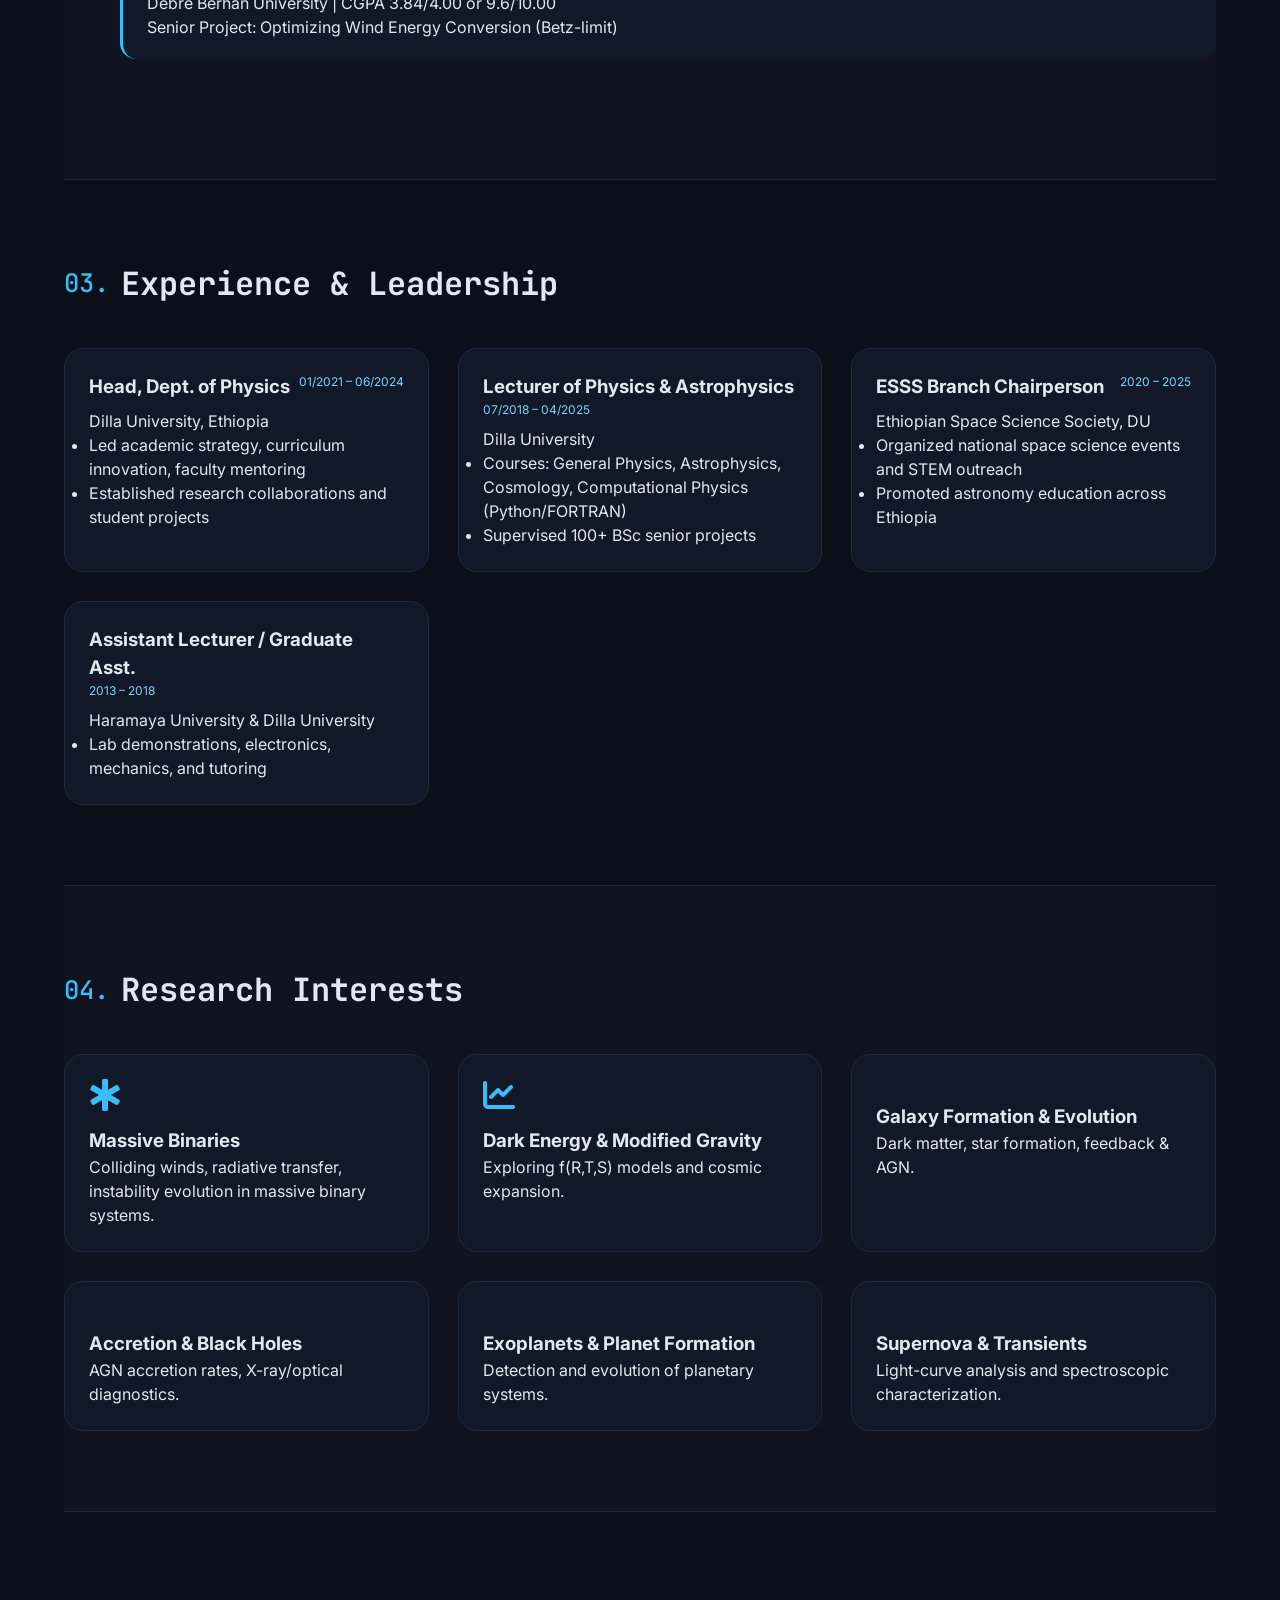
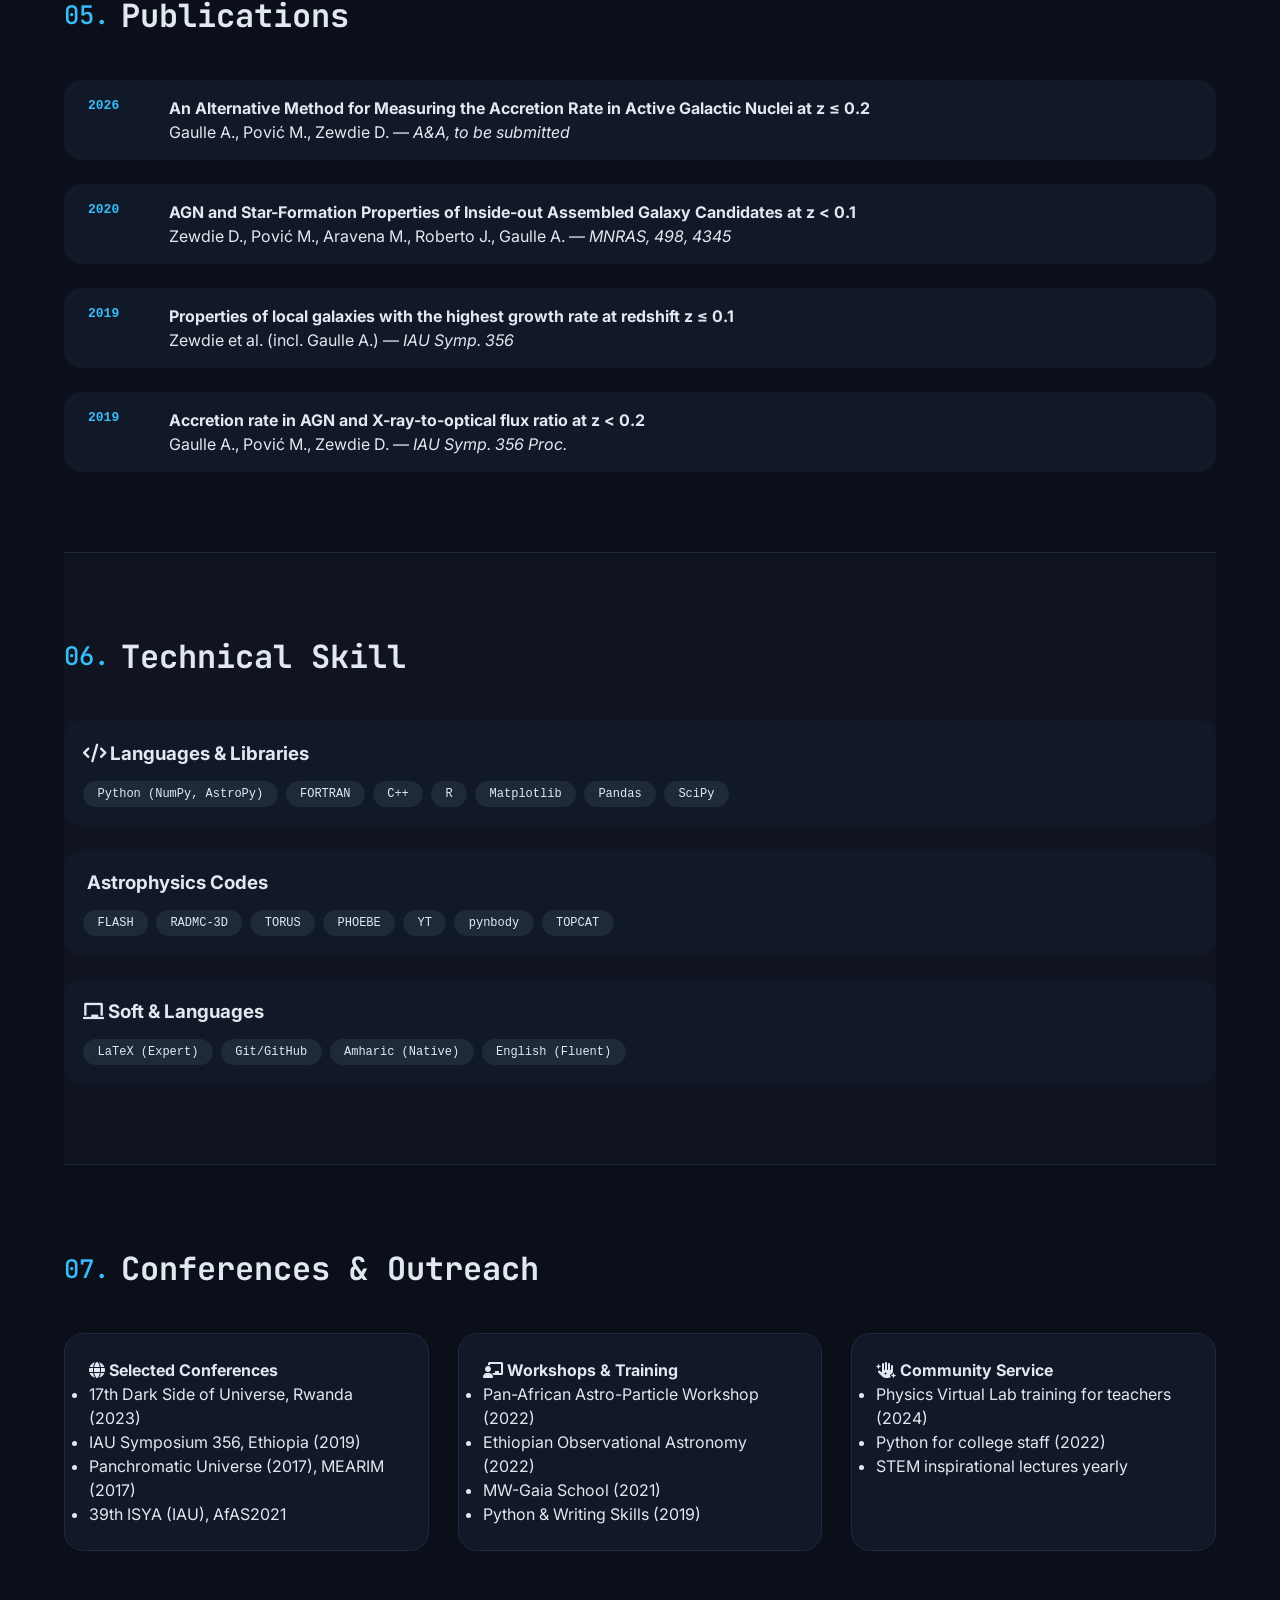
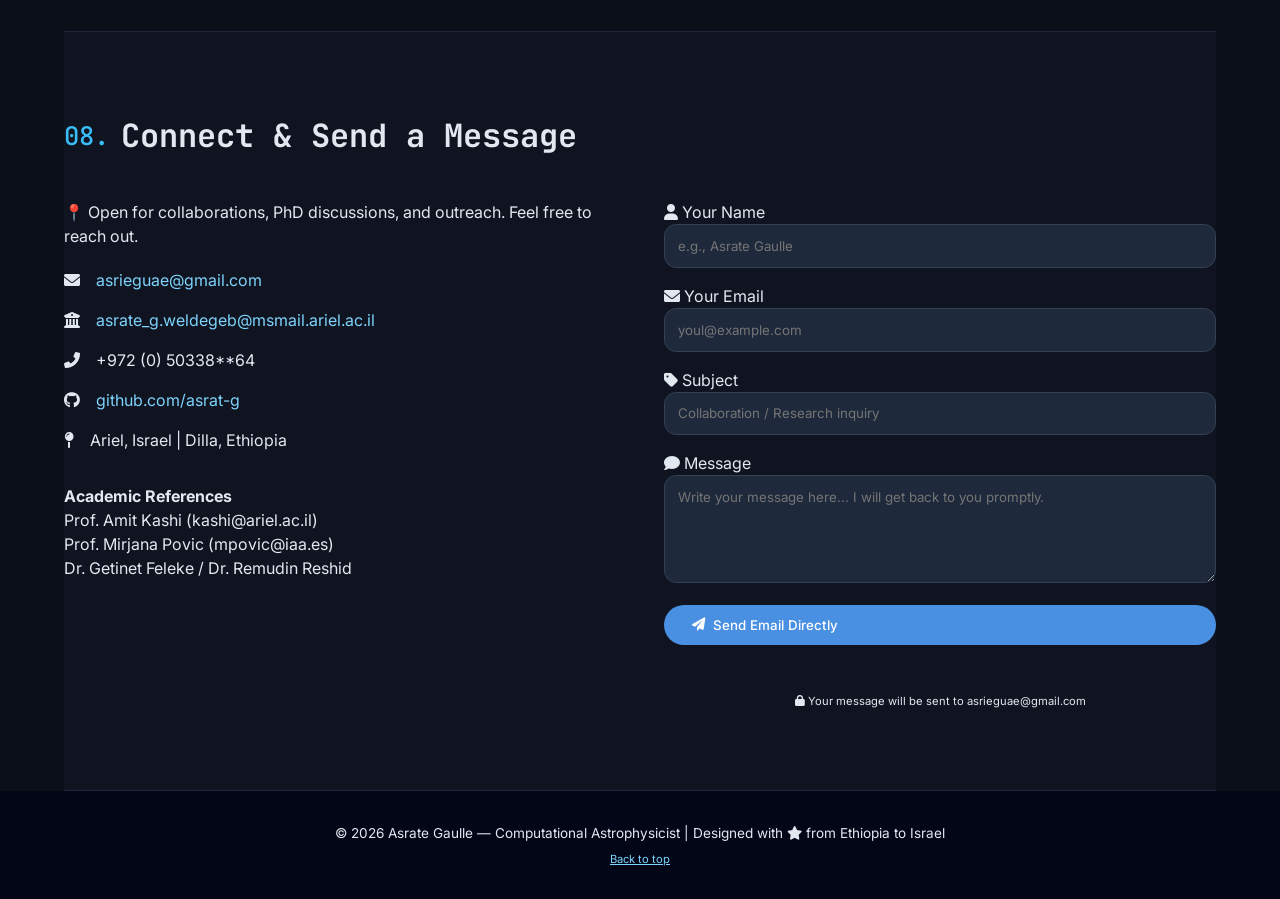
<file: index (Copy).html>
<!DOCTYPE html>
<html lang="en">
<head>
  <meta charset="UTF-8">
  <meta name="viewport" content="width=device-width, initial-scale=1.0, user-scalable=yes">
  <meta name="description" content="Asrate Gaulle - Computational Astrophysicist | Ph.D. Candidate at Ariel University, Israel. Research in CWBs, radiative transfer, dark energy & galaxy evolution.">

  <!-- REPLACE your current <title> with this -->
<title>Asrate Gaulle | Computational Astrophysicist | Ph.D. Candidate</title>
<meta name="description" content="The official website of Asrate Gaulle, a Computational Astrophysicist and Ph.D. candidate at Ariel University, Israel. Research on massive binaries, dark energy, and galaxy evolution.">

  <!-- Font Awesome 6 -->
  <link rel="stylesheet" href="https://cdnjs.cloudflare.com/ajax/libs/font-awesome/6.0.0-beta3/css/all.min.css">
  <!-- Google Fonts: Inter + JetBrains Mono -->
  <link href="https://fonts.googleapis.com/css2?family=Inter:opsz,wght@14..32,300;14..32,400;14..32,500;14..32,600;14..32,700&family=JetBrains+Mono:wght@400;500&display=swap" rel="stylesheet">

  <style>
    * {
      margin: 0;
      padding: 0;
      box-sizing: border-box;
    }

    body {
      font-family: 'Inter', sans-serif;
      background-color: #0a0f1a;
      color: #e2e8f0;
      line-height: 1.5;
      scroll-behavior: smooth;
    }

    ::-webkit-scrollbar { width: 8px; }
    ::-webkit-scrollbar-track { background: #141e2c; }
    ::-webkit-scrollbar-thumb { background: #2d4a6e; border-radius: 6px; }

    .container {
      max-width: 1200px;
      margin: 0 auto;
      padding: 0 24px;
    }

    /* navigation */
    .navbar {
      position: fixed;
      top: 0;
      width: 100%;
      background: rgba(10, 15, 26, 0.85);
      backdrop-filter: blur(12px);
      z-index: 1000;
      border-bottom: 1px solid rgba(56, 189, 248, 0.15);
    }
    .nav-container {
      max-width: 1200px;
      margin: 0 auto;
      padding: 0.9rem 24px;
      display: flex;
      justify-content: space-between;
      align-items: center;
      flex-wrap: wrap;
    }
    .nav-logo {
      font-size: 1.45rem;
      font-weight: 700;
      font-family: 'JetBrains Mono', monospace;
      background: linear-gradient(135deg, #a5f3fc, #38bdf8);
      -webkit-background-clip: text;
      background-clip: text;
      color: transparent;
    }
    .nav-logo i { color: #38bdf8; margin-right: 6px; }
    .nav-menu { display: flex; gap: 1.8rem; list-style: none; }
    .nav-link { text-decoration: none; color: #cbd5e1; font-weight: 500; font-size: 0.9rem; transition: 0.2s; }
    .nav-link:hover { color: #7dd3fc; border-bottom: 2px solid #38bdf8; padding-bottom: 4px; }
    .hamburger { display: none; flex-direction: column; cursor: pointer; }
    .bar { width: 25px; height: 2px; background-color: #cbd5e1; margin: 3px 0; transition: 0.3s; }

    /* hero with image */
    .hero {
      min-height: 100vh;
      display: flex;
      align-items: center;
      padding: 6rem 0 3rem;
      background: radial-gradient(circle at 10% 30%, #0f172a, #020617);
    }
    .hero-grid {
      display: flex;
      flex-wrap: wrap;
      gap: 3rem;
      align-items: center;
      justify-content: space-between;
    }
    .hero-content { flex: 2; max-width: 700px; }
    .hero-greeting { font-size: 1rem; color: #7dd3fc; letter-spacing: 2px; margin-bottom: 1rem; font-weight: 500; }
    .hero-name { font-size: 3.8rem; font-weight: 800; background: linear-gradient(135deg, #f1f5f9, #94a3b8); -webkit-background-clip: text; background-clip: text; color: transparent; margin-bottom: 0.5rem; }
    .hero-title { font-size: 1.7rem; font-weight: 500; color: #38bdf8; margin-bottom: 1rem; }
    .hero-subtitle { font-size: 1.1rem; color: #94a3b8; margin-bottom: 2rem; line-height: 1.6; }
    .hero-cta { display: flex; gap: 1rem; flex-wrap: wrap; margin-bottom: 2rem; }
    .btn { padding: 0.75rem 1.8rem; border-radius: 40px; font-weight: 600; text-decoration: none; transition: 0.2s; display: inline-flex; align-items: center; gap: 8px; cursor: pointer; border: none; font-family: inherit; }
    .btn-primary { background: #0f3b5c; color: white; border: 1px solid #2c5f8a; }
    .btn-primary:hover { background: #1e4a76; transform: translateY(-2px); }
    .btn-secondary { background: transparent; border: 1px solid #38bdf8; color: #38bdf8; }
    .btn-secondary:hover { background: #38bdf822; transform: translateY(-2px); }
    .social-links { display: flex; gap: 1.5rem; }
    .social-links a { color: #94a3b8; font-size: 1.5rem; transition: 0.2s; }
    .social-links a:hover { color: #7dd3fc; transform: translateY(-3px); }
    .hero-image { flex: 1; text-align: center; }
    .image-frame { background: linear-gradient(145deg, #1e2a3a, #0f172a); border-radius: 2rem; padding: 0.6rem; box-shadow: 0 20px 35px -12px rgba(0,0,0,0.5); border: 1px solid #38bdf855; }
    .hero-image img { width: 100%; max-width: 280px; border-radius: 1.5rem; object-fit: cover; transition: transform 0.3s; }

    /* sections */
    .section { padding: 5rem 0; border-bottom: 1px solid #1e293b; }
    .section-alt { background: #0f1420; }
    .section-title { font-size: 2rem; font-weight: 700; margin-bottom: 2.5rem; display: flex; align-items: center; gap: 12px; font-family: 'JetBrains Mono', monospace; }
    .section-number { color: #38bdf8; font-size: 1.6rem; font-weight: 500; }

    .about-grid { display: grid; grid-template-columns: 2fr 1fr; gap: 3rem; }
    .about-text p { margin-bottom: 1.2rem; color: #cbd5e6; }
    .about-stats { display: grid; grid-template-columns: repeat(2, 1fr); gap: 1.5rem; background: #111827; padding: 1.5rem; border-radius: 1.5rem; border: 1px solid #1f2a3e; }
    .stat-item { text-align: center; }
    .stat-value { font-size: 2.2rem; font-weight: 700; color: #7dd3fc; display: block; }
    .stat-label { font-size: 0.8rem; color: #94a3b8; }

    .timeline { position: relative; padding-left: 1.5rem; }
    .timeline-item { position: relative; margin-bottom: 2.5rem; padding-left: 2rem; }
    .timeline-dot { position: absolute; left: -8px; top: 8px; width: 14px; height: 14px; background: #38bdf8; border-radius: 50%; border: 2px solid #0f172a; }
    .timeline-content { background: #111827; padding: 1.2rem 1.5rem; border-radius: 1rem; border-left: 3px solid #38bdf8; }
    .timeline-date { font-size: 0.8rem; color: #7dd3fc; font-family: monospace; }

    .experience-grid, .research-grid, .conf-grid { display: grid; grid-template-columns: repeat(auto-fill, minmax(320px, 1fr)); gap: 1.8rem; }
    .experience-card, .research-card, .conf-card { background: #111827; padding: 1.5rem; border-radius: 1.2rem; border: 1px solid #1f2a3e; transition: 0.2s; }
    .experience-card:hover, .research-card:hover { border-color: #2c5f8a; transform: translateY(-4px); }
    .experience-header { display: flex; justify-content: space-between; flex-wrap: wrap; margin-bottom: 0.5rem; }
    .experience-date { font-size: 0.75rem; color: #7dd3fc; }
    .research-card i { font-size: 2rem; color: #38bdf8; margin-bottom: 1rem; }

    .publications-list { display: flex; flex-direction: column; gap: 1.5rem; }
    .pub-item { display: flex; gap: 1rem; background: #111827; padding: 1rem 1.5rem; border-radius: 1rem; flex-wrap: wrap; }
    .pub-year { font-weight: 700; color: #38bdf8; min-width: 65px; font-family: monospace; }

    .skill-category { background: #111827; padding: 1.2rem; border-radius: 1rem; }
    .skill-tags { display: flex; flex-wrap: wrap; gap: 0.5rem; margin-top: 0.8rem; }
    .skill-tag { background: #1e2a3a; padding: 0.25rem 0.9rem; border-radius: 30px; font-size: 0.75rem; font-family: monospace; }

    /* contact form - fully functional email box */
    .contact-grid { display: grid; grid-template-columns: 1fr 1fr; gap: 3rem; }
    .contact-item { display: flex; align-items: center; gap: 1rem; margin-bottom: 1rem; }
    .contact-item a { color: #7dd3fc; text-decoration: none; }
    .contact-form .form-group { margin-bottom: 1rem; }
    .contact-form input, .contact-form textarea { width: 100%; padding: 0.8rem; background: #1e293b; border: 1px solid #334155; border-radius: 12px; color: white; font-family: inherit; }
    .contact-form input:focus, .contact-form textarea:focus { outline: none; border-color: #38bdf8; }
    .form-status { margin-top: 1rem; font-size: 0.85rem; padding: 0.5rem; border-radius: 8px; text-align: center; }
    footer { background: #020617; padding: 2rem; text-align: center; font-size: 0.85rem; }

    @media (max-width: 780px) {
      .nav-menu { display: none; flex-direction: column; background: #0f172ae6; width: 100%; padding: 1rem; }
      .nav-menu.active { display: flex; }
      .hamburger { display: flex; }
      .hero-name { font-size: 2.5rem; }
      .about-grid, .contact-grid { grid-template-columns: 1fr; }
      .hero-grid { flex-direction: column-reverse; text-align: center; }
      .hero-content { text-align: center; }
      .social-links { justify-content: center; }
    }
  </style>
</head>
<body>
  <nav class="navbar">
    <div class="nav-container">
      <a href="#" class="nav-logo"><i class="fas fa-star-of-life"></i> Asrate Gaulle</a>
      <ul class="nav-menu" id="navMenu">
        <li><a href="#about" class="nav-link">About</a></li>
        <li><a href="#education" class="nav-link">Education</a></li>
        <li><a href="#experience" class="nav-link">Experience</a></li>
        <li><a href="#research" class="nav-link">Research</a></li>
        <li><a href="#publications" class="nav-link">Publications</a></li>
        <li><a href="#skills" class="nav-link">Skills</a></li>
        <li><a href="#contact" class="nav-link">Contact</a></li>
      </ul>
      <div class="hamburger" id="hamburger"><span class="bar"></span><span class="bar"></span><span class="bar"></span></div>
    </div>
  </nav>

<div class="hero-section">
  <div class="hero-row">
    <!-- Small circular photo -->
    <div class="hero-photo">
      <img src="assets/images/Asrate_Gaulle.jpeg" alt="Asrate Gaulle">
    </div>

    <!-- Name and field container -->
    <div class="hero-text">
      <h1 class="hero-name" id="dropping-name"></h1>
      <h2 class="hero-title" id="dropping-title"></h2>
    </div>
  </div>

  <p class="hero-subtitle">Ph.D. Candidate @ Ariel University, Israel | Exploring radiative transfer, massive binaries & dark energy | From Ethiopia to the cosmos</p>

  <div class="hero-cta">
    <a href="#contact" class="btn btn-primary"><i class="fas fa-paper-plane"></i> Get in Touch</a>
    <a href="#" id="downloadCvBtn" class="btn btn-secondary"><i class="fas fa-download"></i> Download CV</a>
  </div>

  <div class="social-links">
    <a href="https://github.com/asrat-g" target="_blank"><i class="fab fa-github"></i></a>
    <a href="https://asrieguae.wixsite.com/site" target="_blank"><i class="fas fa-globe"></i></a>
    <a href="mailto:asrieguae@gmail.com"><i class="fas fa-envelope"></i></a>
    <a href="#" target="_blank"><i class="fab fa-linkedin"></i></a>
  </div>
</div>

<script>
function dropLetters(element, text, startDelay = 0) {
  if (!element) return;
  element.innerHTML = '';
  text.split('').forEach((char, index) => {
    const span = document.createElement('span');
    span.textContent = char === ' ' ? '\u00A0' : char;
    span.style.display = 'inline-block';
    span.style.opacity = '0';
    span.style.animation = `drop 0.4s ease forwards ${startDelay + index * 0.05}s`;
    element.appendChild(span);
  });
}

dropLetters(document.getElementById('dropping-name'), 'Asrate Gaulle', 0.2);
dropLetters(document.getElementById('dropping-title'), 'Computational Astrophysicist', 0.8);
</script>

<style>
@keyframes drop {
  0% { opacity: 0; transform: translateY(-50px) rotate(-10deg); }
  100% { opacity: 1; transform: translateY(0) rotate(0); }
}

.hero-row {
  display: flex;
  align-items: center;
  justify-content: center;
  gap: 30px;
  margin-bottom: 30px;
  flex-wrap: wrap;
}

.hero-photo {
  width: 120px;
  height: 120px;
  border-radius: 50%;
  overflow: hidden;
  border: 3px solid #4a90e2;
  box-shadow: 0 4px 15px rgba(0,0,0,0.1);
  flex-shrink: 0;
}

.hero-photo img {
  width: 100%;
  height: 100%;
  object-fit: cover;
}

.hero-text {
  text-align: left;
}

.hero-name {
  font-size: 2.5rem;
  margin: 0 0 5px 0;
  font-weight: bold;
}

.hero-title {
  font-size: 1.4rem;
  color: #4a90e2;
  margin: 0;
}

.hero-subtitle {
  font-size: 1rem;
  color: #666;
  text-align: center;
  max-width: 700px;
  margin: 0 auto 25px;
  line-height: 1.6;
}

.hero-cta {
  display: flex;
  gap: 15px;
  justify-content: center;
  margin-bottom: 30px;
  flex-wrap: wrap;
}

.btn {
  display: inline-flex;
  align-items: center;
  gap: 8px;
  padding: 12px 28px;
  border-radius: 30px;
  text-decoration: none;
  font-weight: 500;
  transition: all 0.3s ease;
}

.btn-primary {
  background: #4a90e2;
  color: white;
  border: none;
}

.btn-primary:hover {
  background: #357abd;
  transform: translateY(-2px);
}

.btn-secondary {
  background: transparent;
  color: #4a90e2;
  border: 2px solid #4a90e2;
}

.btn-secondary:hover {
  background: #4a90e2;
  color: white;
  transform: translateY(-2px);
}

.social-links {
  display: flex;
  gap: 20px;
  justify-content: center;
}

.social-links a {
  color: #4a90e2;
  font-size: 1.5rem;
  transition: all 0.3s ease;
}

.social-links a:hover {
  color: #357abd;
  transform: translateY(-3px);
}

.hero-section {
  text-align: center;
  font-family: system-ui, -apple-system, 'Segoe UI', Roboto, sans-serif;
  padding: 40px 20px;
  max-width: 900px;
  margin: 0 auto;
}

/* Responsive: stack vertically on mobile */
@media (max-width: 600px) {
  .hero-row {
    flex-direction: column;
    gap: 15px;
  }

  .hero-text {
    text-align: center;
  }

  .hero-name {
    font-size: 2rem;
  }

  .hero-title {
    font-size: 1.2rem;
  }

  .hero-photo {
    width: 100px;
    height: 100px;
  }

  .btn {
    padding: 8px 20px;
    font-size: 0.9rem;
  }
}
</style>
  </section>

  <div class="container">
    <section id="about" class="section">
      <h2 class="section-title"><span class="section-number">01.</span> About Me</h2>
      <div class="about-grid">
        <div class="about-text">
          <p>I am a computational astrophysicist from <strong>Alem Ketema, Ethiopia</strong>, currently pursuing a Ph.D. at <strong>Ariel University, Israel</strong>. My research bridges radiative transfer simulations and observational data to decode the violent interactions in massive binary systems and the large-scale influence of dark energy.</p>
          <p>With a master's from Entoto Observatory (CGPA 3.98/4.00 or 9.95/10.00) and B.Sc. in Applied Physics, I've led the Physics Department at Dilla University, mentored 100+ students, and actively contributed to Ethiopian space science outreach as ESSS branch chairperson.</p>
          <p>I strongly believe in open science and education: from teaching computational physics to organizing STEM inspiration lectures every year — the universe belongs to everyone.</p>
        </div>
        <div class="about-stats">
          <div class="stat-item"><span class="stat-value">10+</span><span class="stat-label">Years Academia</span></div>
          <div class="stat-item"><span class="stat-value">4</span><span class="stat-label">Publications</span></div>
          <div class="stat-item"><span class="stat-value">7+</span><span class="stat-label">Intl Conferences</span></div>
          <div class="stat-item"><span class="stat-value">100+</span><span class="stat-label">Mentored Students</span></div>
        </div>
      </div>
    </section>

    <section id="education" class="section section-alt">
      <h2 class="section-title"><span class="section-number">02.</span> Education</h2>
      <div class="timeline">
        <div class="timeline-item"><div class="timeline-dot"></div><div class="timeline-content"><span class="timeline-date">Apr 2025 – Present</span><h3>Ph.D. in Computational Astrophysics</h3><p class="institution">Ariel University, Israel | AGASS Center</p><p><strong>Thesis:</strong> Radiative Transfer and Instability Evolution in Colliding Winds of Massive Binaries</p><p>Supervisor: Prof. Amit Kashi</p></div></div>
        <div class="timeline-item"><div class="timeline-dot"></div><div class="timeline-content"><span class="timeline-date">Oct 2016 – Jul 2018</span><h3>M.Sc. Astronomy & Astrophysics</h3><p class="institution">Entoto Observatory / Addis Ababa University | CGPA 3.98/4.00 or 9.95/10.00</p><p><strong>Thesis:</strong> Alternative method for measuring accretion rate in Galaxies using X/O flux ratio </p><p>Supervisor: Prof. Mirjana Povic </p></div></div>
        <div class="timeline-item"><div class="timeline-dot"></div><div class="timeline-content"><span class="timeline-date">Oct 2010 – Jun 2013</span><h3>B.Sc. Applied Physics</h3><p class="institution">Debre Berhan University | CGPA 3.84/4.00 or 9.6/10.00</p><p>Senior Project: Optimizing Wind Energy Conversion (Betz-limit)</p></div></div>
      </div>
    </section>

    <section id="experience" class="section">
      <h2 class="section-title"><span class="section-number">03.</span> Experience & Leadership</h2>
      <div class="experience-grid">
        <div class="experience-card"><div class="experience-header"><h3>Head, Dept. of Physics</h3><span class="experience-date">01/2021 – 06/2024</span></div><p class="experience-org">Dilla University, Ethiopia</p><ul class="experience-list"><li>Led academic strategy, curriculum innovation, faculty mentoring</li><li>Established research collaborations and student projects</li></ul></div>
        <div class="experience-card"><div class="experience-header"><h3>Lecturer of Physics & Astrophysics</h3><span class="experience-date">07/2018 – 04/2025</span></div><p class="experience-org">Dilla University</p><ul class="experience-list"><li>Courses: General Physics, Astrophysics, Cosmology, Computational Physics (Python/FORTRAN)</li><li>Supervised 100+ BSc senior projects</li></ul></div>
        <div class="experience-card"><div class="experience-header"><h3>ESSS Branch Chairperson</h3><span class="experience-date">2020 – 2025</span></div><p class="experience-org">Ethiopian Space Science Society, DU</p><ul class="experience-list"><li>Organized national space science events and STEM outreach</li><li>Promoted astronomy education across Ethiopia</li></ul></div>
        <div class="experience-card"><div class="experience-header"><h3>Assistant Lecturer / Graduate Asst.</h3><span class="experience-date">2013 – 2018</span></div><p class="experience-org">Haramaya University & Dilla University</p><ul class="experience-list"><li>Lab demonstrations, electronics, mechanics, and tutoring</li></ul></div>
      </div>
    </section>

    <section id="research" class="section section-alt">
      <h2 class="section-title"><span class="section-number">04.</span> Research Interests</h2>
      <div class="research-grid">
        <div class="research-card"><i class="fas fa-star-of-life"></i><h3>Massive Binaries</h3><p>Colliding winds, radiative transfer, instability evolution in massive binary systems.</p></div>
        <div class="research-card"><i class="fas fa-chart-line"></i><h3>Dark Energy & Modified Gravity</h3><p>Exploring f(R,T,S) models and cosmic expansion.</p></div>
        <div class="research-card"><i class="fas fa-galaxy"></i><h3>Galaxy Formation & Evolution</h3><p>Dark matter, star formation, feedback & AGN.</p></div>
        <div class="research-card"><i class="fas fa-black-hole"></i><h3>Accretion & Black Holes</h3><p>AGN accretion rates, X-ray/optical diagnostics.</p></div>
        <div class="research-card"><i class="fas fa-planet-ringed"></i><h3>Exoplanets & Planet Formation</h3><p>Detection and evolution of planetary systems.</p></div>
        <div class="research-card"><i class="fas fa-supernova"></i><h3>Supernova & Transients</h3><p>Light-curve analysis and spectroscopic characterization.</p></div>
      </div>
    </section>

    <section id="publications" class="section">
      <h2 class="section-title"><span class="section-number">05.</span> Publications</h2>
      <div class="publications-list">
        <div class="pub-item"><span class="pub-year">2026</span><div class="pub-content"><h4>An Alternative Method for Measuring the Accretion Rate in Active Galactic Nuclei at z ≤ 0.2</h4><p>Gaulle A., Pović M., Zewdie D. — <em>A&A, to be submitted</em></p></div></div>
        <div class="pub-item"><span class="pub-year">2020</span><div class="pub-content"><h4>AGN and Star-Formation Properties of Inside-out Assembled Galaxy Candidates at z < 0.1</h4><p>Zewdie D., Pović M., Aravena M., Roberto J., Gaulle A. — <em>MNRAS, 498, 4345</em></p></div></div>
        <div class="pub-item"><span class="pub-year">2019</span><div class="pub-content"><h4>Properties of local galaxies with the highest growth rate at redshift z ≤ 0.1</h4><p>Zewdie et al. (incl. Gaulle A.) — <em>IAU Symp. 356</em></p></div></div>
        <div class="pub-item"><span class="pub-year">2019</span><div class="pub-content"><h4>Accretion rate in AGN and X-ray-to-optical flux ratio at z < 0.2</h4><p>Gaulle A., Pović M., Zewdie D. — <em>IAU Symp. 356 Proc.</em></p></div></div>
      </div>
    </section>

    <section id="skills" class="section section-alt">
      <h2 class="section-title"><span class="section-number">06.</span> Technical Skill</h2>
      <div style="display:grid; gap:1.5rem;">
        <div class="skill-category"><h3><i class="fas fa-code"></i> Languages & Libraries</h3><div class="skill-tags"><span class="skill-tag">Python (NumPy, AstroPy)</span><span class="skill-tag">FORTRAN</span><span class="skill-tag">C++</span><span class="skill-tag">R</span><span class="skill-tag">Matplotlib</span><span class="skill-tag">Pandas</span><span class="skill-tag">SciPy</span></div></div>
        <div class="skill-category"><h3><i class="fas fa-telescope"></i> Astrophysics Codes</h3><div class="skill-tags"><span class="skill-tag">FLASH</span><span class="skill-tag">RADMC-3D</span><span class="skill-tag">TORUS</span><span class="skill-tag">PHOEBE</span><span class="skill-tag">YT</span><span class="skill-tag">pynbody</span><span class="skill-tag">TOPCAT</span></div></div>
        <div class="skill-category"><h3><i class="fas fa-chalkboard"></i> Soft & Languages</h3><div class="skill-tags"><span class="skill-tag">LaTeX (Expert)</span><span class="skill-tag">Git/GitHub</span><span class="skill-tag">Amharic (Native)</span><span class="skill-tag">English (Fluent)</span></div></div>
      </div>
    </section>

    <section id="conferences" class="section">
      <h2 class="section-title"><span class="section-number">07.</span> Conferences & Outreach</h2>
      <div class="conf-grid">
        <div class="conf-card"><h4><i class="fas fa-globe"></i> Selected Conferences</h4><ul class="experience-list"><li>17th Dark Side of Universe, Rwanda (2023)</li><li>IAU Symposium 356, Ethiopia (2019)</li><li>Panchromatic Universe (2017), MEARIM (2017)</li><li>39th ISYA (IAU), AfAS2021</li></ul></div>
        <div class="conf-card"><h4><i class="fas fa-chalkboard-user"></i> Workshops & Training</h4><ul class="experience-list"><li>Pan-African Astro-Particle Workshop (2022)</li><li>Ethiopian Observational Astronomy (2022)</li><li>MW-Gaia School (2021)</li><li>Python & Writing Skills (2019)</li></ul></div>
        <div class="conf-card"><h4><i class="fas fa-hand-sparkles"></i> Community Service</h4><ul class="experience-list"><li>Physics Virtual Lab training for teachers (2024)</li><li>Python for college staff (2022)</li><li>STEM inspirational lectures yearly</li></ul></div>
      </div>
    </section>

    <!-- CONTACT SECTION WITH FULL EMAIL FORM (working email box) -->
    <section id="contact" class="section section-alt">
      <h2 class="section-title"><span class="section-number">08.</span> Connect & Send a Message</h2>
      <div class="contact-grid">
        <div>
          <p class="contact-intro" style="margin-bottom:1.2rem;">📍 Open for collaborations, PhD discussions, and outreach. Feel free to reach out.</p>
          <div class="contact-item"><i class="fas fa-envelope"></i><a href="mailto:asrieguae@gmail.com">asrieguae@gmail.com</a></div>
          <div class="contact-item"><i class="fas fa-university"></i><a href="mailto:asrate_g.weldegeb@msmail.ariel.ac.il">asrate_g.weldegeb@msmail.ariel.ac.il</a></div>
          <div class="contact-item"><i class="fas fa-phone-alt"></i><span>+972 (0) 50338**64</span></div>
          <div class="contact-item"><i class="fab fa-github"></i><a href="https://github.com/asrat-g">github.com/asrat-g</a></div>
          <div class="contact-item"><i class="fas fa-map-pin"></i><span>Ariel, Israel | Dilla, Ethiopia</span></div>
          <div style="margin-top: 2rem;"><strong>Academic References</strong><br>Prof. Amit Kashi (kashi@ariel.ac.il)<br>Prof. Mirjana Povic (mpovic@iaa.es)<br>Dr. Getinet Feleke / Dr. Remudin Reshid</div>
        </div>

        <!-- Functional email form (sends via mailto) -->
        <div>
          <form class="contact-form" id="directEmailForm">
            <div class="form-group"><label><i class="fas fa-user"></i> Your Name</label><input type="text" id="senderName" placeholder="e.g., Asrate Gaulle" required></div>
            <div class="form-group"><label><i class="fas fa-envelope"></i> Your Email</label><input type="email" id="senderEmail" placeholder="youl@example.com" required></div>
            <div class="form-group"><label><i class="fas fa-tag"></i> Subject</label><input type="text" id="emailSubject" placeholder="Collaboration / Research inquiry" required></div>
            <div class="form-group"><label><i class="fas fa-comment"></i> Message</label><textarea id="emailMessage" rows="5" placeholder="Write your message here... I will get back to you promptly." required></textarea></div>
            <button type="submit" class="btn btn-primary" style="width:100%;"><i class="fas fa-paper-plane"></i> Send Email Directly</button>
            <div id="formStatus" class="form-status"></div>
          </form>
          <p style="font-size:0.7rem; margin-top:1rem; text-align:center;"><i class="fas fa-lock"></i> Your message will be sent to asrieguae@gmail.com</p>
        </div>
      </div>
    </section>
  </div>

  <footer>
    <p>© 2026 Asrate Gaulle — Computational Astrophysicist | Designed with <i class="fas fa-star"></i> from Ethiopia to Israel</p>
    <p style="margin-top: 8px; font-size: 0.7rem;"><a href="#" style="color:#7dd3fc;">Back to top</a></p>
  </footer>

  <script>
    // Hamburger
    const hamburger = document.getElementById('hamburger');
    const navMenu = document.getElementById('navMenu');
    hamburger?.addEventListener('click', () => navMenu.classList.toggle('active'));

    // Download CV
    const downloadBtn = document.getElementById('downloadCvBtn');
    if(downloadBtn) {
      downloadBtn.addEventListener('click', (e) => {
        e.preventDefault();
        const cvContent = `Asrate Gaulle\nEmail: asrieguae@gmail.com\nPhD Computational Astrophysics, Ariel University\nResearch: Radiative transfer, massive binaries, dark energy.\nPublications: MNRAS 2020, IAU Symp 2019. Head of Physics Dilla University.`;
        const blob = new Blob([cvContent], {type: 'application/pdf'});
        const link = document.createElement('a');
        link.href = URL.createObjectURL(blob);
        link.download = 'Asrate_Gaulle.pdf';
        link.click();
        URL.revokeObjectURL(link.href);
      });
    }

    // EMAIL FORM: uses mailto with prefilled subject/body (opens default email client)
    const emailForm = document.getElementById('directEmailForm');
    const statusDiv = document.getElementById('formStatus');

    emailForm.addEventListener('submit', (e) => {
      e.preventDefault();
      const name = document.getElementById('senderName').value.trim();
      const userEmail = document.getElementById('senderEmail').value.trim();
      const subjectRaw = document.getElementById('emailSubject').value.trim();
      const message = document.getElementById('emailMessage').value.trim();

      if(!name || !userEmail || !subjectRaw || !message) {
        statusDiv.innerHTML = '<span style="color:#f97316;">⚠️ Please fill all fields.</span>';
        return;
      }

      // Compose email to Asrate
      const toEmail = "asrieguae@gmail.com";
      const subject = `[Portfolio] ${subjectRaw} from ${name}`;
      const body = `Name: ${name}\nSender Email: ${userEmail}\n\nMessage:\n${message}\n\n---\nSent from Asrate Gaulle's academic portfolio.`;
      const mailtoLink = `mailto:${toEmail}?subject=${encodeURIComponent(subject)}&body=${encodeURIComponent(body)}`;

      window.location.href = mailtoLink;
      statusDiv.innerHTML = '<span style="color:#4ade80;">✓ Opening your email client... Please send the message. Thank you!</span>';

      setTimeout(() => {
        statusDiv.innerHTML = '';
      }, 5000);
    });

    // smooth scroll
    document.querySelectorAll('a[href^="#"]').forEach(anchor => {
      anchor.addEventListener('click', function(e) {
        const target = document.querySelector(this.getAttribute('href'));
        if(target && this.getAttribute('href') !== '#') {
          e.preventDefault();
          target.scrollIntoView({ behavior: 'smooth' });
        }
      });
    });
  </script>
</body>
</html>
</file>
